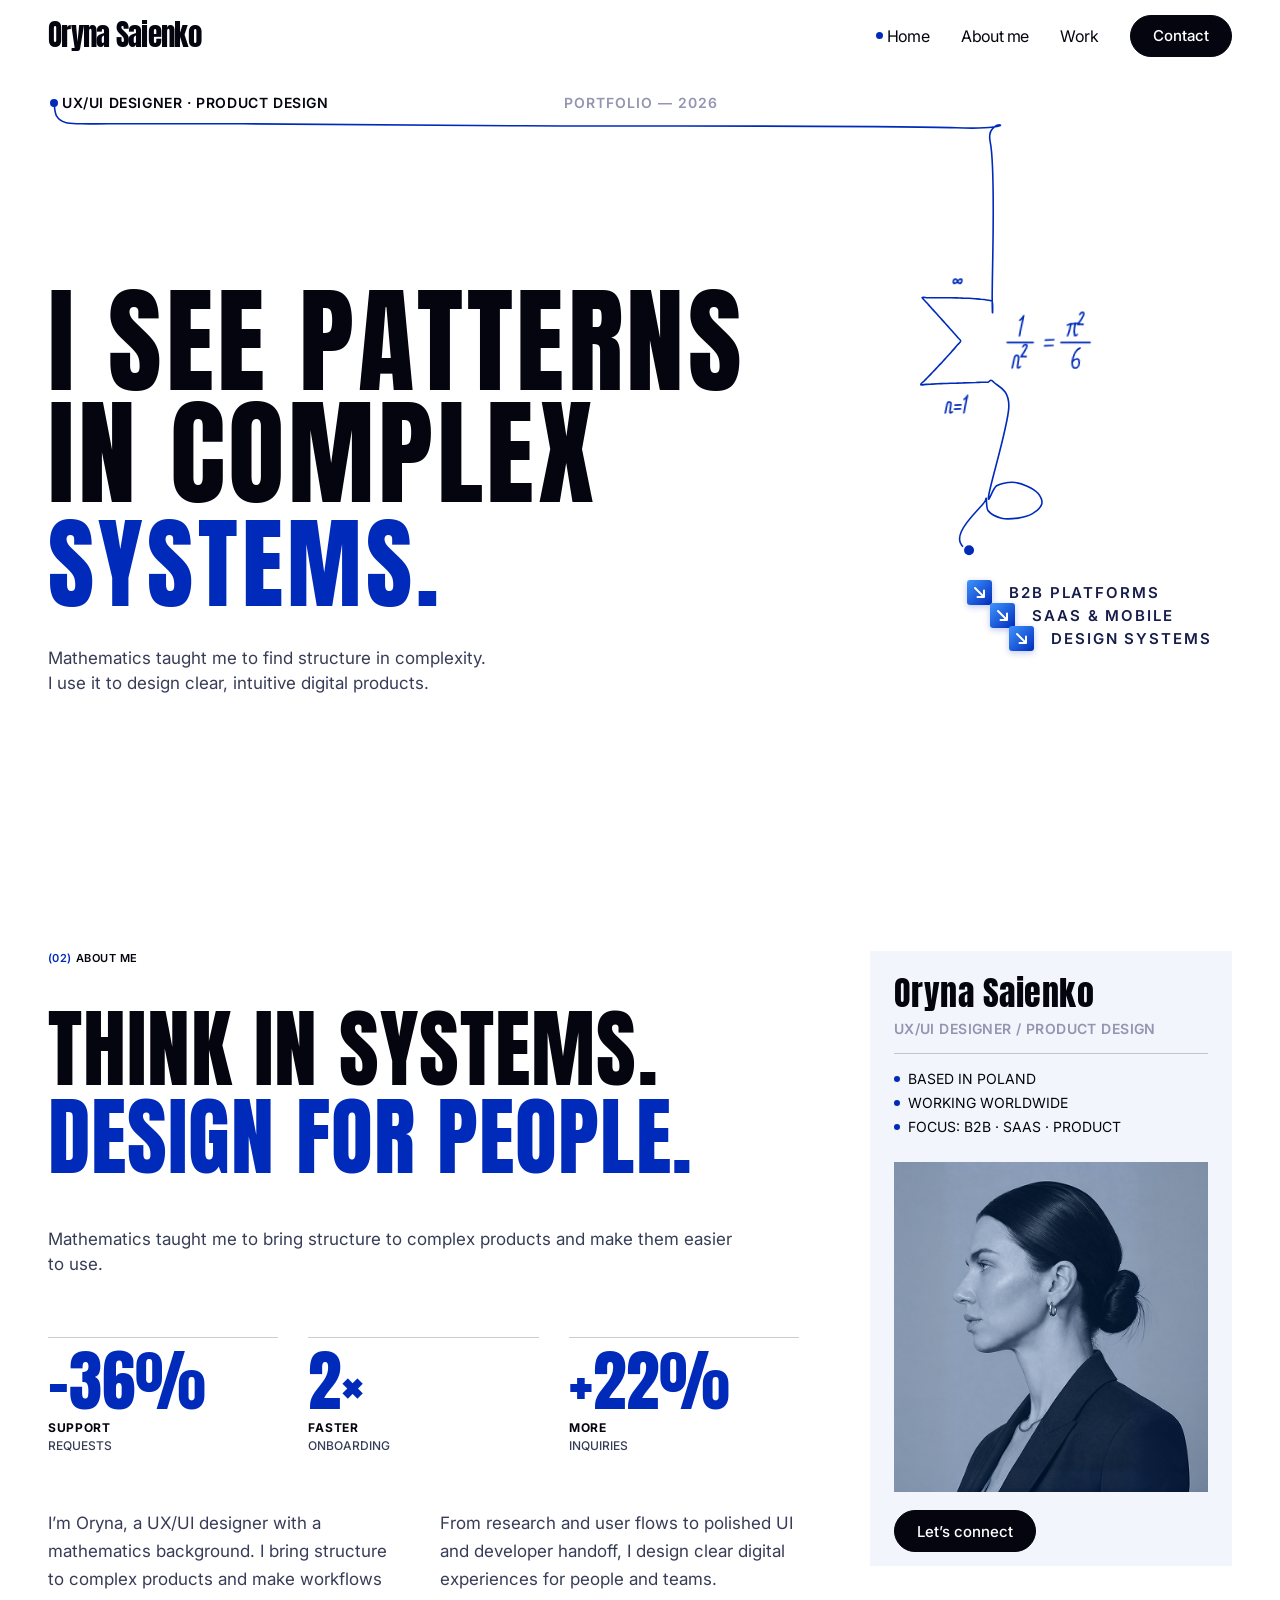
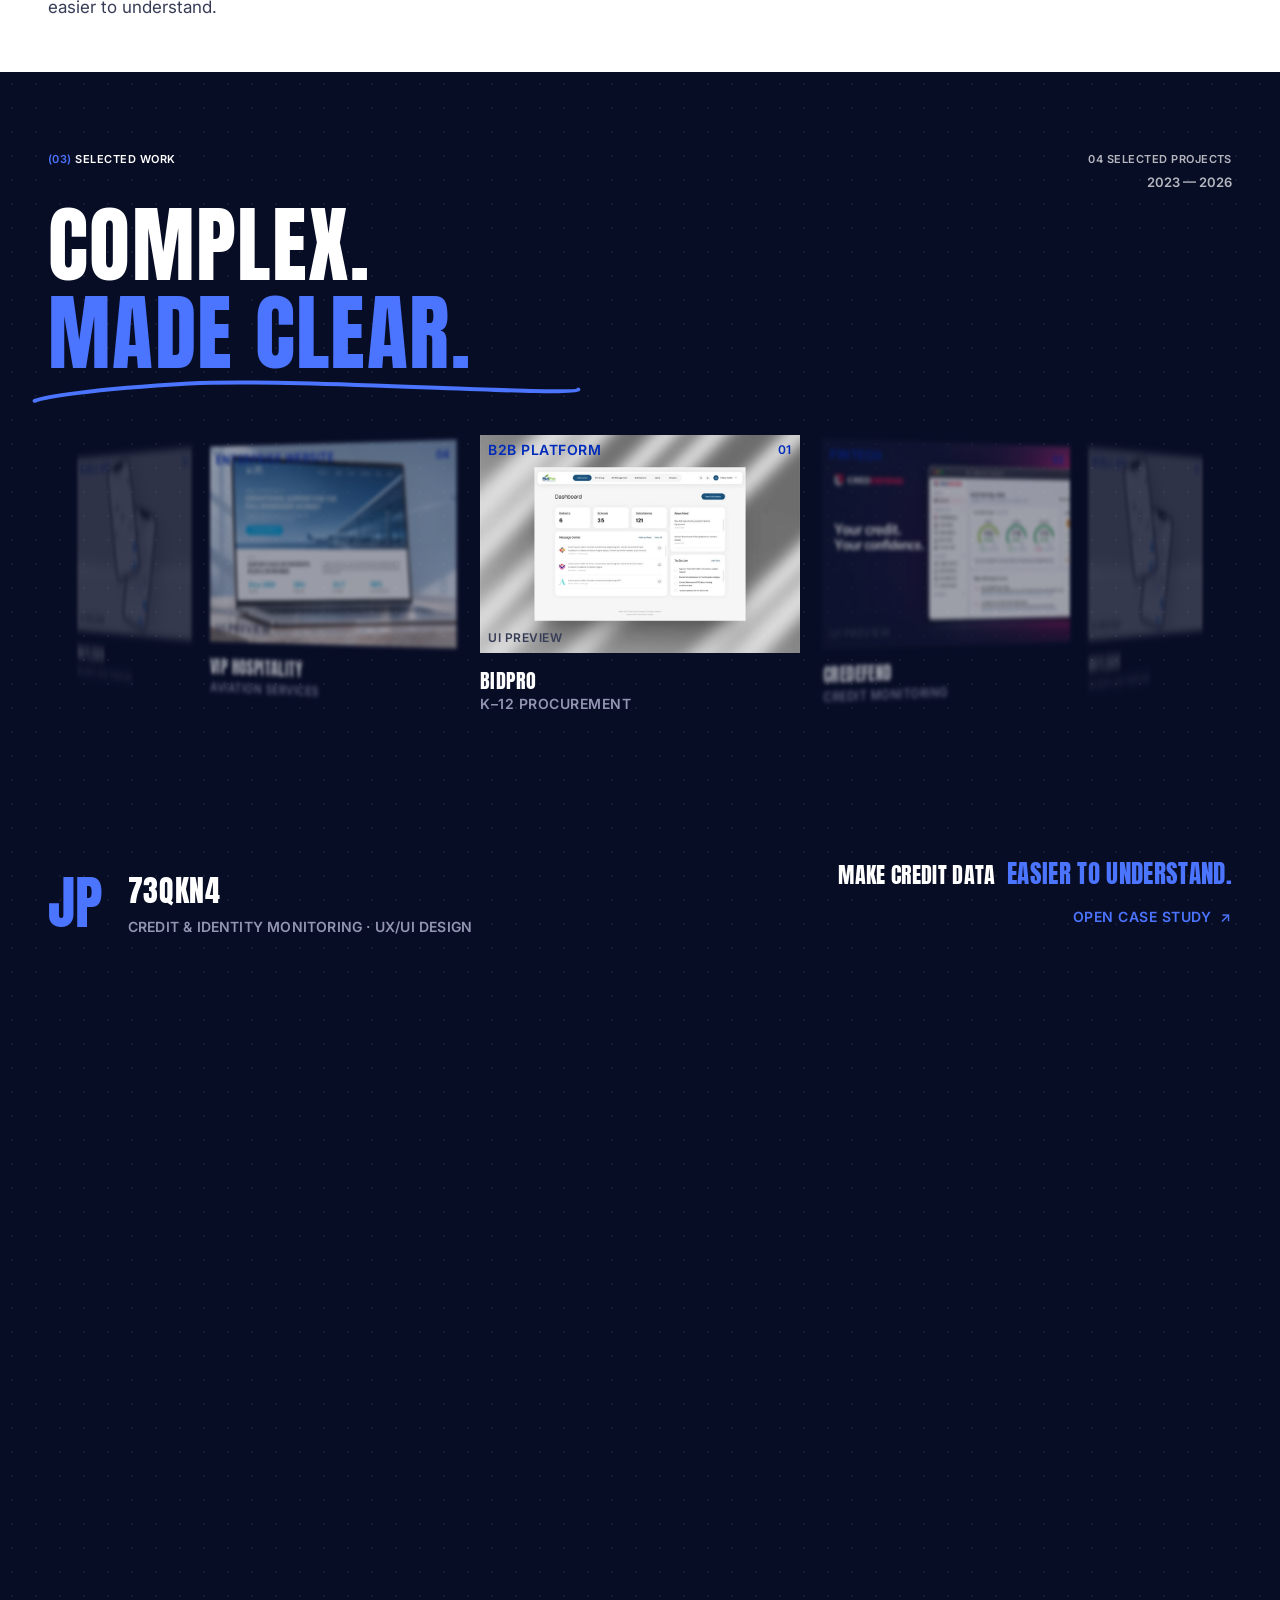
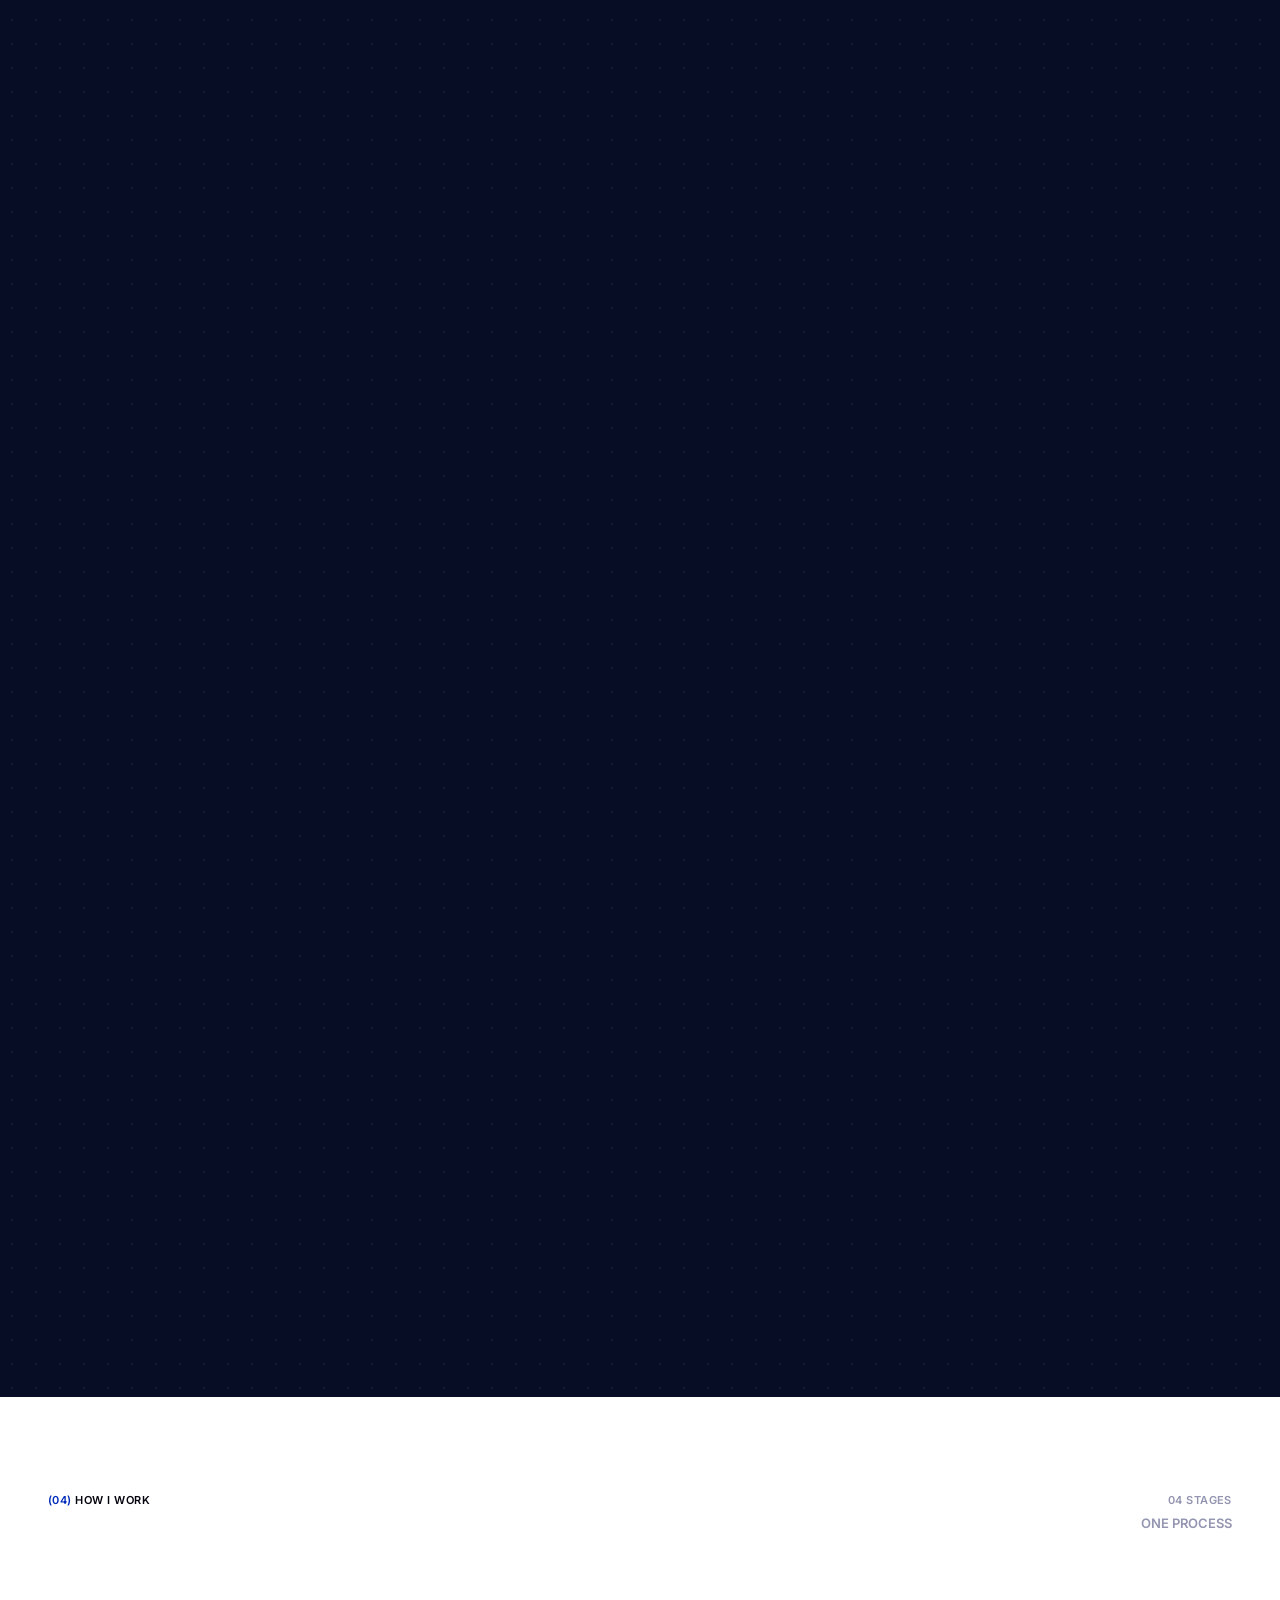
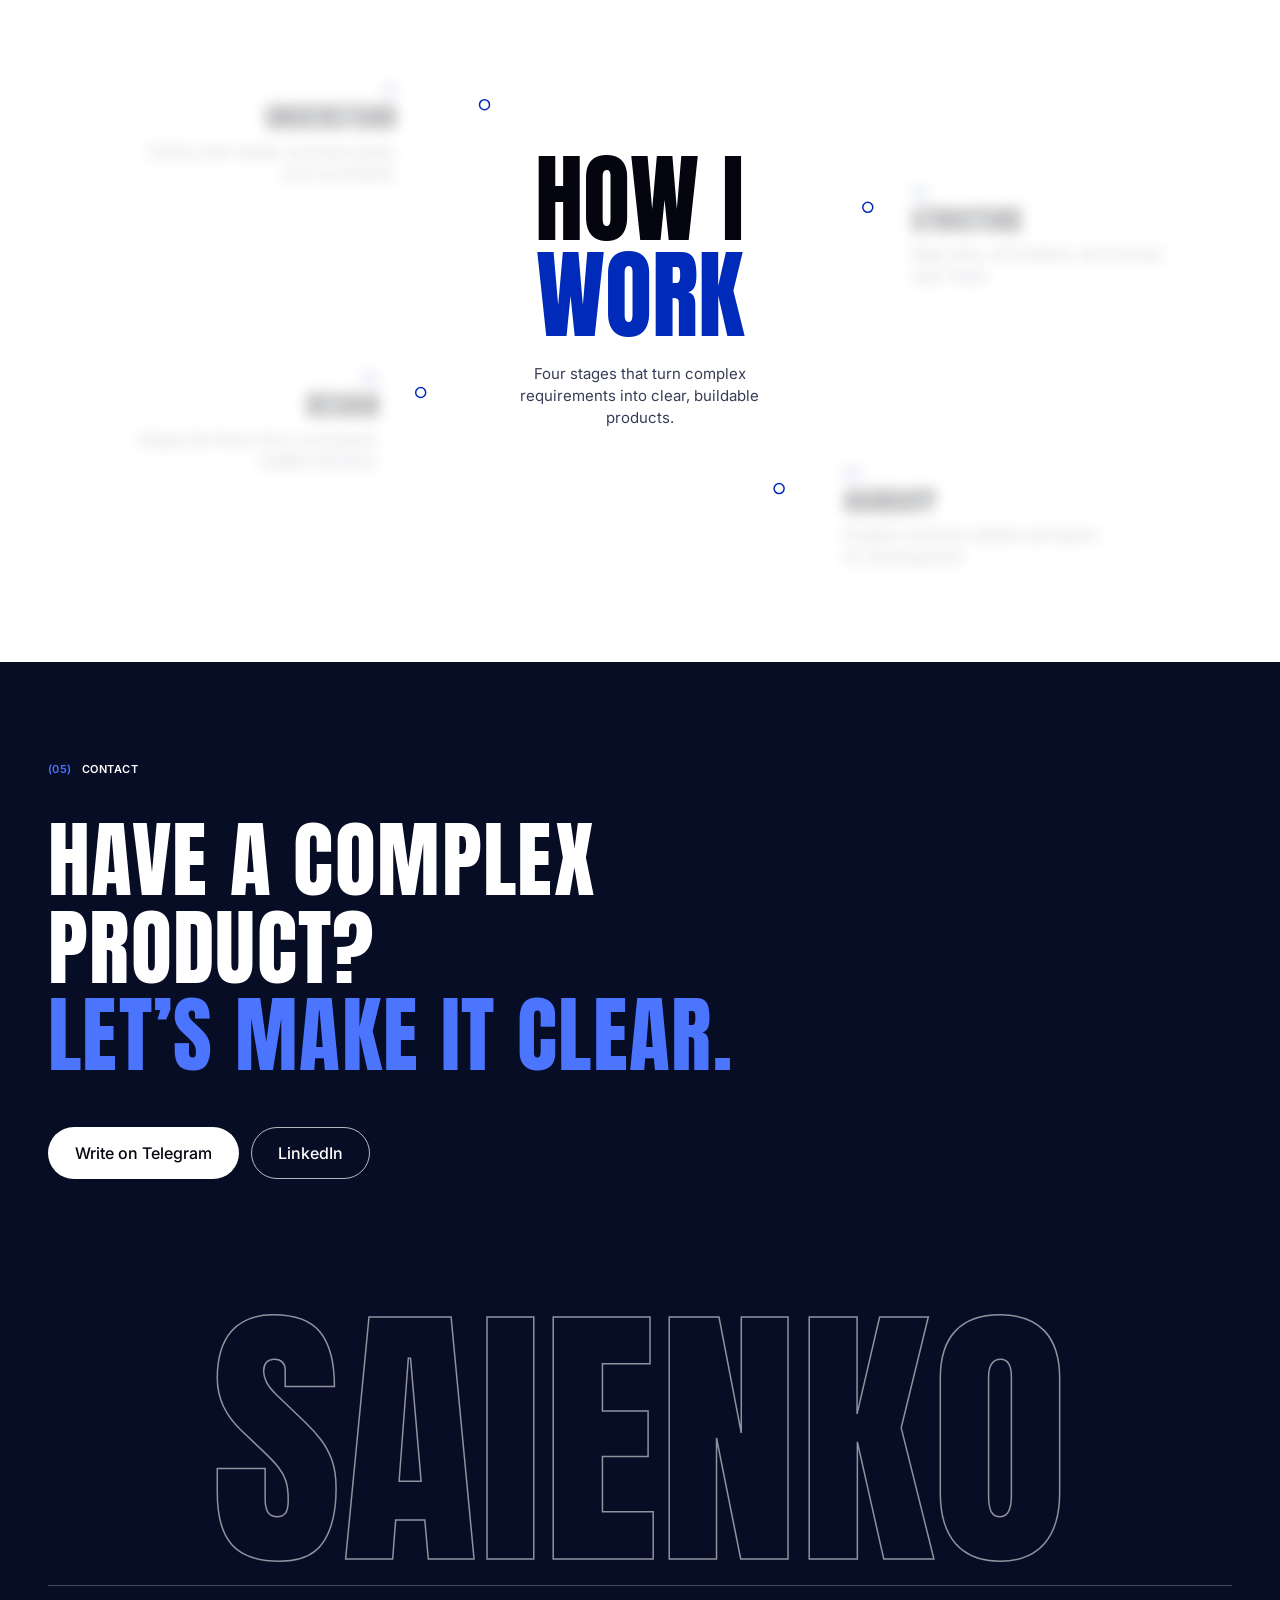
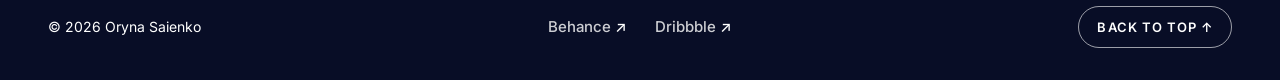
<file: index.html>
<!doctype html>
<html lang="en">
<head>
  <meta charset="utf-8">
  <meta name="viewport" content="width=device-width, initial-scale=1">
  <title>Oryna Saienko — Product Designer</title>
  <meta name="description" content="Oryna Saienko — UX/UI and Product Designer. Mathematics taught me to find structure in complexity; I use it to design clear, intuitive digital products.">
  <meta name="theme-color" content="#FFFFFF">
  <link rel="icon" href="assets/favicon-32.png" sizes="32x32" type="image/png">
  <link rel="icon" href="assets/favicon-192.png" sizes="192x192" type="image/png">
  <link rel="apple-touch-icon" href="assets/apple-touch-icon.png">
  <!-- link previews -->
  <meta property="og:type" content="website">
  <meta property="og:title" content="Oryna Saienko — Product Designer">
  <meta property="og:description" content="Oryna Saienko — UX/UI and Product Designer. Mathematics taught me to find structure in complexity; I use it to design clear, intuitive digital products.">
  <meta property="og:site_name" content="Oryna Saienko">
  <meta property="og:url" content="https://oryna-saienko.vercel.app/">
  <meta property="og:image" content="https://oryna-saienko.vercel.app/assets/og-image.png">
  <meta property="og:image:width" content="1200">
  <meta property="og:image:height" content="630">
  <meta property="og:image:alt" content="Oryna Saienko — I see patterns in complex systems.">
  <meta name="twitter:card" content="summary_large_image">

  <link rel="preconnect" href="https://fonts.googleapis.com">
  <link rel="preconnect" href="https://fonts.gstatic.com" crossorigin>
  <link href="https://fonts.googleapis.com/css2?family=Anton&family=Inter:wght@400;500;600&display=swap" rel="stylesheet">

  <link rel="stylesheet" href="css/style.css">
  <script>
    (function () {
      var d = document.documentElement;
      d.classList.add('js');
      // Loader on every visit, except with reduced motion
      try {
        if (!matchMedia('(prefers-reduced-motion: reduce)').matches) {
          d.classList.add('is-loading');
          // Safety net: never trap the page behind the loader
          setTimeout(function () {
            if (d.classList.contains('is-loading')) {
              d.classList.remove('is-loading');
              document.dispatchEvent(new Event('loader:done'));
            }
          }, 10000);
        }
      } catch (e) {}
    })();
  </script>
  <script src="js/math.js" defer></script>
  <script src="js/main.js" defer></script>
</head>
<body>
  <!-- ===== Loader: Poisson limit theorem, handwritten (js/math.js) ===== -->
  <div class="loader" data-loader aria-hidden="true">
    <div class="loader__bar">
      <span>Oryna Saienko™</span>
      <span>Product Designer</span>
    </div>
    <div class="loader__stage">
      <svg class="loader__svg" data-formula-svg></svg>
    </div>
    <div class="loader__bar loader__bar--bottom">
      <span class="loader__count"><span data-loader-count>1</span><small>%</small></span>
    </div>
  </div>

  <a class="skip-link" href="#main">Skip to content</a>

  <!-- Page-wide grid lines -->
  <div class="page-grid" aria-hidden="true"><div class="container page-grid__inner"></div></div>

  <!-- Scroll-drawn line: built by js/math.js -->
  <svg class="scribble" aria-hidden="true" data-scribble></svg>

  <!-- ===== Navigation ===== -->
  <header class="site-header" data-header>
    <div class="container site-header__inner">
      <a class="logo" href="#top" aria-label="Oryna Saienko — home">
        Oryna Saienko
      </a>

      <nav class="nav" id="site-nav" aria-label="Main" data-nav>
        <ul class="nav__list">
          <li><a class="nav__link is-current" href="#top" aria-current="page">Home</a></li>
          <li><a class="nav__link" href="#about">About me</a></li>
          <li><a class="nav__link" href="#work">Work</a></li>
          <li>
            <a class="nav__link nav__link--circled" href="#contact">
              Contact
            </a>
          </li>
        </ul>
      </nav>

      <button class="nav-toggle" type="button" aria-controls="site-nav" aria-expanded="false" data-nav-toggle>
        <span class="visually-hidden">Menu</span>
        <span class="nav-toggle__bar" aria-hidden="true"></span>
        <span class="nav-toggle__bar" aria-hidden="true"></span>
      </button>
    </div>
  </header>

  <main id="main">
    <!-- ===== Hero ===== -->
    <section class="hero" id="top" aria-labelledby="hero-title">
      <div class="container hero__meta" data-reveal style="--i:0">
        <p class="eyebrow"><span class="eyebrow__dot" aria-hidden="true" data-scribble-start></span>UX/UI Designer · Product Design</p>
        <p class="hero__meta-item">Portfolio — 2026</p>
      </div>

      <div class="container hero__body">
        <div class="hero__display">
          <!-- Letters are split into spans by js/main.js for the hover stretch -->
          <h1 class="hero__title" id="hero-title" data-letters>
            <span class="hero__line">I see patterns</span>
            <span class="hero__line">in complex</span>
            <span class="hero__line hero__line--accent">systems.</span>
          </h1>

          <!-- The scroll line writes ∑ 1/n² = π²/6 here (js/math.js) -->
          <span class="hero__formula" aria-hidden="true" data-hero-glyph data-glyph="sigma" data-label="basel" data-scale="1.9"></span>

          <!-- The scroll line ends on the first tile (js/math.js) -->
          <ul class="hero__focus" aria-label="Focus areas">
            <li data-scribble-target><span class="hero__tile" aria-hidden="true"><svg viewBox="0 0 25 25"><path d="M8 8l9 9M17 10.5V17h-6.5"/></svg></span>B2B platforms</li>
            <li><span class="hero__tile" aria-hidden="true"><svg viewBox="0 0 25 25"><path d="M8 8l9 9M17 10.5V17h-6.5"/></svg></span>SaaS &amp; mobile</li>
            <li><span class="hero__tile" aria-hidden="true"><svg viewBox="0 0 25 25"><path d="M8 8l9 9M17 10.5V17h-6.5"/></svg></span>Design systems</li>
          </ul>
        </div>

        <p class="hero__lead" data-reveal style="--i:2">
          Mathematics taught me to find structure in complexity.<br>
          I use it to design clear, intuitive digital products.
        </p>
      </div>
    </section>

    <!-- ===== About ===== -->
    <section class="about" id="about" aria-labelledby="about-title">
      <div class="container about__grid">
        <div class="about__main">
          <div class="about__label">
            <p class="about__index">(02)<span>About me</span></p>
          </div>

          <!-- the scroll line underlines the second line (js/math.js) -->
          <h2 class="about__title" id="about-title">
            <span class="about__title-line">Think in systems.</span>
            <span class="about__title-line about__title-line--accent" data-scribble-underline>Design for people.</span>
          </h2>

          <p class="about__lead">Mathematics taught me to bring structure to complex products and make them easier to use.</p>

          <ul class="about__stats">
            <!-- numbers count up when they scroll into view (js/main.js) -->
            <li><strong data-count="36" data-prefix="−" data-suffix="%">−36%</strong><span><b>Support</b>requests</span></li>
            <li><strong data-count="2" data-suffix="×">2×</strong><span><b>Faster</b>onboarding</span></li>
            <li data-scribble-circle><strong data-count="22" data-prefix="+" data-suffix="%">+22%</strong><span><b>More</b>inquiries</span></li>
          </ul>

          <div class="about__text">
            <p>I’m Oryna, a UX/UI designer with a mathematics background. I bring structure to complex products and make workflows easier to understand.</p>
            <p>From research and user flows to polished UI and developer handoff, I design clear digital experiences for people and teams.</p>
          </div>
        </div>

        <aside class="profile" aria-label="Profile">
          <p class="profile__name">Oryna Saienko</p>
          <p class="profile__role">UX/UI Designer / Product Design</p>
          <ul class="profile__facts">
            <li>Based in Poland</li>
            <li>Working worldwide</li>
            <li>Focus: B2B · SaaS · Product</li>
          </ul>

          <!-- Halftone lens: a 160px circle under the cursor shows the dotted version -->
          <figure class="profile__photo" data-lens>
            <img src="assets/img/portrait.png" width="382" height="401" alt="Portrait of Oryna Saienko in profile" loading="lazy">
            <img class="profile__photo-dots" src="assets/img/portrait-halftone.png" width="382" height="401" alt="" aria-hidden="true" loading="lazy">
            <span class="profile__lens" aria-hidden="true"></span>
          </figure>

          <a class="profile__connect" href="#contact">
            Let’s connect
          </a>
        </aside>
      </div>
    </section>

    <!-- ===== Selected work =====
         Desktop: the stage pins while you scroll and the cards turn like a drum
         (js/main.js). Phones: a plain swipeable row. -->
    <section class="work" id="work" aria-labelledby="work-title" data-dark data-work>
      <div class="work__stage">
        <div class="container work__inner">
          <div class="work__top">
            <p class="work__label"><span>(03)</span> Selected work</p>
            <p class="work__count">04 selected projects<span>2023 — 2026</span></p>
          </div>

          <h2 class="work__title" id="work-title">
            <span>Complex.</span>
            <span class="work__title-accent">Made clear.</span>
            <svg class="work__underline" viewBox="0 0 648.5 28.8" preserveAspectRatio="none" aria-hidden="true">
              <path d="M.8 27C11.1 22.5 62.2 11.4 184.7 3.5 307.3-4.4 640.2 21.8 646.8 11.8"/>
            </svg>
          </h2>

          <ul class="work__cards" data-work-cards>
            <li class="work-card" data-project='{"num":"01","name":"BIDPRO","scope":"Procurement • Workflows • Enterprise","lead":"From complex workflows","accent":"to clear experiences.","href":"case-studies/bidpro.html"}'>
              <a class="work-card__link" href="case-studies/bidpro.html" aria-label="BIDPRO — K–12 procurement case study">
                <span class="work-card__preview">
                  <img src="assets/img/work/bidpro.jpg" alt="" width="900" height="720" loading="lazy">
                  <span class="work-card__tag">B2B platform<span>01</span></span>
                  <span class="work-card__note">UI preview</span>
                </span>
                <span class="work-card__title">BIDPRO</span>
                <span class="work-card__detail">K–12 procurement</span>
              </a>
            </li>
            <li class="work-card" data-project='{"num":"02","name":"CREDEFEND","scope":"Credit &amp; identity monitoring · UX/UI design","lead":"Make credit data","accent":"easier to understand.","href":"case-studies/credefend.html"}'>
              <a class="work-card__link" href="case-studies/credefend.html" aria-label="CREDEFEND — credit monitoring case study">
                <span class="work-card__preview">
                  <img class="is-left" src="assets/img/work/credefend.jpg" alt="" width="900" height="507" loading="lazy">
                  <span class="work-card__tag">Fintech<span>02</span></span>
                  <span class="work-card__note">UI preview</span>
                </span>
                <span class="work-card__title">CREDEFEND</span>
                <span class="work-card__detail">Credit monitoring</span>
              </a>
            </li>
            <li class="work-card" data-project='{"num":"03","name":"WAYLEADR","scope":"Workplace parking · Mobile app","lead":"A better way to","accent":"park at work.","href":"case-studies/wayleadr.html"}'>
              <a class="work-card__link" href="case-studies/wayleadr.html" aria-label="WAYLEADR — AI parking assistant case study">
                <span class="work-card__preview">
                  <img src="assets/img/work/wayleadr.jpg" alt="" width="900" height="716" loading="lazy">
                  <span class="work-card__tag">Mobile app<span>03</span></span>
                  <span class="work-card__note">UI preview</span>
                </span>
                <span class="work-card__title">WAYLEADR</span>
                <span class="work-card__detail">Workplace parking</span>
              </a>
            </li>
            <li class="work-card" data-project='{"num":"04","name":"VIP HOSPITALITY","scope":"Aviation services · Website redesign","lead":"The people behind","accent":"better airport experiences.","href":"case-studies/vip-hospitality.html"}'>
              <a class="work-card__link" href="case-studies/vip-hospitality.html" aria-label="VIP Hospitality — aviation support website case study">
                <span class="work-card__preview">
                  <img src="assets/img/work/vip-hospitality.jpg" alt="" width="900" height="507" loading="lazy">
                  <span class="work-card__tag">Enterprise website<span>04</span></span>
                  <span class="work-card__note">UI preview</span>
                </span>
                <span class="work-card__title">VIP HOSPITALITY</span>
                <span class="work-card__detail">Aviation services</span>
              </a>
            </li>
          </ul>

          <!-- the project in front; text swaps (with a scramble) as the cards turn -->
          <div class="work__featured" aria-live="polite">
            <div class="work__meta">
              <p class="work__num" data-work-num>01</p>
              <div>
                <p class="work__name" data-work-name>BIDPRO</p>
                <p class="work__scope" data-work-scope>Procurement • Workflows • Enterprise</p>
              </div>
            </div>
            <div class="work__statement">
              <p class="work__headline"><span data-work-lead>From complex workflows</span> <span class="work__headline-accent" data-work-accent>to clear experiences.</span></p>
              <a class="work__case" href="case-studies/bidpro.html" data-work-link>Open case study&nbsp;&nbsp;↗</a>
            </div>
          </div>
        </div>
      </div>
    </section>

    <!-- ===== How I work =====
         The scroll line comes in at the top of the ring and draws its left half
         (js/math.js); the right half is drawn in step with it (js/main.js).
         Each stage sharpens out of a blur as the line reaches its node. -->
    <section class="how" id="process" aria-labelledby="how-title" data-how>
      <div class="container">
        <div class="how__top">
          <p class="how__label"><span>(04)</span> How I work</p>
          <p class="how__count">04 stages<span>One process</span></p>
        </div>

        <div class="how__ring" data-how-ring>
          <svg class="how__svg" aria-hidden="true" focusable="false" data-how-svg></svg>

          <div class="how__center">
            <h2 class="how__title" id="how-title"><span>How I</span> <span>work</span></h2>
            <p class="how__lead">Four stages that turn complex requirements into clear, buildable products.</p>          </div>

          <ol class="how__steps">
            <li class="how-step" data-side="left" data-angle="40">
              <span class="how-step__num">01</span>
              <h3 class="how-step__name">Understand</h3>
              <p class="how-step__text">Clarify user needs, business goals, and constraints.</p>
            </li>
            <li class="how-step" data-side="right" data-angle="70">
              <span class="how-step__num">02</span>
              <h3 class="how-step__name">Structure</h3>
              <p class="how-step__text">Map roles, information, and the key user flows.</p>
            </li>
            <li class="how-step" data-side="left" data-angle="115">
              <span class="how-step__num">03</span>
              <h3 class="how-step__name">Design</h3>
              <p class="how-step__text">Shape the flows into a consistent, usable interface.</p>
            </li>
            <li class="how-step" data-side="right" data-angle="145">
              <span class="how-step__num">04</span>
              <h3 class="how-step__name">Handoff</h3>
              <p class="how-step__text">Prepare interface details and specs for development.</p>
            </li>
          </ol>
        </div>
      </div>
    </section>

    <!-- ===== Contact (draft) ===== -->
    <section class="section section--dark contact" id="contact" aria-labelledby="contact-title" data-dark>
      <div class="container">
        <p class="section-label"><span class="section-label__num">(05)</span> Contact</p>
        <div class="contact__grid">
          <div>
            <h2 class="contact__title" id="contact-title">
              <span>Have a complex</span>
              <span>product?</span>
              <span class="contact__title-accent">Let’s make it clear.</span>
            </h2>
            <div class="contact__actions">
              <a class="btn btn--light" href="https://t.me/arinasaienko" target="_blank" rel="noopener">Write on Telegram</a>
              <a class="btn btn--outline-light" href="https://www.linkedin.com/in/oruna-saienko-ui-uxdesigner" target="_blank" rel="noopener">LinkedIn</a>
            </div>
          </div>
          <div class="glyph-zone glyph-zone--tall" data-glyph="partial" data-label="partial"></div>
        </div>

        <p class="contact__wordmark" aria-hidden="true" data-letters>Saienko</p>

        <div class="contact__footer">
          <p>© 2026 Oryna Saienko</p>
          <ul class="socials socials--light" aria-label="Social profiles">
            <li><a href="https://www.behance.net/231b2000" target="_blank" rel="noopener">Behance</a></li>
            <li><a href="https://dribbble.com/Arina_Saienko" target="_blank" rel="noopener">Dribbble</a></li>
          </ul>
          <a class="back-top" href="#top" data-scribble-end>Back to top ↑</a>
        </div>
      </div>
    </section>
  </main>
</body>
</html>
</file>
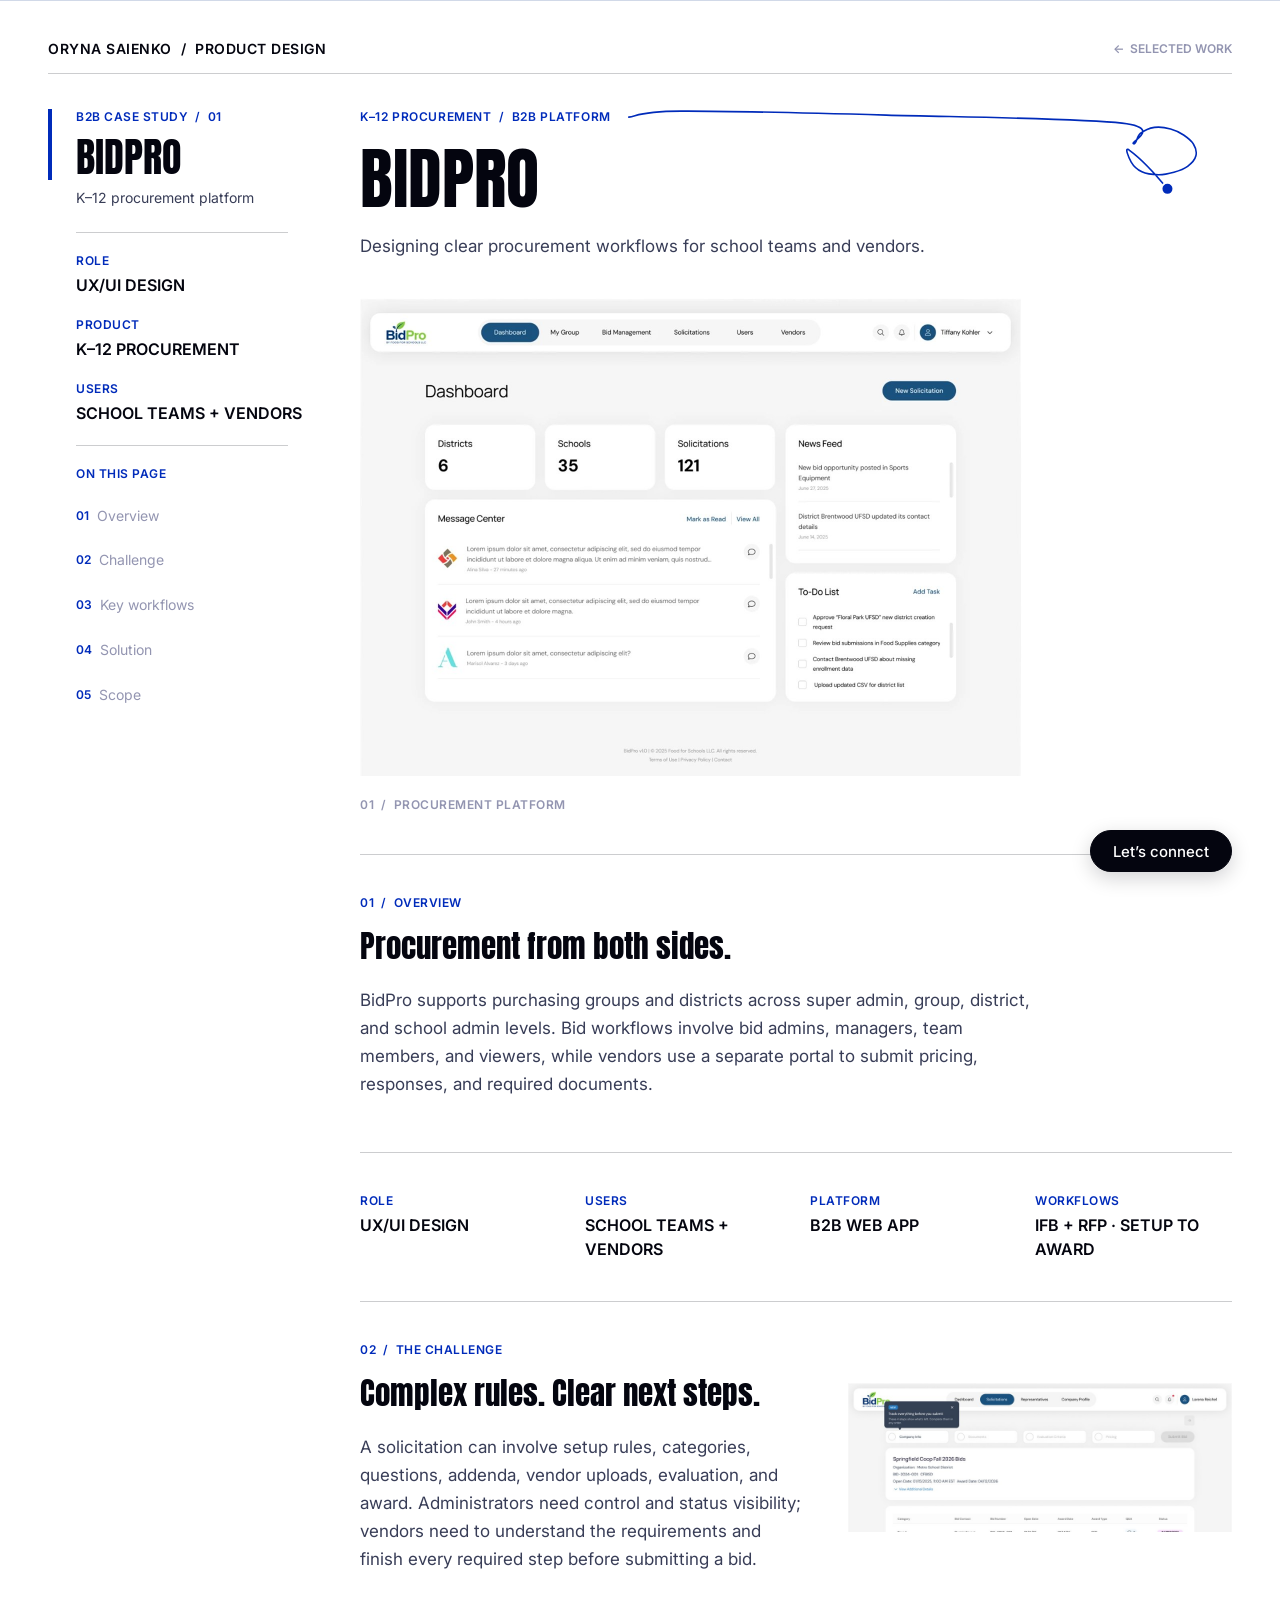
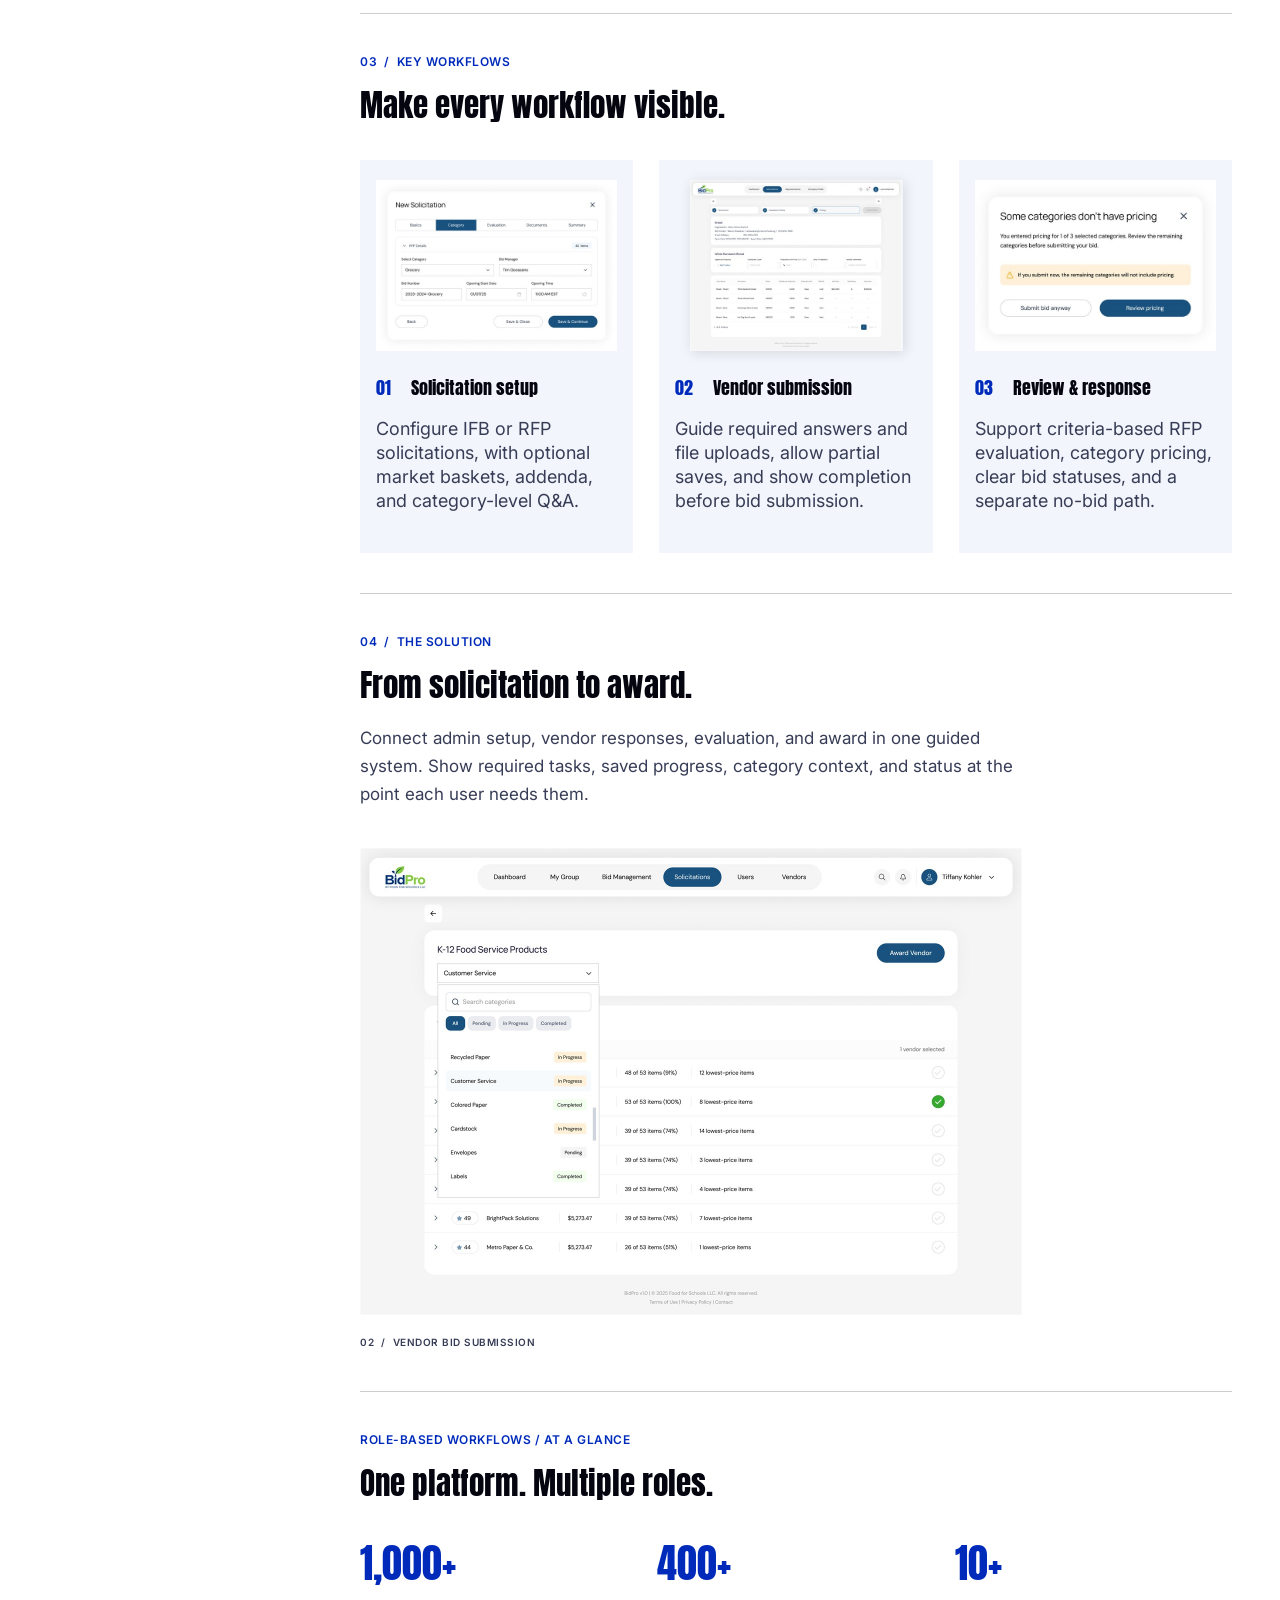
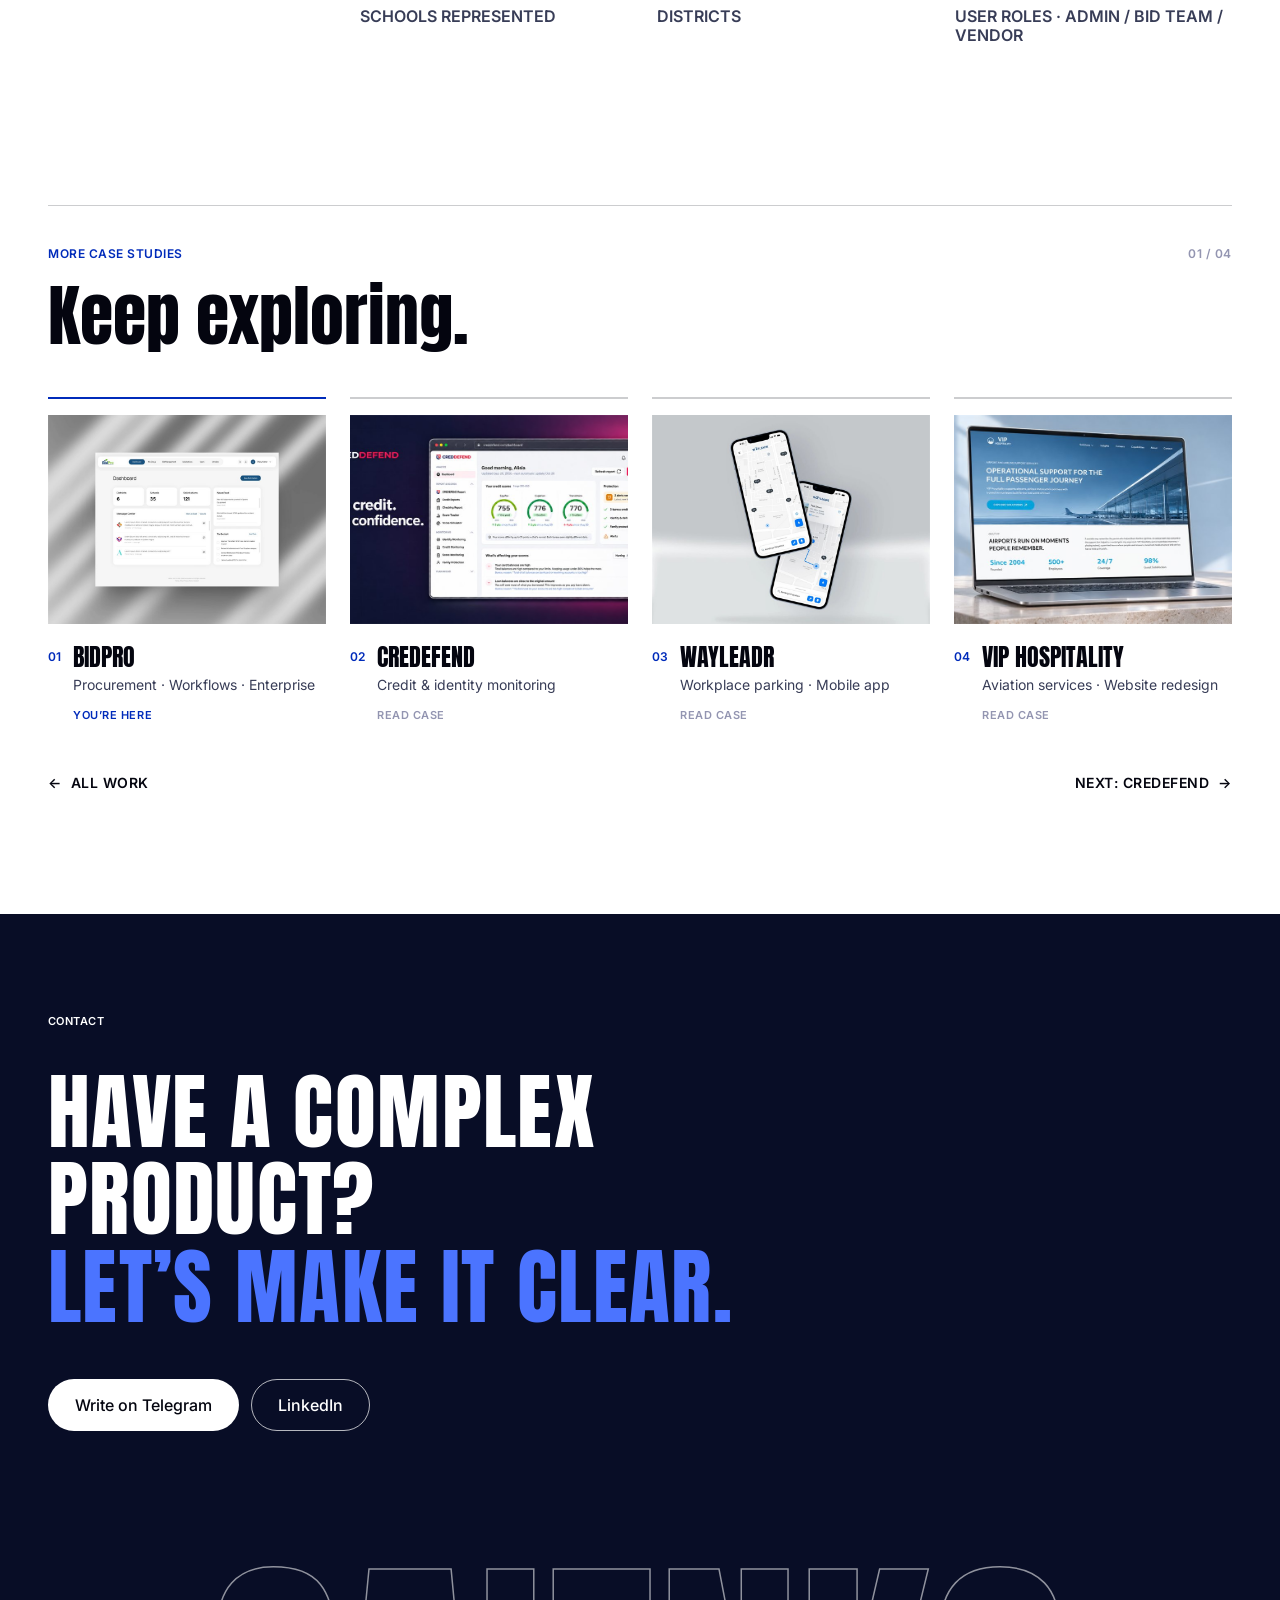
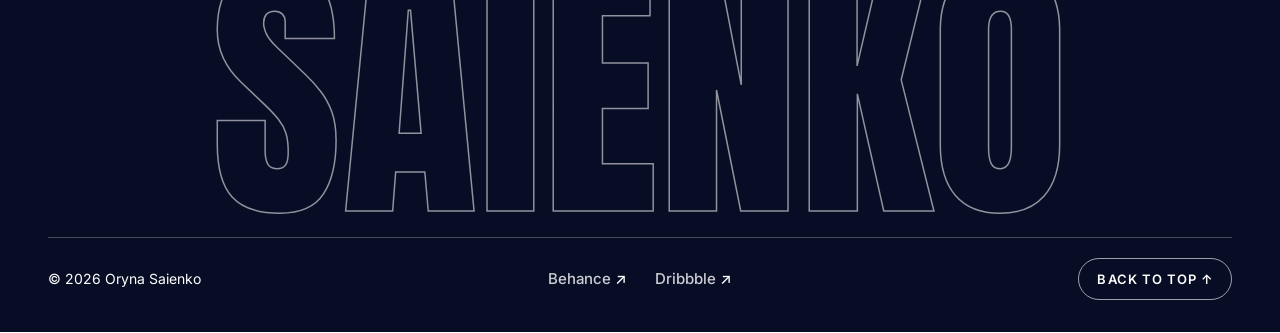
<file: case-studies/bidpro.html>
<!doctype html>
<html lang="en">
<head>
  <meta charset="utf-8">
  <meta name="viewport" content="width=device-width, initial-scale=1">
  <title>BIDPRO — K–12 procurement platform · Oryna Saienko</title>
  <meta name="description" content="BidPro case study: designing clear procurement workflows for school teams and vendors. UX/UI design by Oryna Saienko.">
  <meta name="theme-color" content="#FFFFFF">
  <link rel="icon" href="../assets/favicon-32.png" sizes="32x32" type="image/png">
  <link rel="icon" href="../assets/favicon-192.png" sizes="192x192" type="image/png">
  <link rel="apple-touch-icon" href="../assets/apple-touch-icon.png">
  <!-- link previews -->
  <meta property="og:type" content="website">
  <meta property="og:title" content="BIDPRO — K–12 procurement platform · Oryna Saienko">
  <meta property="og:description" content="BidPro case study: designing clear procurement workflows for school teams and vendors. UX/UI design by Oryna Saienko.">
  <meta property="og:site_name" content="Oryna Saienko">
  <meta property="og:url" content="https://oryna-saienko.vercel.app/case-studies/bidpro.html">
  <meta property="og:image" content="https://oryna-saienko.vercel.app/assets/og-image.png">
  <meta property="og:image:width" content="1200">
  <meta property="og:image:height" content="630">
  <meta property="og:image:alt" content="Oryna Saienko — I see patterns in complex systems.">
  <meta name="twitter:card" content="summary_large_image">

  <link rel="preconnect" href="https://fonts.googleapis.com">
  <link rel="preconnect" href="https://fonts.gstatic.com" crossorigin>
  <link href="https://fonts.googleapis.com/css2?family=Anton&family=Inter:wght@400;500;600&display=swap" rel="stylesheet">

  <link rel="stylesheet" href="../css/style.css">
  <link rel="stylesheet" href="../css/case.css">
  <script>document.documentElement.classList.add('js');</script>
  <script src="../js/math.js" defer></script>
  <script src="../js/case.js" defer></script>
</head>
<body class="case-page">
  <a class="skip-link" href="#main">Skip to content</a>

  <!-- the line drawn as you scroll, with formulas (js/math.js) -->
  <svg class="scribble" data-scribble aria-hidden="true" focusable="false"></svg>

  <header class="case-top" id="top">
    <div class="container case-top__inner">
      <a class="case-top__brand" href="../index.html">Oryna Saienko&nbsp;&nbsp;/&nbsp;&nbsp;Product design</a>
      <a class="case-top__back" href="../index.html#work">←&nbsp;&nbsp;Selected work</a>
    </div>
  </header>

  <div class="container case">
    <!-- ===== Rail: project identity + on-this-page ===== -->
    <aside class="case-rail" aria-label="Project">
      <div class="case-rail__sticky">
        <div class="case-rail__id">
          <p class="case-label">B2B case study&nbsp;&nbsp;/&nbsp;&nbsp;01</p>
          <p class="case-rail__title">BIDPRO</p>
          <p class="case-rail__caption">K–12 procurement platform</p>
        </div>

        <dl class="case-rail__meta">
          <div><dt class="case-label">Role</dt><dd>UX/UI design</dd></div>
          <div><dt class="case-label">Product</dt><dd>K–12 procurement</dd></div>
          <div><dt class="case-label">Users</dt><dd>School teams + vendors</dd></div>
        </dl>

        <nav class="case-toc" aria-label="On this page">
          <p class="case-label">On this page</p>
          <ol>
            <li><a href="#overview" data-toc><span>01</span>Overview</a></li>
            <li><a href="#challenge" data-toc><span>02</span>Challenge</a></li>
            <li><a href="#workflows" data-toc><span>03</span>Key workflows</a></li>
            <li><a href="#solution" data-toc><span>04</span>Solution</a></li>
            <li><a href="#scope" data-toc><span>05</span>Scope</a></li>
          </ol>
        </nav>
      </div>

      <a class="profile__connect case-rail__connect" href="../index.html#contact">
        Let’s connect
      </a>
    </aside>

    <main class="case-main" id="main">
      <!-- ===== Hero ===== -->
      <section class="case-hero" aria-labelledby="case-title">
        <p class="case-label">K–12 procurement&nbsp;&nbsp;/&nbsp;&nbsp;B2B platform</p>
        <h1 class="case-hero__title" id="case-title" data-letters>BIDPRO</h1>
        <p class="case-hero__summary">Designing clear procurement workflows for school teams and vendors.</p>
        <div class="case-row case-row--hero">
          <figure class="case-figure case-figure--hero">
            <img src="../assets/img/bidpro/hero.jpg" width="1324" height="956" alt="BidPro dashboard with district, school and solicitation counts, a message centre, news feed and to-do list">
            <figcaption>01&nbsp;&nbsp;/&nbsp;&nbsp;Procurement platform</figcaption>
          </figure>
          <span class="case-glyph" data-glyph="integral" data-label="gauss" aria-hidden="true"></span>
        </div>
      </section>

      <!-- ===== 01 Overview ===== -->
      <section class="case-section" id="overview" aria-labelledby="overview-title">
        <p class="case-label">01&nbsp;&nbsp;/&nbsp;&nbsp;Overview</p>
        <h2 class="case-heading" id="overview-title">Procurement from both sides.</h2>
        <div class="case-row">
          <p class="case-body">BidPro supports purchasing groups and districts across super admin, group, district, and school admin levels. Bid workflows involve bid admins, managers, team members, and viewers, while vendors use a separate portal to submit pricing, responses, and required documents.</p>
          <span class="case-glyph case-glyph--short" data-glyph="log" data-label="log" aria-hidden="true"></span>
        </div>
      </section>

      <dl class="case-facts">
        <div><dt class="case-label">Role</dt><dd>UX/UI design</dd></div>
        <div><dt class="case-label">Users</dt><dd>School teams + vendors</dd></div>
        <div><dt class="case-label">Platform</dt><dd>B2B web app</dd></div>
        <div><dt class="case-label">Workflows</dt><dd>IFB + RFP · setup to award</dd></div>
      </dl>

      <!-- ===== 02 Challenge ===== -->
      <section class="case-section case-split" id="challenge" aria-labelledby="challenge-title">
        <div class="case-split__text">
          <p class="case-label">02&nbsp;&nbsp;/&nbsp;&nbsp;The challenge</p>
          <h2 class="case-heading" id="challenge-title">Complex rules. Clear next steps.</h2>
          <p class="case-body">A solicitation can involve setup rules, categories, questions, addenda, vendor uploads, evaluation, and award. Administrators need control and status visibility; vendors need to understand the requirements and finish every required step before submitting a bid.</p>
        </div>
        <img class="case-split__image" src="../assets/img/bidpro/challenge.jpg" width="960" height="374" alt="Solicitations table with a tooltip explaining a bid status" loading="lazy">
      </section>

      <!-- ===== 03 Key workflows ===== -->
      <section class="case-section case-section--ruled" id="workflows" aria-labelledby="workflows-title">
        <p class="case-label">03&nbsp;&nbsp;/&nbsp;&nbsp;Key workflows</p>
        <h2 class="case-heading" id="workflows-title">Make every workflow visible.</h2>
        <ol class="case-cards">
          <li class="case-card">
            <div class="case-card__media">
              <img src="../assets/img/bidpro/setup.jpg" width="624" height="440" alt="New solicitation dialog on the category step" loading="lazy">
            </div>
            <h3 class="case-card__title"><span>01</span>Solicitation setup</h3>
            <p>Configure IFB or RFP solicitations, with optional market baskets, addenda, and category-level Q&amp;A.</p>
          </li>
          <li class="case-card">
            <div class="case-card__media case-card__media--inset">
              <img src="../assets/img/bidpro/vendor.jpg" width="550" height="441" alt="Vendor bid form with required answers and uploads" loading="lazy">
            </div>
            <h3 class="case-card__title"><span>02</span>Vendor submission</h3>
            <p>Guide required answers and file uploads, allow partial saves, and show completion before bid submission.</p>
          </li>
          <li class="case-card">
            <div class="case-card__media">
              <img src="../assets/img/bidpro/review.jpg" width="624" height="440" alt="Warning that some categories don’t have pricing yet" loading="lazy">
            </div>
            <h3 class="case-card__title"><span>03</span>Review &amp; response</h3>
            <p>Support criteria-based RFP evaluation, category pricing, clear bid statuses, and a separate no-bid path.</p>
          </li>
        </ol>
      </section>

      <!-- ===== 04 Solution ===== -->
      <section class="case-section case-section--ruled" id="solution" aria-labelledby="solution-title">
        <p class="case-label">04&nbsp;&nbsp;/&nbsp;&nbsp;The solution</p>
        <h2 class="case-heading" id="solution-title">From solicitation to award.</h2>
        <p class="case-body">Connect admin setup, vendor responses, evaluation, and award in one guided system. Show required tasks, saved progress, category context, and status at the point each user needs them.</p>
        <div class="case-row">
          <figure class="case-figure case-figure--solution">
            <img src="../assets/img/bidpro/solution.jpg" width="1324" height="934" alt="K–12 Food Service Products solicitation with category statuses and vendor pricing progress" loading="lazy">
            <figcaption class="case-figure__note">02&nbsp;&nbsp;/&nbsp;&nbsp;Vendor bid submission</figcaption>
          </figure>
          <span class="case-glyph" data-glyph="sigma" data-label="basel" aria-hidden="true"></span>
        </div>
      </section>

      <!-- ===== 05 Scope ===== -->
      <section class="case-section case-section--ruled" id="scope" aria-labelledby="scope-title">
        <p class="case-label">Role-based workflows / at a glance</p>
        <h2 class="case-heading" id="scope-title">One platform. Multiple roles.</h2>
        <ul class="case-stats">
          <li><strong data-slot>1,000+</strong><span>Schools represented</span></li>
          <li><strong data-slot>400+</strong><span>Districts</span></li>
          <li><strong data-slot>10+</strong><span>User roles · admin / bid team / vendor</span></li>
        </ul>
      </section>
    </main>
  </div>

  <!-- ===== Other case studies ===== -->
  <section class="case-next" aria-labelledby="next-title">
    <div class="container">
      <div class="case-next__top">
        <p class="case-label">More case studies</p>
        <p class="case-label case-next__count">01&nbsp;/&nbsp;04</p>
      </div>
      <h2 class="case-next__title" id="next-title">Keep exploring.</h2>
      <ol class="case-switch">
        <li>
          <a class="case-switch__item is-current" href="bidpro.html" aria-current="page">
            <span class="case-switch__media"><img src="../assets/img/work/bidpro.jpg" alt="" width="900" height="720" loading="lazy"></span>
            <span class="case-switch__num">01</span>
            <span class="case-switch__name">BIDPRO</span>
            <span class="case-switch__scope">Procurement · Workflows · Enterprise</span>
            <span class="case-switch__tag">You’re here</span>
          </a>
        </li>
        <li>
          <a class="case-switch__item" href="credefend.html">
            <span class="case-switch__media"><img src="../assets/img/work/credefend.jpg" alt="" width="900" height="507" loading="lazy"></span>
            <span class="case-switch__num">02</span>
            <span class="case-switch__name">CREDEFEND</span>
            <span class="case-switch__scope">Credit &amp; identity monitoring</span>
            <span class="case-switch__tag">Read case</span>
          </a>
        </li>
        <li>
          <a class="case-switch__item" href="wayleadr.html">
            <span class="case-switch__media"><img src="../assets/img/work/wayleadr.jpg" alt="" width="900" height="716" loading="lazy"></span>
            <span class="case-switch__num">03</span>
            <span class="case-switch__name">WAYLEADR</span>
            <span class="case-switch__scope">Workplace parking · Mobile app</span>
            <span class="case-switch__tag">Read case</span>
          </a>
        </li>
        <li>
          <a class="case-switch__item" href="vip-hospitality.html">
            <span class="case-switch__media"><img src="../assets/img/work/vip-hospitality.jpg" alt="" width="900" height="507" loading="lazy"></span>
            <span class="case-switch__num">04</span>
            <span class="case-switch__name">VIP HOSPITALITY</span>
            <span class="case-switch__scope">Aviation services · Website redesign</span>
            <span class="case-switch__tag">Read case</span>
          </a>
        </li>
      </ol>
      <div class="case-next__nav">
        <a class="case-next__arrow" href="../index.html#work">←&nbsp;&nbsp;All work</a>
        <a class="case-next__arrow" href="credefend.html">Next: CREDEFEND&nbsp;&nbsp;→</a>
      </div>
    </div>
  </section>

  <!-- ===== Footer: the same contact block as the home page ===== -->
  <footer class="section section--dark contact case-footer" aria-labelledby="footer-title" data-dark>
    <div class="container">
      <p class="section-label">Contact</p>
      <div class="contact__grid">
        <div>
          <h2 class="contact__title" id="footer-title">
            <span>Have a complex</span>
            <span>product?</span>
            <span class="contact__title-accent">Let’s make it clear.</span>
          </h2>
          <div class="contact__actions">
            <a class="btn btn--light" href="https://t.me/arinasaienko" target="_blank" rel="noopener">Write on Telegram</a>
            <a class="btn btn--outline-light" href="https://www.linkedin.com/in/oruna-saienko-ui-uxdesigner" target="_blank" rel="noopener">LinkedIn</a>
          </div>
        </div>
        <div class="glyph-zone glyph-zone--tall" data-glyph="partial" data-label="partial" aria-hidden="true"></div>
      </div>

      <p class="contact__wordmark" aria-hidden="true" data-letters>Saienko</p>

      <div class="contact__footer">
        <p>© 2026 Oryna Saienko</p>
        <ul class="socials socials--light" aria-label="Social profiles">
          <li><a href="https://www.behance.net/231b2000" target="_blank" rel="noopener">Behance</a></li>
          <li><a href="https://dribbble.com/Arina_Saienko" target="_blank" rel="noopener">Dribbble</a></li>
        </ul>
        <a class="back-top" href="#top" data-scribble-end>Back to top ↑</a>
      </div>
    </div>
  </footer>
</body>
</html>
</file>
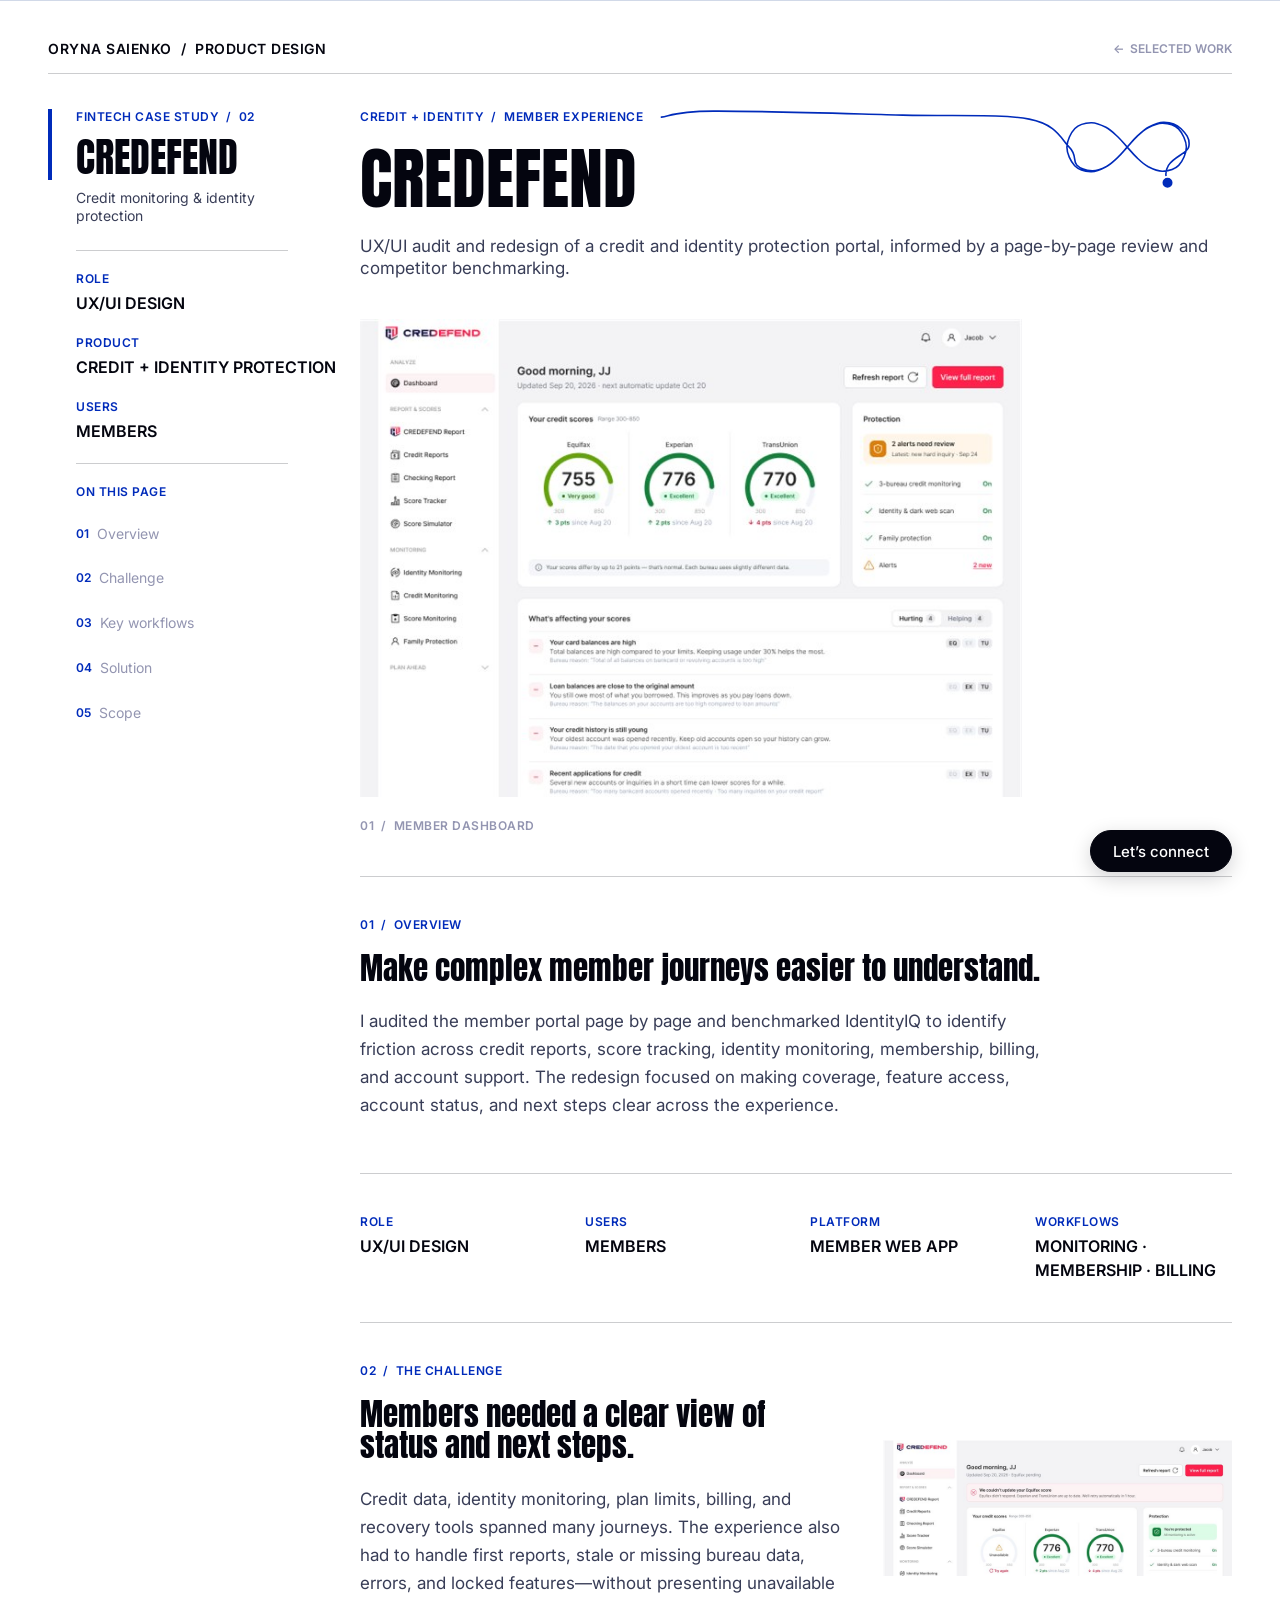
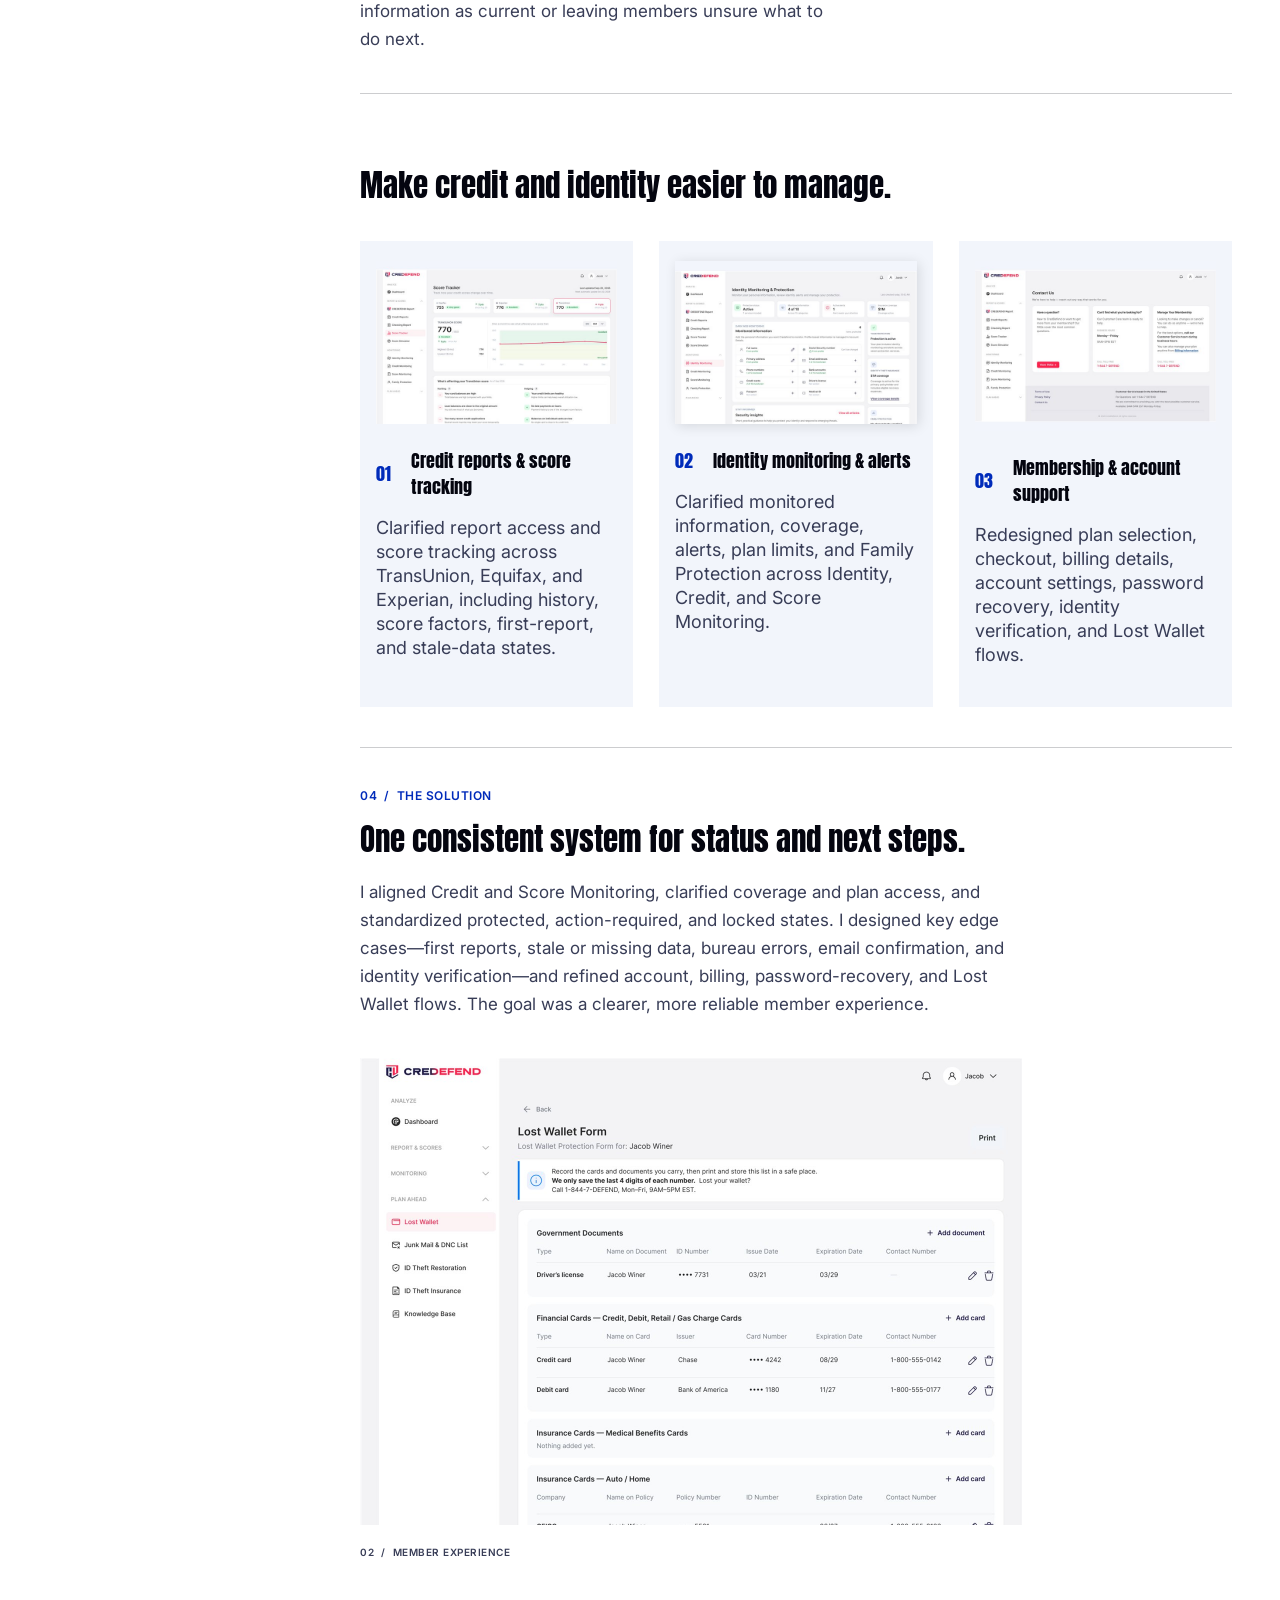
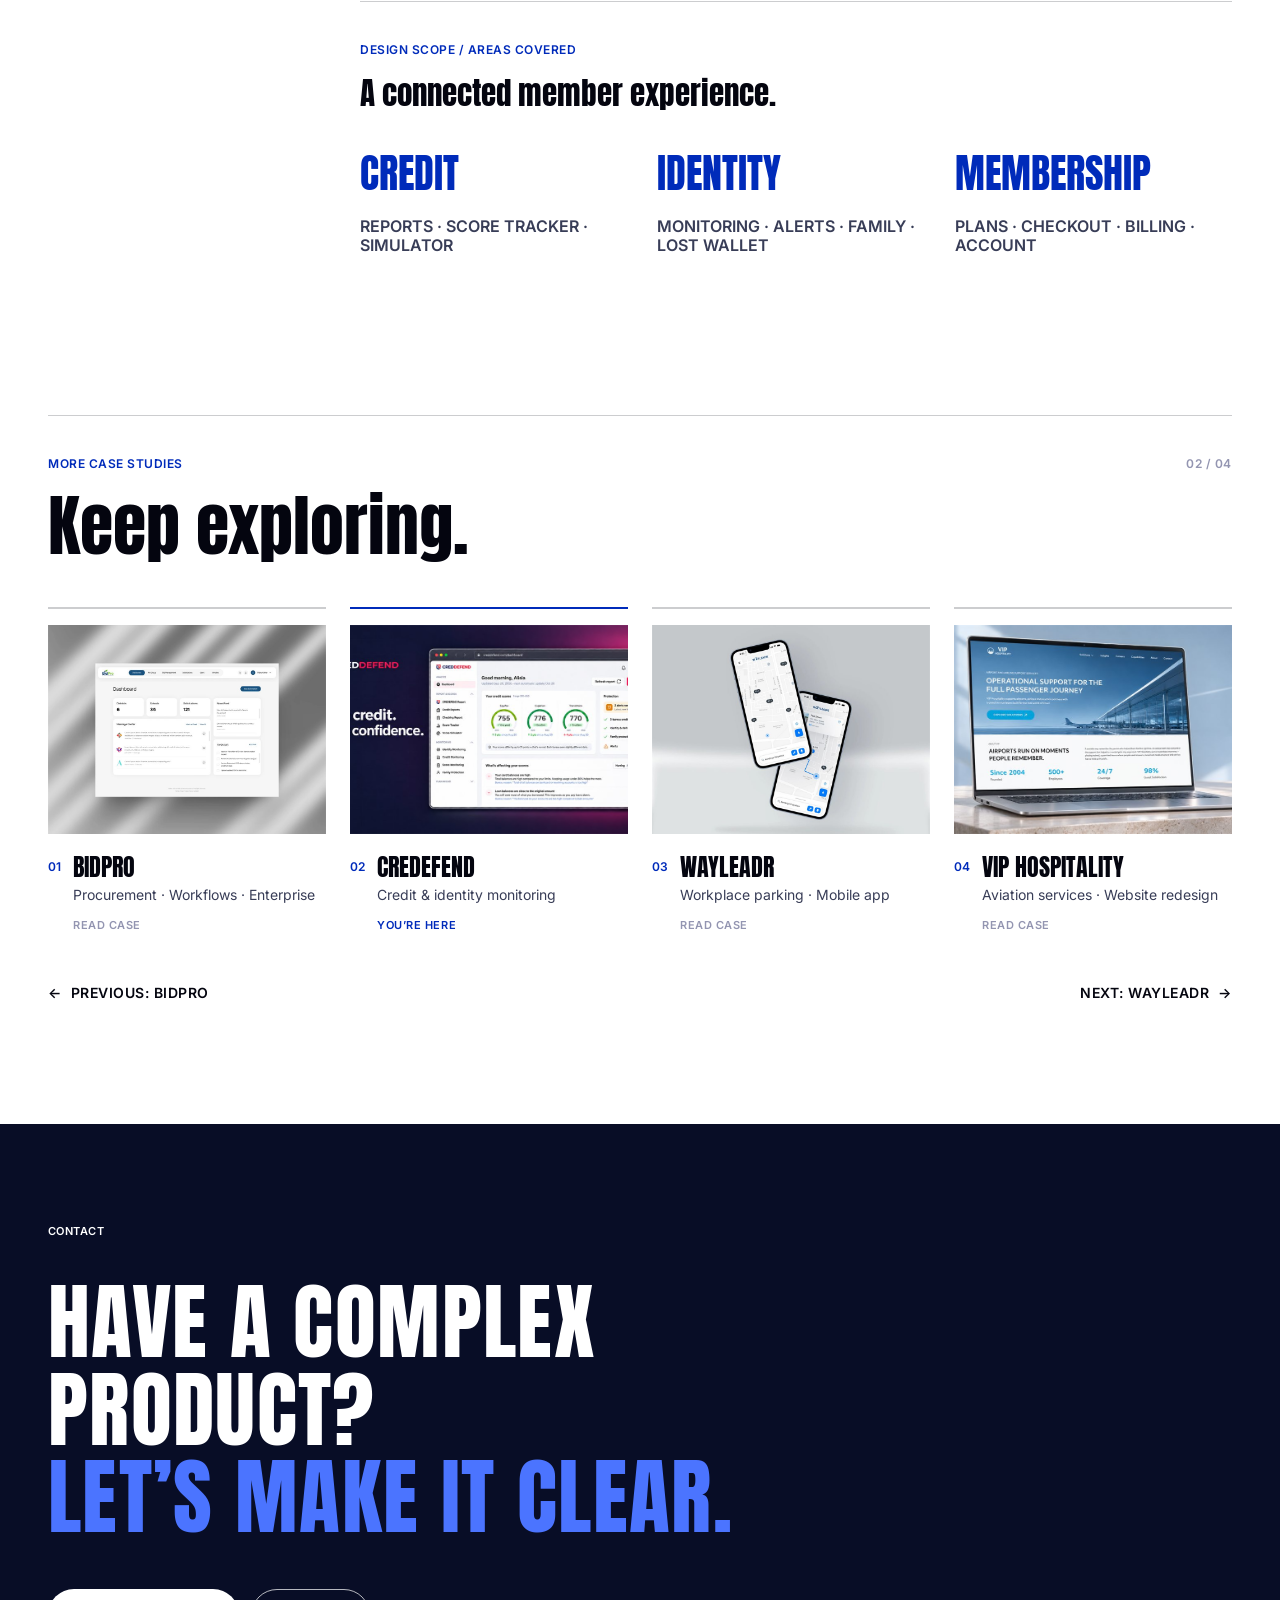
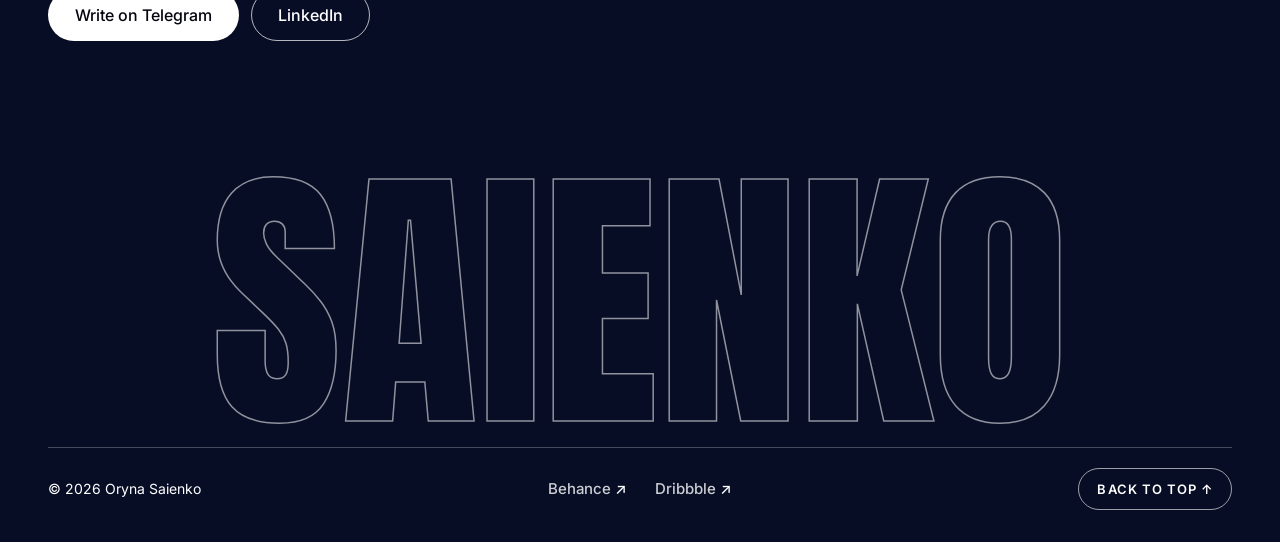
<file: case-studies/credefend.html>
<!doctype html>
<html lang="en">
<head>
  <meta charset="utf-8">
  <meta name="viewport" content="width=device-width, initial-scale=1">
  <title>CREDEFEND — Credit monitoring &amp; identity protection · Oryna Saienko</title>
  <meta name="description" content="Credefend case study: redesigned member journeys across credit reports, score tracking, identity monitoring, membership, and billing. UX/UI design by Oryna Saienko.">
  <meta name="theme-color" content="#FFFFFF">
  <link rel="icon" href="../assets/favicon-32.png" sizes="32x32" type="image/png">
  <link rel="icon" href="../assets/favicon-192.png" sizes="192x192" type="image/png">
  <link rel="apple-touch-icon" href="../assets/apple-touch-icon.png">
  <!-- link previews -->
  <meta property="og:type" content="website">
  <meta property="og:title" content="CREDEFEND — Credit monitoring &amp; identity protection · Oryna Saienko">
  <meta property="og:description" content="Credefend case study: redesigned member journeys across credit reports, score tracking, identity monitoring, membership, and billing. UX/UI design by Oryna Saienko.">
  <meta property="og:site_name" content="Oryna Saienko">
  <meta property="og:url" content="https://oryna-saienko.vercel.app/case-studies/credefend.html">
  <meta property="og:image" content="https://oryna-saienko.vercel.app/assets/og-image.png">
  <meta property="og:image:width" content="1200">
  <meta property="og:image:height" content="630">
  <meta property="og:image:alt" content="Oryna Saienko — I see patterns in complex systems.">
  <meta name="twitter:card" content="summary_large_image">

  <link rel="preconnect" href="https://fonts.googleapis.com">
  <link rel="preconnect" href="https://fonts.gstatic.com" crossorigin>
  <link href="https://fonts.googleapis.com/css2?family=Anton&family=Inter:wght@400;500;600&display=swap" rel="stylesheet">

  <link rel="stylesheet" href="../css/style.css">
  <link rel="stylesheet" href="../css/case.css">
  <script>document.documentElement.classList.add('js');</script>
  <script src="../js/math.js" defer></script>
  <script src="../js/case.js" defer></script>
</head>
<body class="case-page" data-flourish="infinity">
  <a class="skip-link" href="#main">Skip to content</a>

  <!-- the line drawn as you scroll, with formulas (js/math.js) -->
  <svg class="scribble" data-scribble aria-hidden="true" focusable="false"></svg>

  <header class="case-top" id="top">
    <div class="container case-top__inner">
      <a class="case-top__brand" href="../index.html">Oryna Saienko&nbsp;&nbsp;/&nbsp;&nbsp;Product design</a>
      <a class="case-top__back" href="../index.html#work">←&nbsp;&nbsp;Selected work</a>
    </div>
  </header>

  <div class="container case">
    <!-- ===== Rail: project identity + on-this-page ===== -->
    <aside class="case-rail" aria-label="Project">
      <div class="case-rail__sticky">
        <div class="case-rail__id">
          <p class="case-label">Fintech case study&nbsp;&nbsp;/&nbsp;&nbsp;02</p>
          <p class="case-rail__title">CREDEFEND</p>
          <p class="case-rail__caption">Credit monitoring &amp; identity protection</p>
        </div>

        <dl class="case-rail__meta">
          <div><dt class="case-label">Role</dt><dd>UX/UI design</dd></div>
          <div><dt class="case-label">Product</dt><dd>Credit + identity protection</dd></div>
          <div><dt class="case-label">Users</dt><dd>Members</dd></div>
        </dl>

        <nav class="case-toc" aria-label="On this page">
          <p class="case-label">On this page</p>
          <ol>
            <li><a href="#overview" data-toc><span>01</span>Overview</a></li>
            <li><a href="#challenge" data-toc><span>02</span>Challenge</a></li>
            <li><a href="#workflows" data-toc><span>03</span>Key workflows</a></li>
            <li><a href="#solution" data-toc><span>04</span>Solution</a></li>
            <li><a href="#scope" data-toc><span>05</span>Scope</a></li>
          </ol>
        </nav>
      </div>

      <a class="profile__connect case-rail__connect" href="../index.html#contact">
        Let’s connect
      </a>
    </aside>

    <main class="case-main" id="main">
      <!-- ===== Hero ===== -->
      <section class="case-hero" aria-labelledby="case-title">
        <p class="case-label">Credit + identity&nbsp;&nbsp;/&nbsp;&nbsp;Member experience</p>
        <h1 class="case-hero__title" id="case-title" data-letters>CREDEFEND</h1>
        <p class="case-hero__summary">UX/UI audit and redesign of a credit and identity protection portal, informed by a page-by-page review and competitor benchmarking.</p>
        <div class="case-row case-row--hero">
          <figure class="case-figure case-figure--hero">
            <img src="../assets/img/credefend/hero.jpg" width="720" height="520" alt="Credefend member dashboard with credit scores from three bureaus, protection status and recommended actions">
            <figcaption>01&nbsp;&nbsp;/&nbsp;&nbsp;Member dashboard</figcaption>
          </figure>
          <span class="case-glyph" data-glyph="sigma" data-label="basel" aria-hidden="true"></span>
        </div>
      </section>

      <!-- ===== 01 Overview ===== -->
      <section class="case-section" id="overview" aria-labelledby="overview-title">
        <p class="case-label">01&nbsp;&nbsp;/&nbsp;&nbsp;Overview</p>
        <h2 class="case-heading" id="overview-title">Make complex member journeys easier to understand.</h2>
        <div class="case-row">
          <p class="case-body">I audited the member portal page by page and benchmarked IdentityIQ to identify friction across credit reports, score tracking, identity monitoring, membership, billing, and account support. The redesign focused on making coverage, feature access, account status, and next steps clear across the experience.</p>
          <span class="case-glyph case-glyph--short" data-glyph="log" data-label="log" aria-hidden="true"></span>
        </div>
      </section>

      <dl class="case-facts">
        <div><dt class="case-label">Role</dt><dd>UX/UI design</dd></div>
        <div><dt class="case-label">Users</dt><dd>Members</dd></div>
        <div><dt class="case-label">Platform</dt><dd>Member web app</dd></div>
        <div><dt class="case-label">Workflows</dt><dd>Monitoring · membership · billing</dd></div>
      </dl>

      <!-- ===== 02 Challenge ===== -->
      <section class="case-section case-split" id="challenge" aria-labelledby="challenge-title">
        <div class="case-split__text">
          <p class="case-label">02&nbsp;&nbsp;/&nbsp;&nbsp;The challenge</p>
          <h2 class="case-heading" id="challenge-title">Members needed a clear view of status and next steps.</h2>
          <p class="case-body">Credit data, identity monitoring, plan limits, billing, and recovery tools spanned many journeys. The experience also had to handle first reports, stale or missing bureau data, errors, and locked features—without presenting unavailable information as current or leaving members unsure what to do next.</p>
        </div>
        <img class="case-split__image case-split__image--narrow" src="../assets/img/credefend/challenge.jpg" width="836" height="326" alt="Dashboard banner explaining that the Equifax score couldn’t be updated, with the bureau marked unavailable" loading="lazy">
      </section>

      <!-- ===== 03 Key workflows ===== -->
      <section class="case-section case-section--ruled" id="workflows" aria-labelledby="workflows-title">
        <p class="case-label">03&nbsp;&nbsp;/&nbsp;&nbsp;Key workflows</p>
        <h2 class="case-heading" id="workflows-title">Make credit and identity easier to manage.</h2>
        <ol class="case-cards">
          <li class="case-card">
            <div class="case-card__media case-card__media--short">
              <img src="../assets/img/credefend/reports.jpg" width="624" height="422" alt="Credit report page with scores and history from TransUnion, Equifax and Experian" loading="lazy">
            </div>
            <h3 class="case-card__title"><span>01</span>Credit reports &amp; score tracking</h3>
            <p>Clarified report access and score tracking across TransUnion, Equifax, and Experian, including history, score factors, first-report, and stale-data states.</p>
          </li>
          <li class="case-card">
            <div class="case-card__media case-card__media--short case-card__media--shadow">
              <img src="../assets/img/credefend/monitoring.jpg" width="624" height="422" alt="Identity monitoring page with protection status, monitored information and alerts" loading="lazy">
            </div>
            <h3 class="case-card__title"><span>02</span>Identity monitoring &amp; alerts</h3>
            <p>Clarified monitored information, coverage, alerts, plan limits, and Family Protection across Identity, Credit, and Score Monitoring.</p>
          </li>
          <li class="case-card">
            <div class="case-card__media">
              <img src="../assets/img/credefend/membership.jpg" width="624" height="440" alt="Membership plan selection and checkout" loading="lazy">
            </div>
            <h3 class="case-card__title"><span>03</span>Membership &amp; account support</h3>
            <p>Redesigned plan selection, checkout, billing details, account settings, password recovery, identity verification, and Lost Wallet flows.</p>
          </li>
        </ol>
      </section>

      <!-- ===== 04 Solution ===== -->
      <section class="case-section case-section--ruled" id="solution" aria-labelledby="solution-title">
        <p class="case-label">04&nbsp;&nbsp;/&nbsp;&nbsp;The solution</p>
        <h2 class="case-heading" id="solution-title">One consistent system for status and next steps.</h2>
        <p class="case-body">I aligned Credit and Score Monitoring, clarified coverage and plan access, and standardized protected, action-required, and locked states. I designed key edge cases—first reports, stale or missing data, bureau errors, email confirmation, and identity verification—and refined account, billing, password-recovery, and Lost Wallet flows. The goal was a clearer, more reliable member experience.</p>
        <div class="case-row">
          <figure class="case-figure case-figure--solution">
            <img src="../assets/img/credefend/solution.jpg" width="1324" height="934" alt="Lost Wallet form listing the cards and documents to report, with their status" loading="lazy">
            <figcaption class="case-figure__note">02&nbsp;&nbsp;/&nbsp;&nbsp;Member experience</figcaption>
          </figure>
          <span class="case-glyph" data-glyph="integral" data-label="gauss" aria-hidden="true"></span>
        </div>
      </section>

      <!-- ===== 05 Scope ===== -->
      <section class="case-section case-section--ruled" id="scope" aria-labelledby="scope-title">
        <p class="case-label">Design scope / areas covered</p>
        <h2 class="case-heading" id="scope-title">A connected member experience.</h2>
        <ul class="case-stats">
          <li><strong data-slot>CREDIT</strong><span>Reports · score tracker · simulator</span></li>
          <li><strong data-slot>IDENTITY</strong><span>Monitoring · alerts · family · lost wallet</span></li>
          <li><strong data-slot>MEMBERSHIP</strong><span>Plans · checkout · billing · account</span></li>
        </ul>
      </section>
    </main>
  </div>

  <!-- ===== Other case studies ===== -->
  <section class="case-next" aria-labelledby="next-title">
    <div class="container">
      <div class="case-next__top">
        <p class="case-label">More case studies</p>
        <p class="case-label case-next__count">02&nbsp;/&nbsp;04</p>
      </div>
      <h2 class="case-next__title" id="next-title">Keep exploring.</h2>
      <ol class="case-switch">
        <li>
          <a class="case-switch__item" href="bidpro.html">
            <span class="case-switch__media"><img src="../assets/img/work/bidpro.jpg" alt="" width="900" height="720" loading="lazy"></span>
            <span class="case-switch__num">01</span>
            <span class="case-switch__name">BIDPRO</span>
            <span class="case-switch__scope">Procurement · Workflows · Enterprise</span>
            <span class="case-switch__tag">Read case</span>
          </a>
        </li>
        <li>
          <a class="case-switch__item is-current" href="credefend.html" aria-current="page">
            <span class="case-switch__media"><img src="../assets/img/work/credefend.jpg" alt="" width="900" height="507" loading="lazy"></span>
            <span class="case-switch__num">02</span>
            <span class="case-switch__name">CREDEFEND</span>
            <span class="case-switch__scope">Credit &amp; identity monitoring</span>
            <span class="case-switch__tag">You’re here</span>
          </a>
        </li>
        <li>
          <a class="case-switch__item" href="wayleadr.html">
            <span class="case-switch__media"><img src="../assets/img/work/wayleadr.jpg" alt="" width="900" height="716" loading="lazy"></span>
            <span class="case-switch__num">03</span>
            <span class="case-switch__name">WAYLEADR</span>
            <span class="case-switch__scope">Workplace parking · Mobile app</span>
            <span class="case-switch__tag">Read case</span>
          </a>
        </li>
        <li>
          <a class="case-switch__item" href="vip-hospitality.html">
            <span class="case-switch__media"><img src="../assets/img/work/vip-hospitality.jpg" alt="" width="900" height="507" loading="lazy"></span>
            <span class="case-switch__num">04</span>
            <span class="case-switch__name">VIP HOSPITALITY</span>
            <span class="case-switch__scope">Aviation services · Website redesign</span>
            <span class="case-switch__tag">Read case</span>
          </a>
        </li>
      </ol>
      <div class="case-next__nav">
        <a class="case-next__arrow" href="bidpro.html">←&nbsp;&nbsp;Previous: BIDPRO</a>
        <a class="case-next__arrow" href="wayleadr.html">Next: WAYLEADR&nbsp;&nbsp;→</a>
      </div>
    </div>
  </section>

  <!-- ===== Footer: the same contact block as the home page ===== -->
  <footer class="section section--dark contact case-footer" aria-labelledby="footer-title" data-dark>
    <div class="container">
      <p class="section-label">Contact</p>
      <div class="contact__grid">
        <div>
          <h2 class="contact__title" id="footer-title">
            <span>Have a complex</span>
            <span>product?</span>
            <span class="contact__title-accent">Let’s make it clear.</span>
          </h2>
          <div class="contact__actions">
            <a class="btn btn--light" href="https://t.me/arinasaienko" target="_blank" rel="noopener">Write on Telegram</a>
            <a class="btn btn--outline-light" href="https://www.linkedin.com/in/oruna-saienko-ui-uxdesigner" target="_blank" rel="noopener">LinkedIn</a>
          </div>
        </div>
        <div class="glyph-zone glyph-zone--tall" data-glyph="partial" data-label="partial" aria-hidden="true"></div>
      </div>

      <p class="contact__wordmark" aria-hidden="true" data-letters>Saienko</p>

      <div class="contact__footer">
        <p>© 2026 Oryna Saienko</p>
        <ul class="socials socials--light" aria-label="Social profiles">
          <li><a href="https://www.behance.net/231b2000" target="_blank" rel="noopener">Behance</a></li>
          <li><a href="https://dribbble.com/Arina_Saienko" target="_blank" rel="noopener">Dribbble</a></li>
        </ul>
        <a class="back-top" href="#top" data-scribble-end>Back to top ↑</a>
      </div>
    </div>
  </footer>
</body>
</html>
</file>
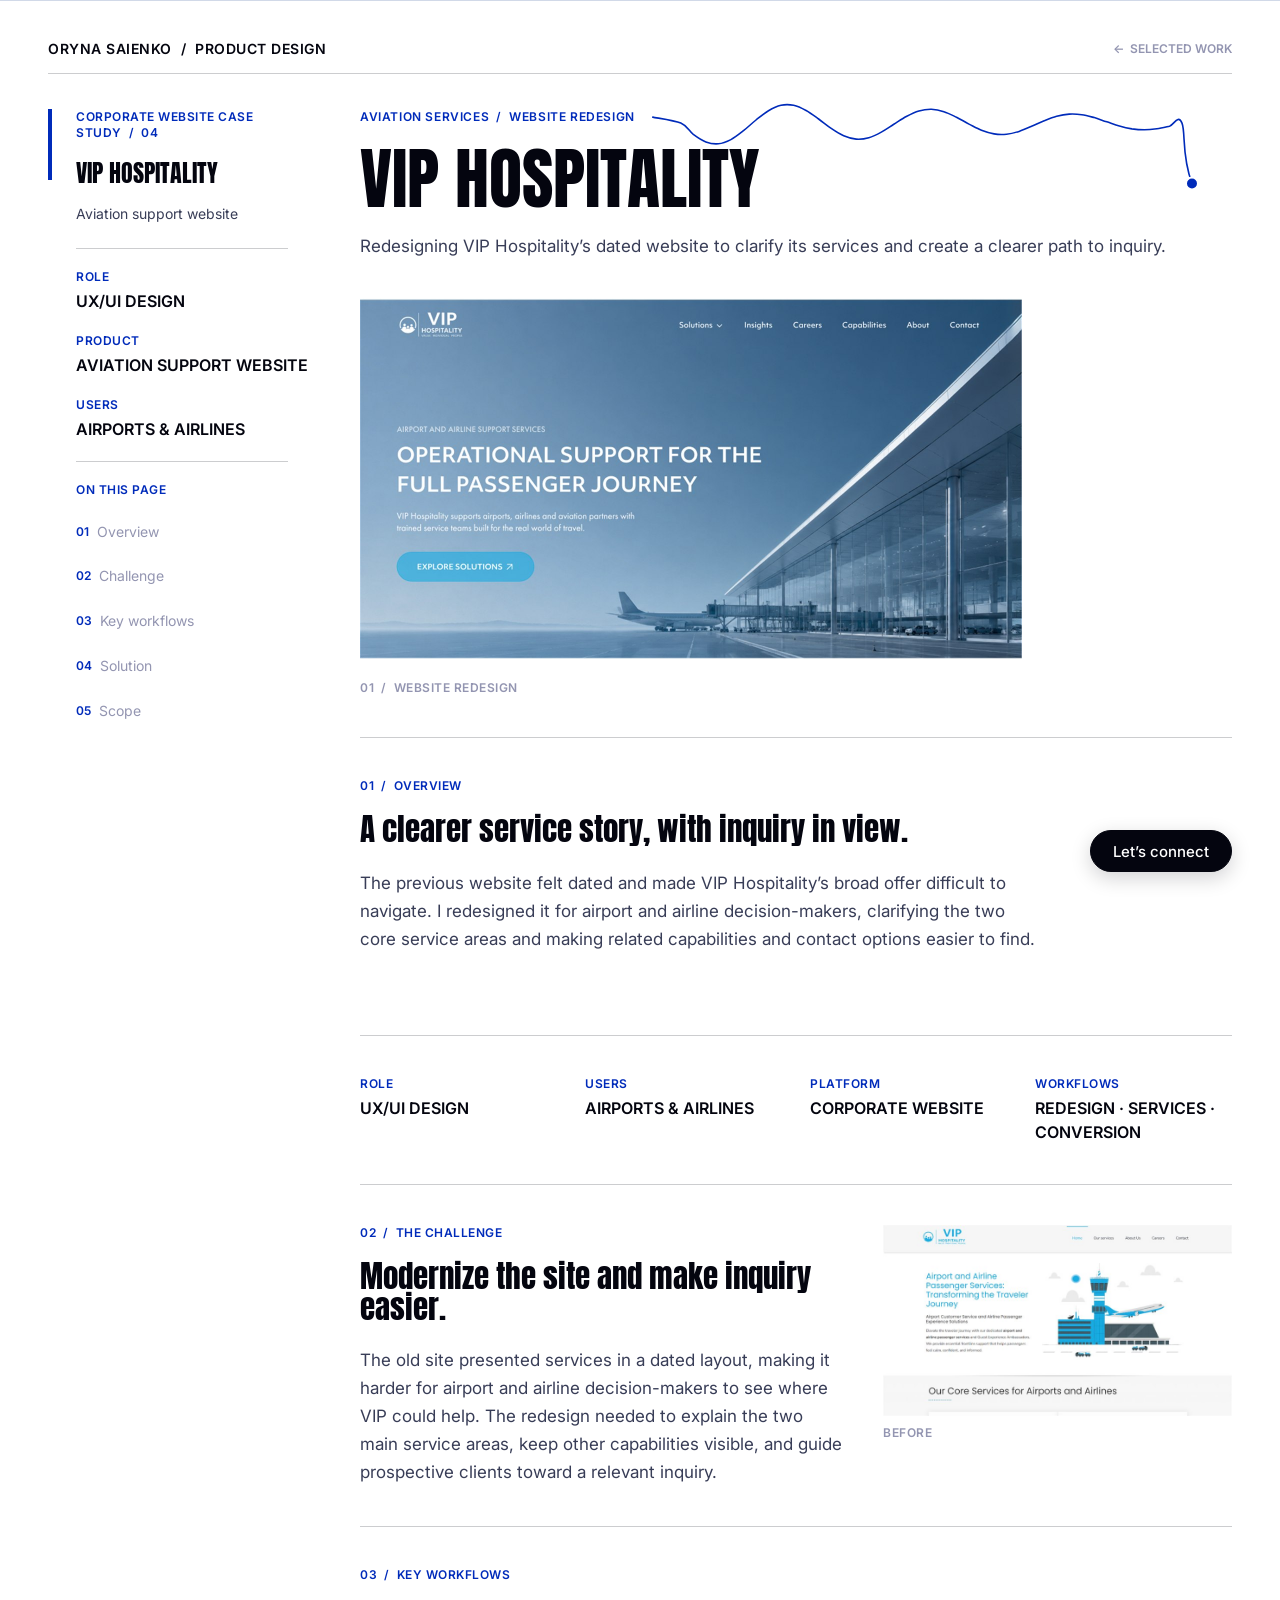
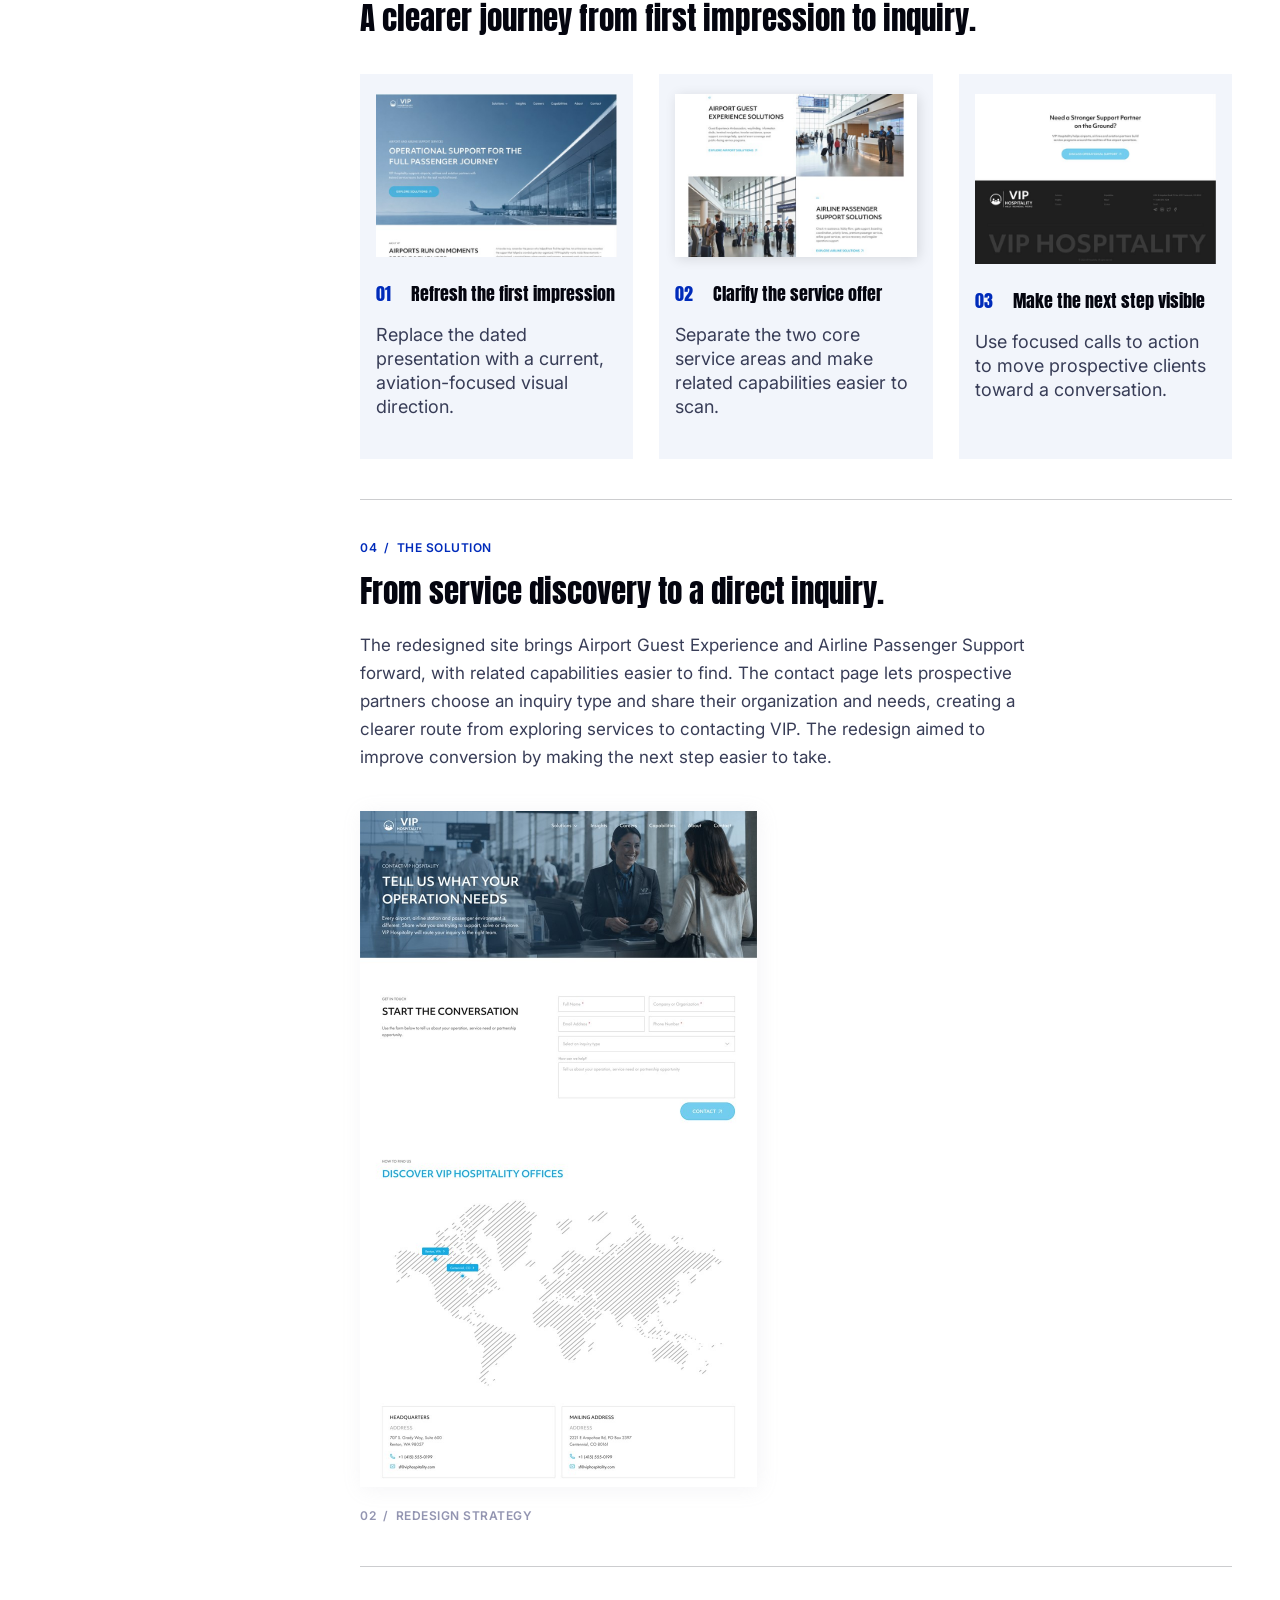
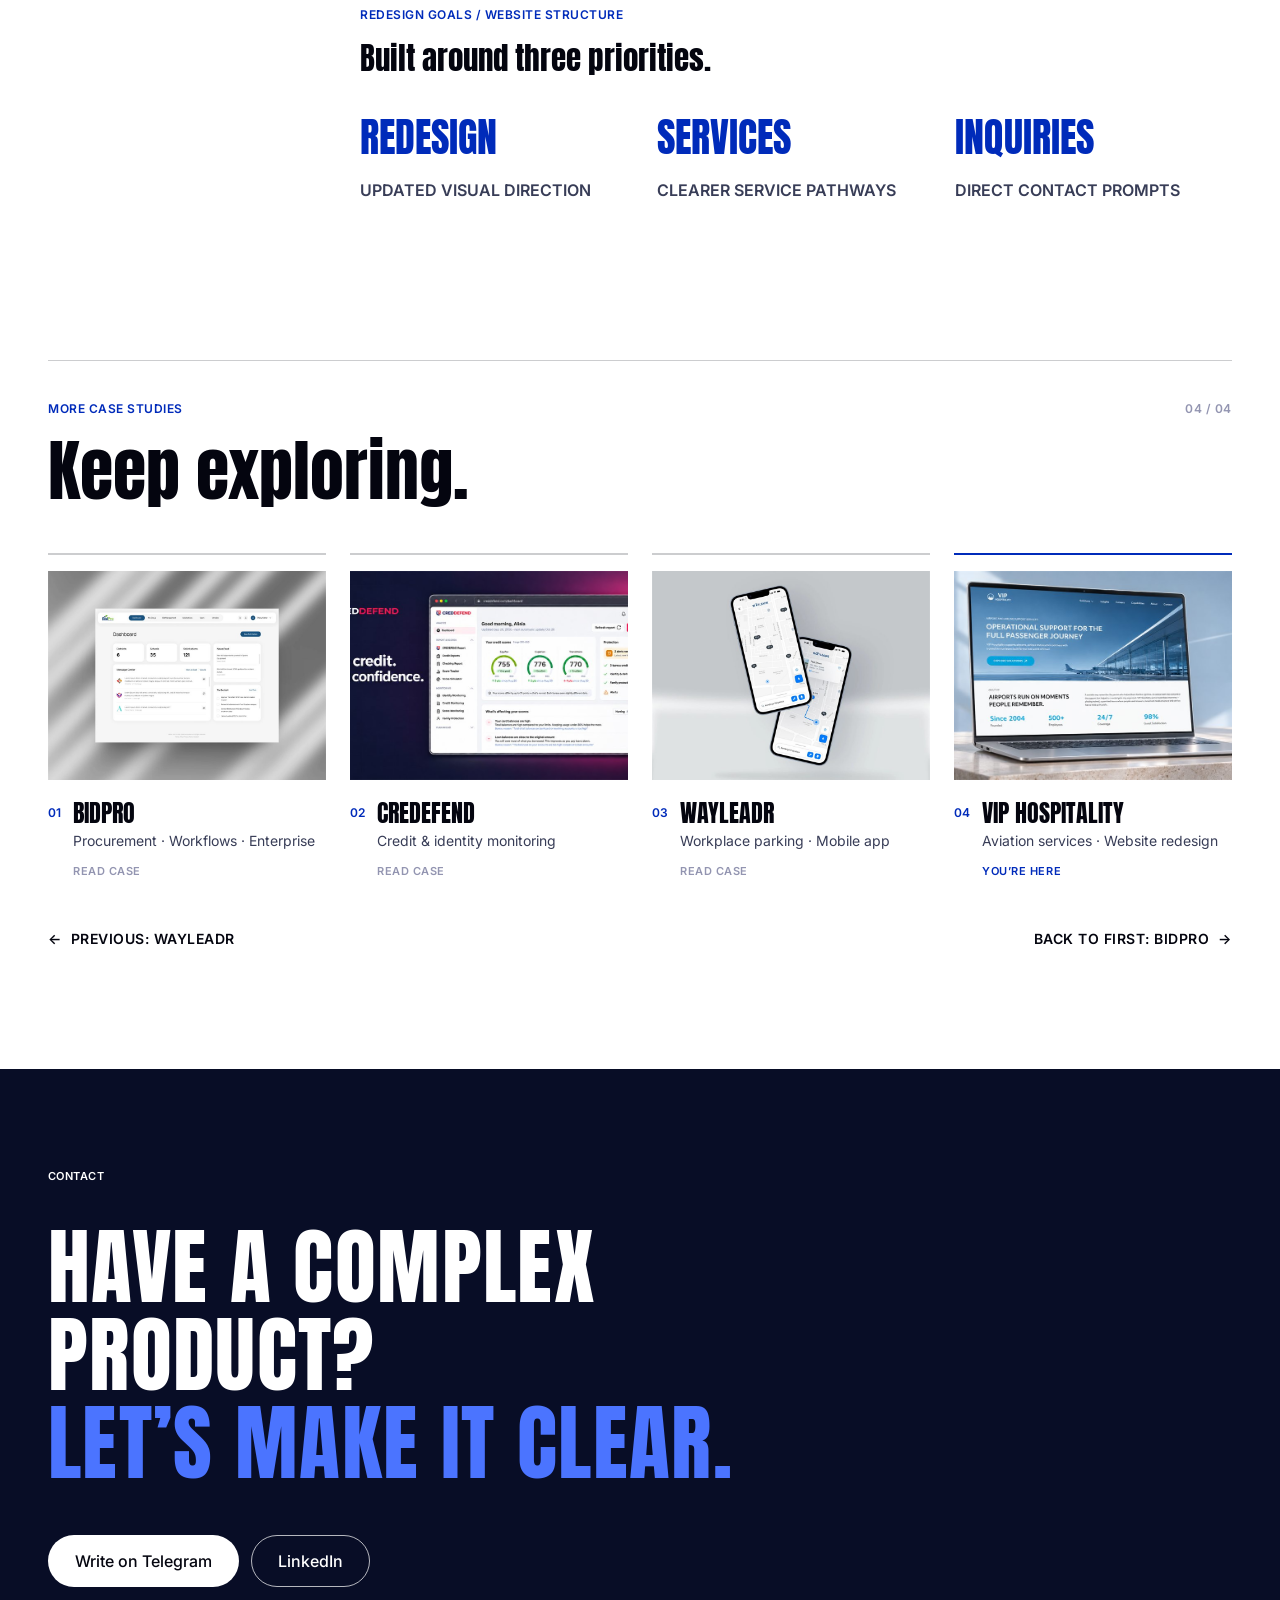
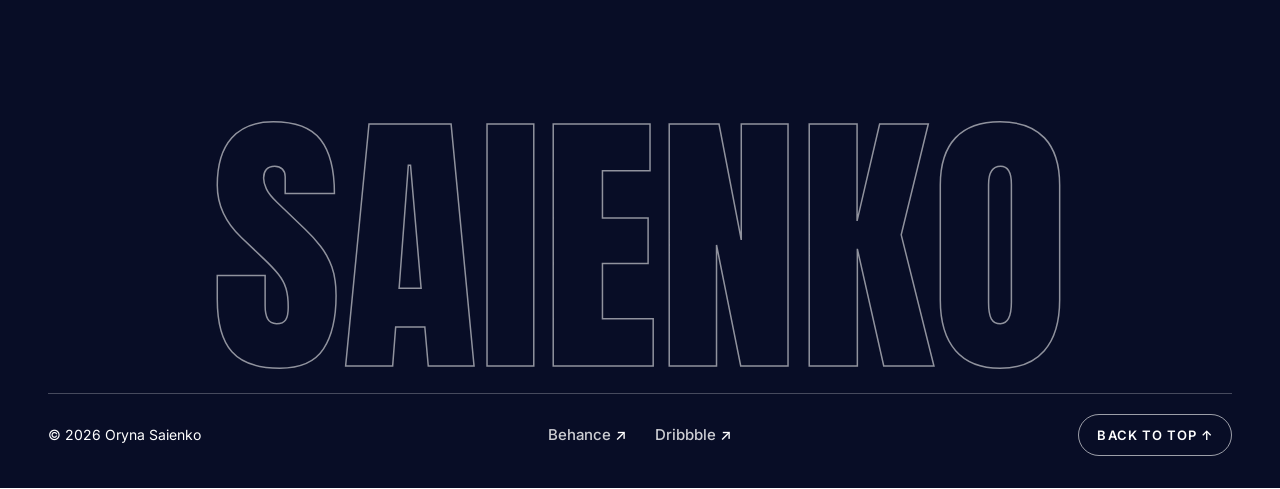
<file: case-studies/vip-hospitality.html>
<!doctype html>
<html lang="en">
<head>
  <meta charset="utf-8">
  <meta name="viewport" content="width=device-width, initial-scale=1">
  <title>VIP HOSPITALITY — Aviation support website · Oryna Saienko</title>
  <meta name="description" content="VIP Hospitality case study: redesigning a dated aviation-services website to clarify its services and create a clearer path to inquiry. UX/UI design by Oryna Saienko.">
  <meta name="theme-color" content="#FFFFFF">
  <link rel="icon" href="../assets/favicon-32.png" sizes="32x32" type="image/png">
  <link rel="icon" href="../assets/favicon-192.png" sizes="192x192" type="image/png">
  <link rel="apple-touch-icon" href="../assets/apple-touch-icon.png">
  <!-- link previews -->
  <meta property="og:type" content="website">
  <meta property="og:title" content="VIP HOSPITALITY — Aviation support website · Oryna Saienko">
  <meta property="og:description" content="VIP Hospitality case study: redesigning a dated aviation-services website to clarify its services and create a clearer path to inquiry. UX/UI design by Oryna Saienko.">
  <meta property="og:site_name" content="Oryna Saienko">
  <meta property="og:url" content="https://oryna-saienko.vercel.app/case-studies/vip-hospitality.html">
  <meta property="og:image" content="https://oryna-saienko.vercel.app/assets/og-image.png">
  <meta property="og:image:width" content="1200">
  <meta property="og:image:height" content="630">
  <meta property="og:image:alt" content="Oryna Saienko — I see patterns in complex systems.">
  <meta name="twitter:card" content="summary_large_image">

  <link rel="preconnect" href="https://fonts.googleapis.com">
  <link rel="preconnect" href="https://fonts.gstatic.com" crossorigin>
  <link href="https://fonts.googleapis.com/css2?family=Anton&family=Inter:wght@400;500;600&display=swap" rel="stylesheet">

  <link rel="stylesheet" href="../css/style.css">
  <link rel="stylesheet" href="../css/case.css">
  <script>document.documentElement.classList.add('js');</script>
  <script src="../js/math.js" defer></script>
  <script src="../js/case.js" defer></script>
</head>
<body class="case-page" data-flourish="wave">
  <a class="skip-link" href="#main">Skip to content</a>

  <!-- the line drawn as you scroll, with formulas (js/math.js) -->
  <svg class="scribble" data-scribble aria-hidden="true" focusable="false"></svg>

  <header class="case-top" id="top">
    <div class="container case-top__inner">
      <a class="case-top__brand" href="../index.html">Oryna Saienko&nbsp;&nbsp;/&nbsp;&nbsp;Product design</a>
      <a class="case-top__back" href="../index.html#work">←&nbsp;&nbsp;Selected work</a>
    </div>
  </header>

  <div class="container case">
    <!-- ===== Rail: project identity + on-this-page ===== -->
    <aside class="case-rail" aria-label="Project">
      <div class="case-rail__sticky">
        <div class="case-rail__id">
          <p class="case-label">Corporate website case study&nbsp;&nbsp;/&nbsp;&nbsp;04</p>
          <p class="case-rail__title case-rail__title--long">VIP HOSPITALITY</p>
          <p class="case-rail__caption">Aviation support website</p>
        </div>

        <dl class="case-rail__meta">
          <div><dt class="case-label">Role</dt><dd>UX/UI design</dd></div>
          <div><dt class="case-label">Product</dt><dd>Aviation support website</dd></div>
          <div><dt class="case-label">Users</dt><dd>Airports &amp; airlines</dd></div>
        </dl>

        <nav class="case-toc" aria-label="On this page">
          <p class="case-label">On this page</p>
          <ol>
            <li><a href="#overview" data-toc><span>01</span>Overview</a></li>
            <li><a href="#challenge" data-toc><span>02</span>Challenge</a></li>
            <li><a href="#workflows" data-toc><span>03</span>Key workflows</a></li>
            <li><a href="#solution" data-toc><span>04</span>Solution</a></li>
            <li><a href="#scope" data-toc><span>05</span>Scope</a></li>
          </ol>
        </nav>
      </div>

      <a class="profile__connect case-rail__connect" href="../index.html#contact">
        Let’s connect
      </a>
    </aside>

    <main class="case-main" id="main">
      <!-- ===== Hero ===== -->
      <section class="case-hero" aria-labelledby="case-title">
        <p class="case-label">Aviation services&nbsp;&nbsp;/&nbsp;&nbsp;Website redesign</p>
        <h1 class="case-hero__title" id="case-title" data-letters>VIP HOSPITALITY</h1>
        <p class="case-hero__summary">Redesigning VIP Hospitality’s dated website to clarify its services and create a clearer path to inquiry.</p>
        <div class="case-row case-row--hero">
          <figure class="case-figure case-figure--hero">
            <img src="../assets/img/vip/hero.jpg" width="1324" height="722" alt="Redesigned VIP Hospitality homepage: “Operational support for the full passenger journey” over an airport terminal">
            <figcaption>01&nbsp;&nbsp;/&nbsp;&nbsp;Website redesign</figcaption>
          </figure>
          <span class="case-glyph" data-glyph="sigma" data-label="basel" aria-hidden="true"></span>
        </div>
      </section>

      <!-- ===== 01 Overview ===== -->
      <section class="case-section" id="overview" aria-labelledby="overview-title">
        <p class="case-label">01&nbsp;&nbsp;/&nbsp;&nbsp;Overview</p>
        <h2 class="case-heading" id="overview-title">A clearer service story, with inquiry in view.</h2>
        <div class="case-row">
          <p class="case-body">The previous website felt dated and made VIP Hospitality’s broad offer difficult to navigate. I redesigned it for airport and airline decision-makers, clarifying the two core service areas and making related capabilities and contact options easier to find.</p>
          <span class="case-glyph case-glyph--short" data-glyph="log" data-label="log" aria-hidden="true"></span>
        </div>
      </section>

      <dl class="case-facts">
        <div><dt class="case-label">Role</dt><dd>UX/UI design</dd></div>
        <div><dt class="case-label">Users</dt><dd>Airports &amp; airlines</dd></div>
        <div><dt class="case-label">Platform</dt><dd>Corporate website</dd></div>
        <div><dt class="case-label">Workflows</dt><dd>Redesign · services · conversion</dd></div>
      </dl>

      <!-- ===== 02 Challenge ===== -->
      <section class="case-section case-split case-split--top" id="challenge" aria-labelledby="challenge-title">
        <div class="case-split__text">
          <p class="case-label">02&nbsp;&nbsp;/&nbsp;&nbsp;The challenge</p>
          <h2 class="case-heading" id="challenge-title">Modernize the site and make inquiry easier.</h2>
          <p class="case-body">The old site presented services in a dated layout, making it harder for airport and airline decision-makers to see where VIP could help. The redesign needed to explain the two main service areas, keep other capabilities visible, and guide prospective clients toward a relevant inquiry.</p>
        </div>
        <figure class="case-split__figure">
          <img src="../assets/img/vip/before.jpg" width="808" height="442" alt="The previous VIP Hospitality homepage with an illustrated airport scene" loading="lazy">
          <figcaption>Before</figcaption>
        </figure>
      </section>

      <!-- ===== 03 Key workflows ===== -->
      <section class="case-section case-section--ruled" id="workflows" aria-labelledby="workflows-title">
        <p class="case-label">03&nbsp;&nbsp;/&nbsp;&nbsp;Key workflows</p>
        <h2 class="case-heading" id="workflows-title">A clearer journey from first impression to inquiry.</h2>
        <ol class="case-cards">
          <li class="case-card">
            <div class="case-card__media case-card__media--short">
              <img src="../assets/img/vip/impression.jpg" width="624" height="422" alt="New hero with an aviation photo and a clear headline" loading="lazy">
            </div>
            <h3 class="case-card__title"><span>01</span>Refresh the first impression</h3>
            <p>Replace the dated presentation with a current, aviation-focused visual direction.</p>
          </li>
          <li class="case-card">
            <div class="case-card__media case-card__media--short case-card__media--shadow">
              <img src="../assets/img/vip/services.jpg" width="624" height="422" alt="The two core service areas presented side by side" loading="lazy">
            </div>
            <h3 class="case-card__title"><span>02</span>Clarify the service offer</h3>
            <p>Separate the two core service areas and make related capabilities easier to scan.</p>
          </li>
          <li class="case-card">
            <div class="case-card__media">
              <img src="../assets/img/vip/inquiry.jpg" width="624" height="440" alt="Closing call to action: “Need a stronger support partner on the ground?”" loading="lazy">
            </div>
            <h3 class="case-card__title"><span>03</span>Make the next step visible</h3>
            <p>Use focused calls to action to move prospective clients toward a conversation.</p>
          </li>
        </ol>
      </section>

      <!-- ===== 04 Solution ===== -->
      <section class="case-section case-section--ruled" id="solution" aria-labelledby="solution-title">
        <p class="case-label">04&nbsp;&nbsp;/&nbsp;&nbsp;The solution</p>
        <h2 class="case-heading" id="solution-title">From service discovery to a direct inquiry.</h2>
        <p class="case-body">The redesigned site brings Airport Guest Experience and Airline Passenger Support forward, with related capabilities easier to find. The contact page lets prospective partners choose an inquiry type and share their organization and needs, creating a clearer route from exploring services to contacting VIP. The redesign aimed to improve conversion by making the next step easier to take.</p>
        <div class="case-row">
          <figure class="case-figure case-figure--tall">
            <img src="../assets/img/vip/contact.jpg" width="794" height="1352" alt="Contact page with an inquiry form and a map of VIP Hospitality locations" loading="lazy">
            <figcaption class="case-figure__note">02&nbsp;&nbsp;/&nbsp;&nbsp;Redesign strategy</figcaption>
          </figure>
          <span class="case-glyph" data-glyph="integral" data-label="gauss" aria-hidden="true"></span>
        </div>
      </section>

      <!-- ===== 05 Scope ===== -->
      <section class="case-section case-section--ruled" id="scope" aria-labelledby="scope-title">
        <p class="case-label">Redesign goals / website structure</p>
        <h2 class="case-heading" id="scope-title">Built around three priorities.</h2>
        <ul class="case-stats">
          <li><strong data-slot>REDESIGN</strong><span>Updated visual direction</span></li>
          <li><strong data-slot>SERVICES</strong><span>Clearer service pathways</span></li>
          <li><strong data-slot>INQUIRIES</strong><span>Direct contact prompts</span></li>
        </ul>
      </section>
    </main>
  </div>

  <!-- ===== Other case studies ===== -->
  <section class="case-next" aria-labelledby="next-title">
    <div class="container">
      <div class="case-next__top">
        <p class="case-label">More case studies</p>
        <p class="case-label case-next__count">04&nbsp;/&nbsp;04</p>
      </div>
      <h2 class="case-next__title" id="next-title">Keep exploring.</h2>
      <ol class="case-switch">
        <li>
          <a class="case-switch__item" href="bidpro.html">
            <span class="case-switch__media"><img src="../assets/img/work/bidpro.jpg" alt="" width="900" height="720" loading="lazy"></span>
            <span class="case-switch__num">01</span>
            <span class="case-switch__name">BIDPRO</span>
            <span class="case-switch__scope">Procurement · Workflows · Enterprise</span>
            <span class="case-switch__tag">Read case</span>
          </a>
        </li>
        <li>
          <a class="case-switch__item" href="credefend.html">
            <span class="case-switch__media"><img src="../assets/img/work/credefend.jpg" alt="" width="900" height="507" loading="lazy"></span>
            <span class="case-switch__num">02</span>
            <span class="case-switch__name">CREDEFEND</span>
            <span class="case-switch__scope">Credit &amp; identity monitoring</span>
            <span class="case-switch__tag">Read case</span>
          </a>
        </li>
        <li>
          <a class="case-switch__item" href="wayleadr.html">
            <span class="case-switch__media"><img src="../assets/img/work/wayleadr.jpg" alt="" width="900" height="716" loading="lazy"></span>
            <span class="case-switch__num">03</span>
            <span class="case-switch__name">WAYLEADR</span>
            <span class="case-switch__scope">Workplace parking · Mobile app</span>
            <span class="case-switch__tag">Read case</span>
          </a>
        </li>
        <li>
          <a class="case-switch__item is-current" href="vip-hospitality.html" aria-current="page">
            <span class="case-switch__media"><img src="../assets/img/work/vip-hospitality.jpg" alt="" width="900" height="507" loading="lazy"></span>
            <span class="case-switch__num">04</span>
            <span class="case-switch__name">VIP HOSPITALITY</span>
            <span class="case-switch__scope">Aviation services · Website redesign</span>
            <span class="case-switch__tag">You’re here</span>
          </a>
        </li>
      </ol>
      <div class="case-next__nav">
        <a class="case-next__arrow" href="wayleadr.html">←&nbsp;&nbsp;Previous: WAYLEADR</a>
        <a class="case-next__arrow" href="bidpro.html">Back to first: BIDPRO&nbsp;&nbsp;→</a>
      </div>
    </div>
  </section>

  <!-- ===== Footer: the same contact block as the home page ===== -->
  <footer class="section section--dark contact case-footer" aria-labelledby="footer-title" data-dark>
    <div class="container">
      <p class="section-label">Contact</p>
      <div class="contact__grid">
        <div>
          <h2 class="contact__title" id="footer-title">
            <span>Have a complex</span>
            <span>product?</span>
            <span class="contact__title-accent">Let’s make it clear.</span>
          </h2>
          <div class="contact__actions">
            <a class="btn btn--light" href="https://t.me/arinasaienko" target="_blank" rel="noopener">Write on Telegram</a>
            <a class="btn btn--outline-light" href="https://www.linkedin.com/in/oruna-saienko-ui-uxdesigner" target="_blank" rel="noopener">LinkedIn</a>
          </div>
        </div>
        <div class="glyph-zone glyph-zone--tall" data-glyph="partial" data-label="partial" aria-hidden="true"></div>
      </div>

      <p class="contact__wordmark" aria-hidden="true" data-letters>Saienko</p>

      <div class="contact__footer">
        <p>© 2026 Oryna Saienko</p>
        <ul class="socials socials--light" aria-label="Social profiles">
          <li><a href="https://www.behance.net/231b2000" target="_blank" rel="noopener">Behance</a></li>
          <li><a href="https://dribbble.com/Arina_Saienko" target="_blank" rel="noopener">Dribbble</a></li>
        </ul>
        <a class="back-top" href="#top" data-scribble-end>Back to top ↑</a>
      </div>
    </div>
  </footer>
</body>
</html>
</file>
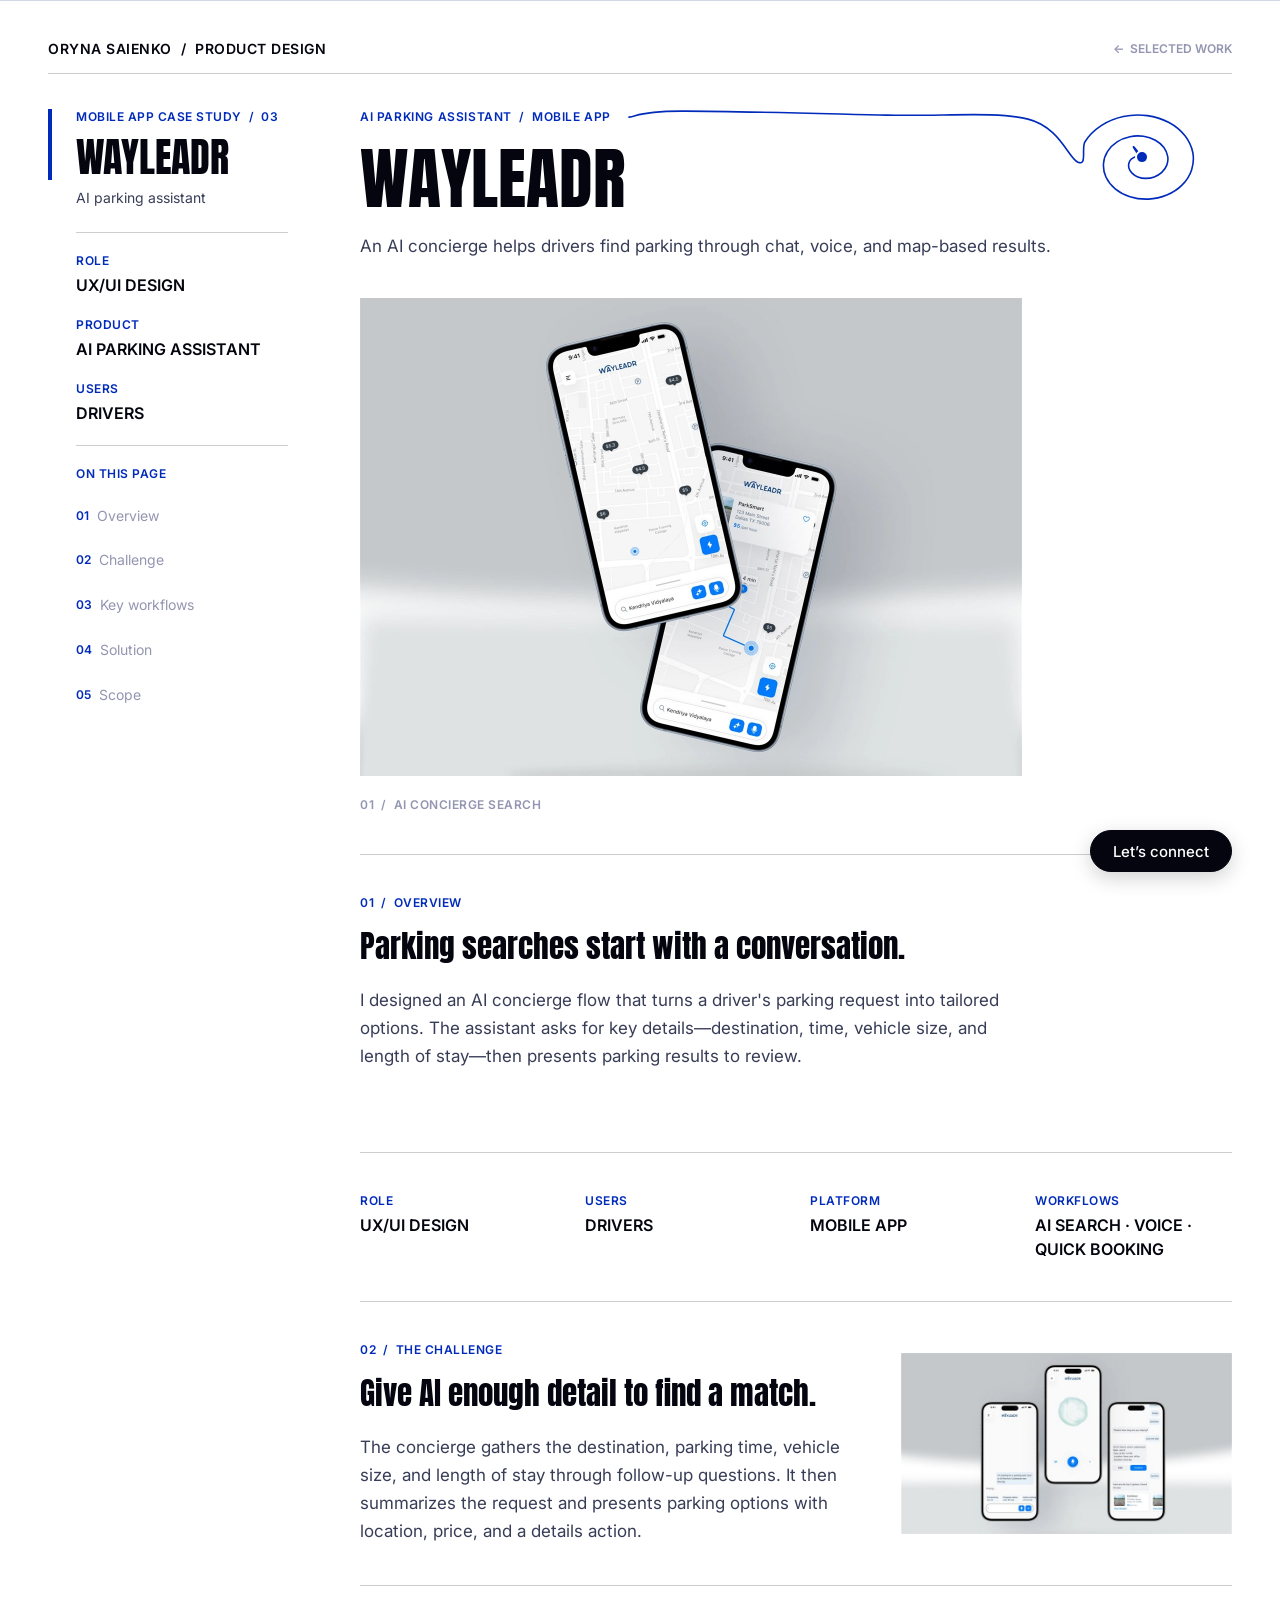
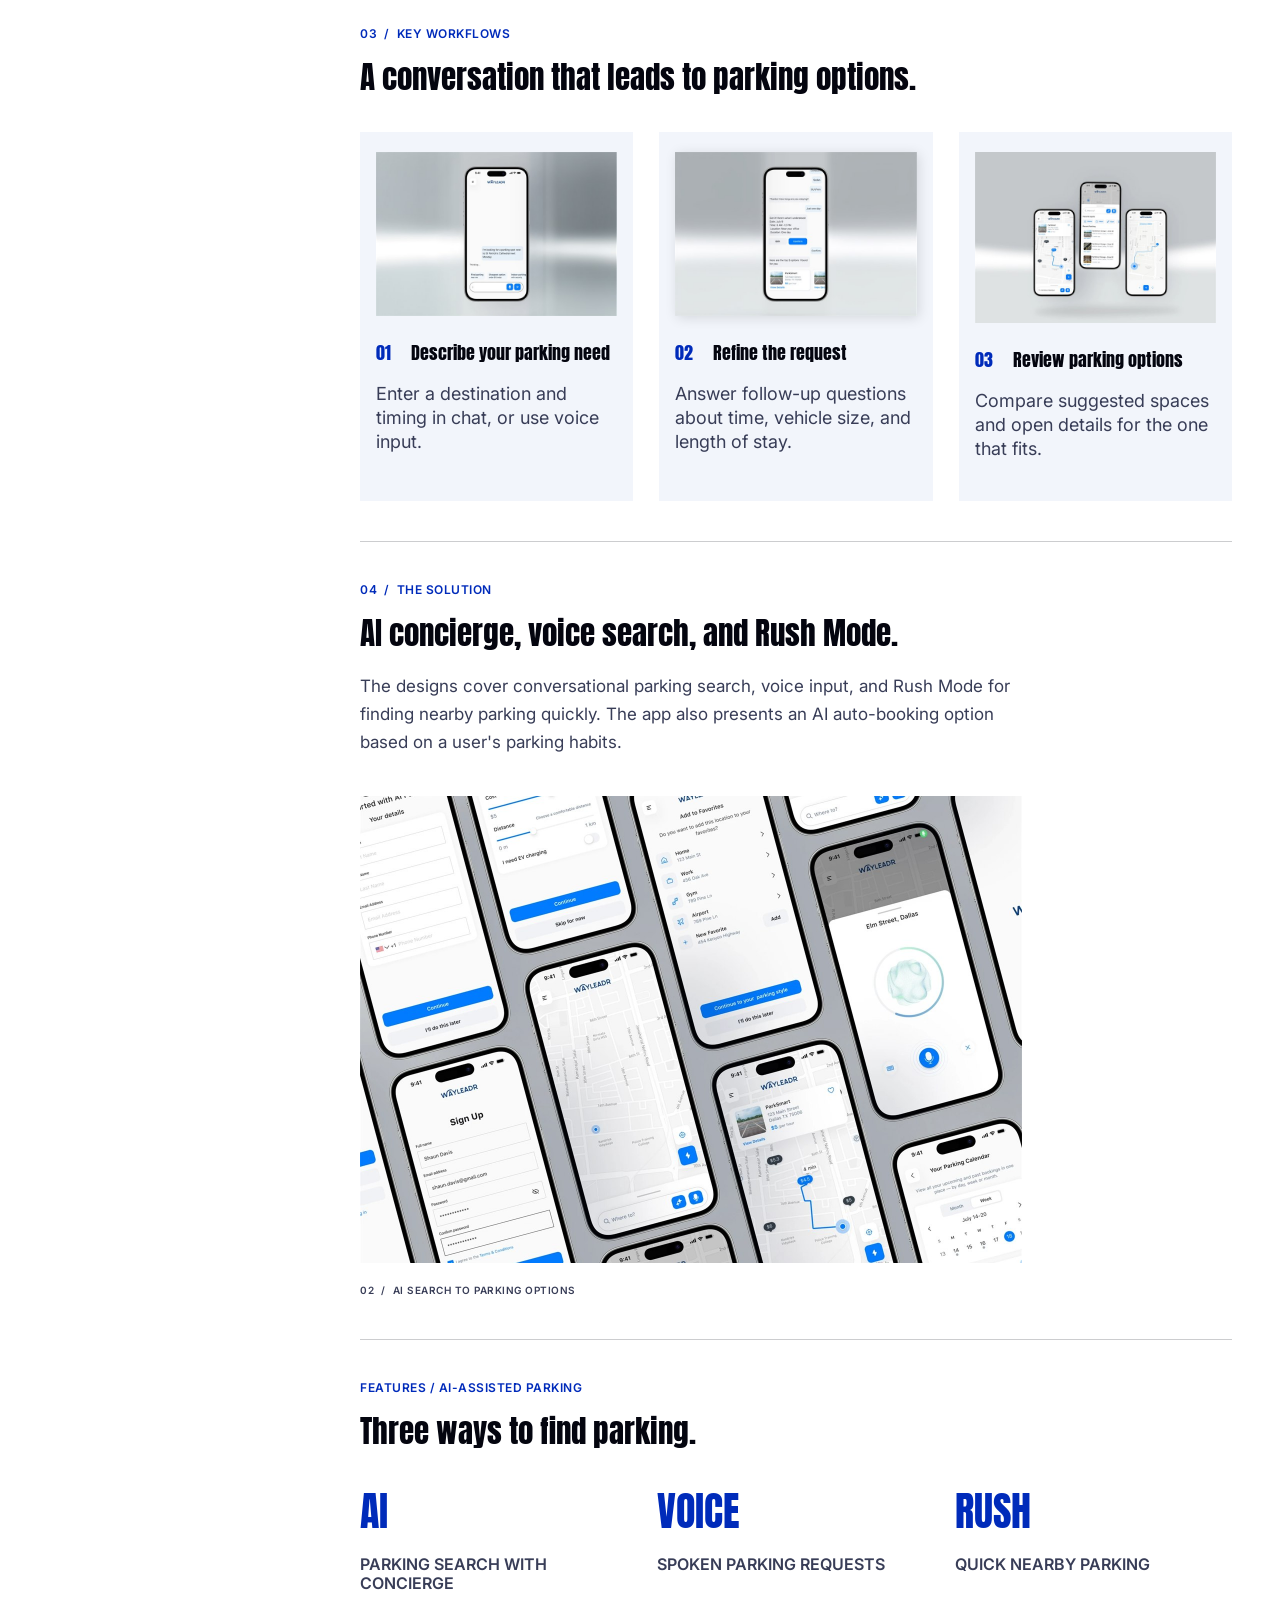
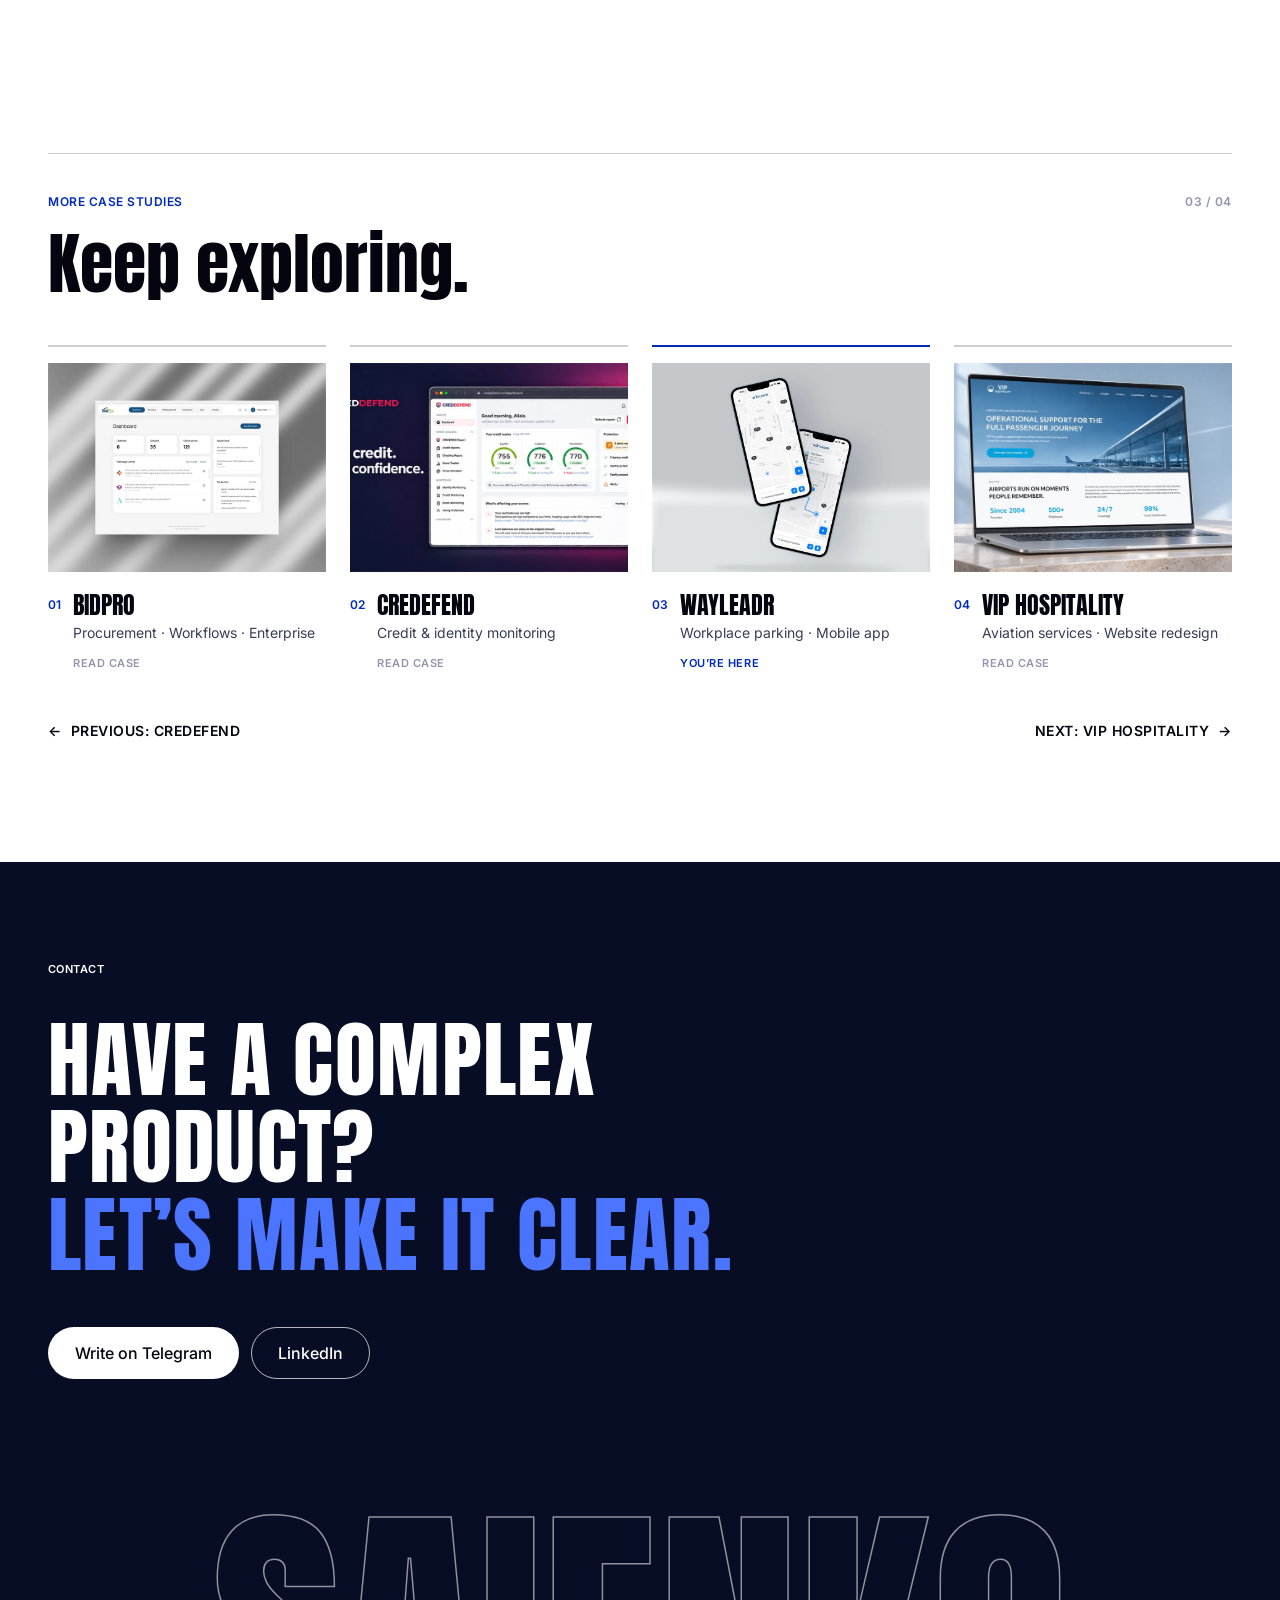
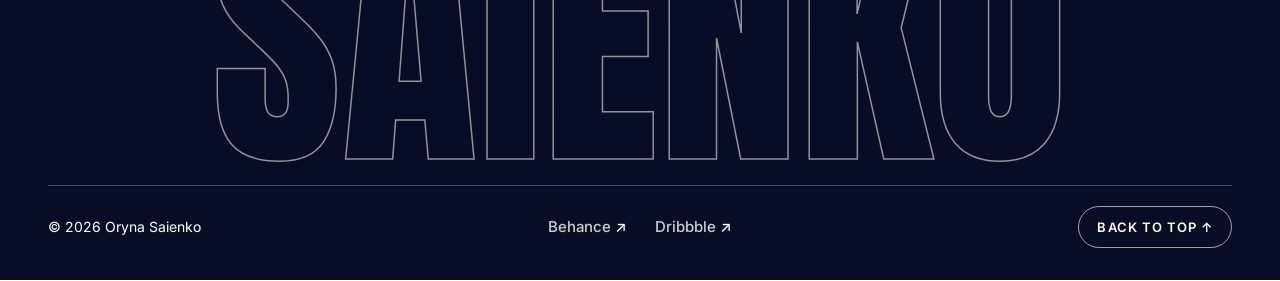
<file: case-studies/wayleadr.html>
<!doctype html>
<html lang="en">
<head>
  <meta charset="utf-8">
  <meta name="viewport" content="width=device-width, initial-scale=1">
  <title>WAYLEADR — AI parking assistant · Oryna Saienko</title>
  <meta name="description" content="Wayleadr case study: an AI concierge that helps drivers find parking through chat, voice, and map-based results. UX/UI design by Oryna Saienko.">
  <meta name="theme-color" content="#FFFFFF">
  <link rel="icon" href="../assets/favicon-32.png" sizes="32x32" type="image/png">
  <link rel="icon" href="../assets/favicon-192.png" sizes="192x192" type="image/png">
  <link rel="apple-touch-icon" href="../assets/apple-touch-icon.png">
  <!-- link previews -->
  <meta property="og:type" content="website">
  <meta property="og:title" content="WAYLEADR — AI parking assistant · Oryna Saienko">
  <meta property="og:description" content="Wayleadr case study: an AI concierge that helps drivers find parking through chat, voice, and map-based results. UX/UI design by Oryna Saienko.">
  <meta property="og:site_name" content="Oryna Saienko">
  <meta property="og:url" content="https://oryna-saienko.vercel.app/case-studies/wayleadr.html">
  <meta property="og:image" content="https://oryna-saienko.vercel.app/assets/og-image.png">
  <meta property="og:image:width" content="1200">
  <meta property="og:image:height" content="630">
  <meta property="og:image:alt" content="Oryna Saienko — I see patterns in complex systems.">
  <meta name="twitter:card" content="summary_large_image">

  <link rel="preconnect" href="https://fonts.googleapis.com">
  <link rel="preconnect" href="https://fonts.gstatic.com" crossorigin>
  <link href="https://fonts.googleapis.com/css2?family=Anton&family=Inter:wght@400;500;600&display=swap" rel="stylesheet">

  <link rel="stylesheet" href="../css/style.css">
  <link rel="stylesheet" href="../css/case.css">
  <script>document.documentElement.classList.add('js');</script>
  <script src="../js/math.js" defer></script>
  <script src="../js/case.js" defer></script>
</head>
<body class="case-page" data-flourish="spiral">
  <a class="skip-link" href="#main">Skip to content</a>

  <!-- the line drawn as you scroll, with formulas (js/math.js) -->
  <svg class="scribble" data-scribble aria-hidden="true" focusable="false"></svg>

  <header class="case-top" id="top">
    <div class="container case-top__inner">
      <a class="case-top__brand" href="../index.html">Oryna Saienko&nbsp;&nbsp;/&nbsp;&nbsp;Product design</a>
      <a class="case-top__back" href="../index.html#work">←&nbsp;&nbsp;Selected work</a>
    </div>
  </header>

  <div class="container case">
    <!-- ===== Rail: project identity + on-this-page ===== -->
    <aside class="case-rail" aria-label="Project">
      <div class="case-rail__sticky">
        <div class="case-rail__id">
          <p class="case-label">Mobile app case study&nbsp;&nbsp;/&nbsp;&nbsp;03</p>
          <p class="case-rail__title">WAYLEADR</p>
          <p class="case-rail__caption">AI parking assistant</p>
        </div>

        <dl class="case-rail__meta">
          <div><dt class="case-label">Role</dt><dd>UX/UI design</dd></div>
          <div><dt class="case-label">Product</dt><dd>AI parking assistant</dd></div>
          <div><dt class="case-label">Users</dt><dd>Drivers</dd></div>
        </dl>

        <nav class="case-toc" aria-label="On this page">
          <p class="case-label">On this page</p>
          <ol>
            <li><a href="#overview" data-toc><span>01</span>Overview</a></li>
            <li><a href="#challenge" data-toc><span>02</span>Challenge</a></li>
            <li><a href="#workflows" data-toc><span>03</span>Key workflows</a></li>
            <li><a href="#solution" data-toc><span>04</span>Solution</a></li>
            <li><a href="#scope" data-toc><span>05</span>Scope</a></li>
          </ol>
        </nav>
      </div>

      <a class="profile__connect case-rail__connect" href="../index.html#contact">
        Let’s connect
      </a>
    </aside>

    <main class="case-main" id="main">
      <!-- ===== Hero ===== -->
      <section class="case-hero" aria-labelledby="case-title">
        <p class="case-label">AI parking assistant&nbsp;&nbsp;/&nbsp;&nbsp;Mobile app</p>
        <h1 class="case-hero__title" id="case-title" data-letters>WAYLEADR</h1>
        <p class="case-hero__summary">An AI concierge helps drivers find parking through chat, voice, and map-based results.</p>
        <div class="case-row case-row--hero">
          <figure class="case-figure case-figure--hero">
            <img src="../assets/img/wayleadr/hero.jpg" width="1324" height="956" alt="Two phones showing the Wayleadr map with parking prices, a route and a selected ParkSmart garage">
            <figcaption>01&nbsp;&nbsp;/&nbsp;&nbsp;AI concierge search</figcaption>
          </figure>
          <span class="case-glyph" data-glyph="integral" data-label="gauss" aria-hidden="true"></span>
        </div>
      </section>

      <!-- ===== 01 Overview ===== -->
      <section class="case-section" id="overview" aria-labelledby="overview-title">
        <p class="case-label">01&nbsp;&nbsp;/&nbsp;&nbsp;Overview</p>
        <h2 class="case-heading" id="overview-title">Parking searches start with a conversation.</h2>
        <div class="case-row">
          <p class="case-body">I designed an AI concierge flow that turns a driver's parking request into tailored options. The assistant asks for key details—destination, time, vehicle size, and length of stay—then presents parking results to review.</p>
          <span class="case-glyph case-glyph--short" data-glyph="log" data-label="log" aria-hidden="true"></span>
        </div>
      </section>

      <dl class="case-facts">
        <div><dt class="case-label">Role</dt><dd>UX/UI design</dd></div>
        <div><dt class="case-label">Users</dt><dd>Drivers</dd></div>
        <div><dt class="case-label">Platform</dt><dd>Mobile app</dd></div>
        <div><dt class="case-label">Workflows</dt><dd>AI search · voice · quick booking</dd></div>
      </dl>

      <!-- ===== 02 Challenge ===== -->
      <section class="case-section case-split" id="challenge" aria-labelledby="challenge-title">
        <div class="case-split__text">
          <p class="case-label">02&nbsp;&nbsp;/&nbsp;&nbsp;The challenge</p>
          <h2 class="case-heading" id="challenge-title">Give AI enough detail to find a match.</h2>
          <p class="case-body">The concierge gathers the destination, parking time, vehicle size, and length of stay through follow-up questions. It then summarizes the request and presents parking options with location, price, and a details action.</p>
        </div>
        <img class="case-split__image case-split__image--phone" src="../assets/img/wayleadr/challenge.jpg" width="756" height="414" alt="Three phone screens: the concierge chat, a voice request and the parking options it returns" loading="lazy">
      </section>

      <!-- ===== 03 Key workflows ===== -->
      <section class="case-section case-section--ruled" id="workflows" aria-labelledby="workflows-title">
        <p class="case-label">03&nbsp;&nbsp;/&nbsp;&nbsp;Key workflows</p>
        <h2 class="case-heading" id="workflows-title">A conversation that leads to parking options.</h2>
        <ol class="case-cards">
          <li class="case-card">
            <div class="case-card__media case-card__media--short">
              <img src="../assets/img/wayleadr/describe.jpg" width="624" height="422" alt="Concierge chat where the driver types a destination and time" loading="lazy">
            </div>
            <h3 class="case-card__title"><span>01</span>Describe your parking need</h3>
            <p>Enter a destination and timing in chat, or use voice input.</p>
          </li>
          <li class="case-card">
            <div class="case-card__media case-card__media--short case-card__media--shadow">
              <img src="../assets/img/wayleadr/refine.jpg" width="624" height="422" alt="Follow-up questions about vehicle size and length of stay" loading="lazy">
            </div>
            <h3 class="case-card__title"><span>02</span>Refine the request</h3>
            <p>Answer follow-up questions about time, vehicle size, and length of stay.</p>
          </li>
          <li class="case-card">
            <div class="case-card__media">
              <img src="../assets/img/wayleadr/options.jpg" width="624" height="440" alt="Suggested parking spaces with location, price and a details button" loading="lazy">
            </div>
            <h3 class="case-card__title"><span>03</span>Review parking options</h3>
            <p>Compare suggested spaces and open details for the one that fits.</p>
          </li>
        </ol>
      </section>

      <!-- ===== 04 Solution ===== -->
      <section class="case-section case-section--ruled" id="solution" aria-labelledby="solution-title">
        <p class="case-label">04&nbsp;&nbsp;/&nbsp;&nbsp;The solution</p>
        <h2 class="case-heading" id="solution-title">AI concierge, voice search, and Rush Mode.</h2>
        <p class="case-body">The designs cover conversational parking search, voice input, and Rush Mode for finding nearby parking quickly. The app also presents an AI auto-booking option based on a user's parking habits.</p>
        <div class="case-row">
          <figure class="case-figure case-figure--solution">
            <img src="../assets/img/wayleadr/solution.jpg" width="1324" height="934" alt="Grid of Wayleadr app screens: concierge chat, voice search, Rush Mode and parking details" loading="lazy">
            <figcaption class="case-figure__note">02&nbsp;&nbsp;/&nbsp;&nbsp;AI search to parking options</figcaption>
          </figure>
          <span class="case-glyph" data-glyph="sigma" data-label="basel" aria-hidden="true"></span>
        </div>
      </section>

      <!-- ===== 05 Scope ===== -->
      <section class="case-section case-section--ruled" id="scope" aria-labelledby="scope-title">
        <p class="case-label">Features / AI-assisted parking</p>
        <h2 class="case-heading" id="scope-title">Three ways to find parking.</h2>
        <ul class="case-stats">
          <li><strong data-slot>AI</strong><span>Parking search with concierge</span></li>
          <li><strong data-slot>VOICE</strong><span>Spoken parking requests</span></li>
          <li><strong data-slot>RUSH</strong><span>Quick nearby parking</span></li>
        </ul>
      </section>
    </main>
  </div>

  <!-- ===== Other case studies ===== -->
  <section class="case-next" aria-labelledby="next-title">
    <div class="container">
      <div class="case-next__top">
        <p class="case-label">More case studies</p>
        <p class="case-label case-next__count">03&nbsp;/&nbsp;04</p>
      </div>
      <h2 class="case-next__title" id="next-title">Keep exploring.</h2>
      <ol class="case-switch">
        <li>
          <a class="case-switch__item" href="bidpro.html">
            <span class="case-switch__media"><img src="../assets/img/work/bidpro.jpg" alt="" width="900" height="720" loading="lazy"></span>
            <span class="case-switch__num">01</span>
            <span class="case-switch__name">BIDPRO</span>
            <span class="case-switch__scope">Procurement · Workflows · Enterprise</span>
            <span class="case-switch__tag">Read case</span>
          </a>
        </li>
        <li>
          <a class="case-switch__item" href="credefend.html">
            <span class="case-switch__media"><img src="../assets/img/work/credefend.jpg" alt="" width="900" height="507" loading="lazy"></span>
            <span class="case-switch__num">02</span>
            <span class="case-switch__name">CREDEFEND</span>
            <span class="case-switch__scope">Credit &amp; identity monitoring</span>
            <span class="case-switch__tag">Read case</span>
          </a>
        </li>
        <li>
          <a class="case-switch__item is-current" href="wayleadr.html" aria-current="page">
            <span class="case-switch__media"><img src="../assets/img/work/wayleadr.jpg" alt="" width="900" height="716" loading="lazy"></span>
            <span class="case-switch__num">03</span>
            <span class="case-switch__name">WAYLEADR</span>
            <span class="case-switch__scope">Workplace parking · Mobile app</span>
            <span class="case-switch__tag">You’re here</span>
          </a>
        </li>
        <li>
          <a class="case-switch__item" href="vip-hospitality.html">
            <span class="case-switch__media"><img src="../assets/img/work/vip-hospitality.jpg" alt="" width="900" height="507" loading="lazy"></span>
            <span class="case-switch__num">04</span>
            <span class="case-switch__name">VIP HOSPITALITY</span>
            <span class="case-switch__scope">Aviation services · Website redesign</span>
            <span class="case-switch__tag">Read case</span>
          </a>
        </li>
      </ol>
      <div class="case-next__nav">
        <a class="case-next__arrow" href="credefend.html">←&nbsp;&nbsp;Previous: CREDEFEND</a>
        <a class="case-next__arrow" href="vip-hospitality.html">Next: VIP Hospitality&nbsp;&nbsp;→</a>
      </div>
    </div>
  </section>

  <!-- ===== Footer: the same contact block as the home page ===== -->
  <footer class="section section--dark contact case-footer" aria-labelledby="footer-title" data-dark>
    <div class="container">
      <p class="section-label">Contact</p>
      <div class="contact__grid">
        <div>
          <h2 class="contact__title" id="footer-title">
            <span>Have a complex</span>
            <span>product?</span>
            <span class="contact__title-accent">Let’s make it clear.</span>
          </h2>
          <div class="contact__actions">
            <a class="btn btn--light" href="https://t.me/arinasaienko" target="_blank" rel="noopener">Write on Telegram</a>
            <a class="btn btn--outline-light" href="https://www.linkedin.com/in/oruna-saienko-ui-uxdesigner" target="_blank" rel="noopener">LinkedIn</a>
          </div>
        </div>
        <div class="glyph-zone glyph-zone--tall" data-glyph="partial" data-label="partial" aria-hidden="true"></div>
      </div>

      <p class="contact__wordmark" aria-hidden="true" data-letters>Saienko</p>

      <div class="contact__footer">
        <p>© 2026 Oryna Saienko</p>
        <ul class="socials socials--light" aria-label="Social profiles">
          <li><a href="https://www.behance.net/231b2000" target="_blank" rel="noopener">Behance</a></li>
          <li><a href="https://dribbble.com/Arina_Saienko" target="_blank" rel="noopener">Dribbble</a></li>
        </ul>
        <a class="back-top" href="#top" data-scribble-end>Back to top ↑</a>
      </div>
    </div>
  </footer>
</body>
</html>
</file>
<file: css/style.css>
/* =========================================================
   Tokens
   ========================================================= */
:root {
  --c-bg: #FFFFFF;
  /* Figma colour styles */
  --c-ink: #04050F;          /* Black */
  --c-text: #383D57;         /* Gray — body copy */
  --c-navy: #161D4A;         /* Dark blue */
  --c-muted: #9395B1;        /* Light Gray */
  --c-panel: #F2F5FB;        /* Light blue */
  --c-rule: rgba(4, 5, 15, .2); /* Black 20 — dividers */
  --c-line: #E6E8F0;
  --c-grid: rgba(11, 18, 54, .055);
  --c-accent: #002BBA;       /* brand blue */
  --c-accent-soft: #DFE7FF;
  --c-pen: var(--c-accent);  /* the scroll line and its formulas */
  --c-dark: #070D26;

  --f-display: "Anton", "Impact", "Arial Narrow", sans-serif;
  --f-body: "Inter", system-ui, -apple-system, "Segoe UI", sans-serif;

  --container: 1520px; /* Figma frames are 1518px wide */
  --gutter: clamp(16px, 4vw, 48px);
  --header-h: 72px;
  --radius: 20px;
  --ease: cubic-bezier(.22, .61, .36, 1);
}

/* =========================================================
   Base
   ========================================================= */
*,
*::before,
*::after { box-sizing: border-box; }

html {
  -webkit-text-size-adjust: 100%;
  scroll-behavior: smooth;
  scroll-padding-top: var(--header-h);
  /* headline lines slide past the edges as they enter and drift; iOS Safari
     ignores overflow on <body> alone, so clip at the root too
     (clip, not hidden: no scroll container, so position: sticky keeps working) */
  overflow-x: clip;
}

body {
  position: relative;
  margin: 0;
  background: var(--c-bg);
  color: var(--c-ink);
  font-family: var(--f-body);
  font-size: 1rem;
  line-height: 1.55;
  -webkit-font-smoothing: antialiased;
  text-rendering: optimizeLegibility;
  overflow-x: hidden; /* older browsers */
  overflow-x: clip;
}

img, video, svg { display: block; max-width: 100%; }
a { color: inherit; }
ul { margin: 0; padding: 0; list-style: none; }
h1, h2, h3, p, figure { margin: 0; }

:focus-visible {
  outline: 2px solid var(--c-accent);
  outline-offset: 3px;
  border-radius: 4px;
}

.container {
  width: 100%;
  max-width: var(--container);
  margin-inline: auto;
  padding-inline: var(--gutter);
}

.visually-hidden {
  position: absolute !important;
  width: 1px; height: 1px;
  margin: -1px; padding: 0;
  overflow: hidden;
  clip: rect(0 0 0 0);
  white-space: nowrap;
  border: 0;
}

.skip-link {
  position: fixed;
  top: 12px; left: 12px;
  z-index: 100;
  padding: 10px 16px;
  background: var(--c-ink);
  color: #fff;
  border-radius: 999px;
  text-decoration: none;
  transform: translateY(-200%);
  transition: transform .2s var(--ease);
}
.skip-link:focus { transform: none; }


/* Column guides behind everything, like ruled paper */
.page-grid {
  position: absolute;
  inset: 0;
  z-index: 0;
  pointer-events: none;
}
.page-grid__inner { height: 100%; }
.page-grid__inner::before {
  content: "";
  display: block;
  height: 100%;
  border-right: 1px solid var(--c-grid);
  background: linear-gradient(to right, var(--c-grid) 1px, transparent 1px) 0 0 / calc(100% / 6) 100%;
}

main, .site-header { position: relative; z-index: 1; }
.site-header { position: fixed; }

/* =========================================================
   Buttons
   ========================================================= */
.btn {
  display: inline-flex;
  align-items: center;
  justify-content: center;
  gap: 10px;
  min-height: 52px;
  padding: 0 26px;
  border: 1.5px solid transparent;
  border-radius: 999px;
  font: 500 1rem/1 var(--f-body);
  text-decoration: none;
  white-space: nowrap;
  cursor: pointer;
  transition: background-color .25s var(--ease), color .25s var(--ease),
              border-color .25s var(--ease), transform .25s var(--ease);
}
.btn:active { transform: scale(.98); }

.btn--primary { background: var(--c-ink); color: #fff; }
.btn--primary:hover { background: var(--c-accent); }

.btn--ghost { border-color: var(--c-ink); color: var(--c-ink); background: var(--c-bg); }
.btn--ghost:hover { background: var(--c-accent-soft); border-color: var(--c-accent); }

.btn--light { background: #fff; color: var(--c-accent); }
.btn--light:hover { background: var(--c-ink); color: #fff; }

.btn--outline-light { border-color: rgba(255, 255, 255, .7); color: #fff; }
.btn--outline-light:hover { background: rgba(255, 255, 255, .12); border-color: #fff; }

.btn--sm { min-height: 42px; padding: 0 20px; font-size: .9375rem; }

.btn__icon { width: 16px; height: 16px; transition: transform .25s var(--ease); }
.btn:hover .btn__icon { transform: translateY(2px); }

/* =========================================================
   Header / Navigation
   ========================================================= */
.site-header {
  inset: 0 0 auto;
  z-index: 50;
  height: var(--header-h);
  border-bottom: 1px solid transparent;
  transition: border-color .3s var(--ease);
}
/* Blur lives on a pseudo-element: backdrop-filter on the header itself
   would become the containing block for the fixed mobile menu. */
.site-header::before {
  content: "";
  position: absolute;
  inset: 0;
  z-index: -1;
  background: rgba(255, 255, 255, 0);
  transition: background-color .35s var(--ease), backdrop-filter .35s var(--ease), -webkit-backdrop-filter .35s var(--ease);
}
/* Once the page scrolls, the bar frosts: blurred backdrop, lightly see-through */
.site-header.is-scrolled { border-bottom-color: var(--c-line); }
.site-header.is-scrolled::before {
  background: rgba(255, 255, 255, .62);
  -webkit-backdrop-filter: saturate(180%) blur(16px);
  backdrop-filter: saturate(180%) blur(16px);
}
body.nav-open .site-header::before { background: var(--c-bg); }

.site-header__inner {
  display: flex;
  align-items: center;
  justify-content: space-between;
  height: 100%;
}

.logo {
  display: inline-flex;
  align-items: flex-end;
  gap: 3px;
  font-family: var(--f-display);
  font-size: 1.8125rem;
  line-height: 1;
  letter-spacing: -.024em;
  color: var(--c-ink);
  text-decoration: none;
}

.nav { display: flex; align-items: center; }
.nav__list { display: flex; align-items: center; gap: 32px; }

/* Figma "Current page" states: Default = ink, Hover = blue,
   Pressed (and the section you're in) = ink with a 7px dot */
.nav__link {
  position: relative;
  display: inline-flex;
  align-items: center;
  gap: 4px;
  padding-block: 6px;
  font-size: 1rem;
  line-height: 20px;
  letter-spacing: -.0375em;
  color: var(--c-ink);
  text-decoration: none;
  transition: color .2s var(--ease);
}
.nav__link:hover { color: var(--c-accent); }
.nav__link::before {
  content: "";
  display: none;
  width: 7px; height: 7px;
  border-radius: 50%;
  background: var(--c-accent);
}
.nav__link:active,
.nav__link.is-current:not(:hover) { color: var(--c-ink); }
.nav__link:active::before,
.nav__link.is-current::before { display: block; }
/* Header "Contact" and "Let's connect" (About, case pages): pill buttons from the
   same family as the contact buttons — on white they're the ink fill */
.nav__link.nav__link--circled,
.profile__connect {
  display: inline-flex;
  align-items: center;
  justify-content: center;
  min-height: 42px;
  padding: 0 22px;
  border: 1.5px solid var(--c-ink);
  border-radius: 999px;
  background: var(--c-ink);
  font: 500 .9375rem/1 var(--f-body);
  letter-spacing: 0;
  text-transform: none;
  color: #fff;
  text-decoration: none;
  white-space: nowrap;
  transition: background-color .25s var(--ease), border-color .25s var(--ease),
              color .25s var(--ease), transform .25s var(--ease);
}
.nav__link.nav__link--circled:hover,
.nav__link.nav__link--circled.is-current,
.profile__connect:hover { background: var(--c-accent); border-color: var(--c-accent); color: #fff; }
.nav__link.nav__link--circled.is-current:not(:hover) { color: #fff; }
.nav__link.nav__link--circled:active,
.profile__connect:active { transform: scale(.98); }
/* the pill already marks Contact: no dot */
.nav__link--circled::before,
.nav__link--circled.is-current::before { display: none; }

.nav-toggle {
  display: none;
  position: relative;
  width: 44px; height: 44px;
  margin-right: -10px;
  padding: 0;
  border: 0;
  background: none;
  cursor: pointer;
}
.nav-toggle__bar {
  position: absolute;
  left: 11px;
  width: 22px; height: 1.5px;
  background: var(--c-ink);
  transition: transform .3s var(--ease), top .3s var(--ease);
}
.nav-toggle__bar:nth-of-type(2) { top: 18px; }
.nav-toggle__bar:nth-of-type(3) { top: 25px; }
.nav-toggle[aria-expanded="true"] .nav-toggle__bar:nth-of-type(2) { top: 21.5px; transform: rotate(45deg); }
.nav-toggle[aria-expanded="true"] .nav-toggle__bar:nth-of-type(3) { top: 21.5px; transform: rotate(-45deg); }

@media (max-width: 767px) {
  .nav-toggle { display: block; }

  .nav {
    position: fixed;
    inset: var(--header-h) 0 0;
    flex-direction: column;
    align-items: stretch;
    gap: 32px;
    padding: 32px var(--gutter) 40px;
    background: var(--c-bg);
    opacity: 0;
    visibility: hidden;
    transform: translateY(-8px);
    transition: opacity .3s var(--ease), transform .3s var(--ease), visibility 0s .3s;
  }
  .nav.is-open {
    opacity: 1;
    visibility: visible;
    transform: none;
    transition: opacity .3s var(--ease), transform .3s var(--ease);
  }

  .nav__list { flex-direction: column; gap: 4px; }
  .nav__link {
    display: block;
    padding-block: 10px;
    font-family: var(--f-display);
    font-size: 2.75rem;
    font-weight: 400;
    line-height: 1.1;
    text-transform: uppercase;
  }
  .nav__link::before,
  .nav__link.is-current::before { display: none; }
  .nav__link.nav__link--circled { /* a full-size pill under the big links */
    margin-top: 20px;
    min-height: 52px;
    padding: 0 26px;
    font-size: 1rem;
  }

  body.nav-open { overflow: hidden; }
}

/* =========================================================
   Hero
   ========================================================= */
/* Proportions follow the 1518px Figma frame: the display size scales with
   the viewport and everything in the headline block is measured in em. */
.hero {
  position: relative;
  display: flex;
  flex-direction: column;
  min-height: 100vh;
  min-height: 100svh;
  padding-top: calc(var(--header-h) + 20px);
  padding-bottom: clamp(32px, 4vw, 56px);
  background: var(--c-bg);
}

.hero__meta {
  display: grid;
  grid-template-columns: 43.6% 1fr;
  align-items: center;
}
.hero__meta-item {
  font-size: .875rem;
  font-weight: 600;
  letter-spacing: .07em;
  text-transform: uppercase;
  color: var(--c-muted);
}

.eyebrow {
  display: inline-flex;
  align-items: center;
  gap: 4px;
  font-size: .875rem;
  font-weight: 600;
  line-height: 18px;
  letter-spacing: .043em;
  text-transform: uppercase;
  color: var(--c-ink);
}
.eyebrow__dot {
  width: 8px; height: 8px;
  margin-left: 2px;
  border-radius: 50%;
  background: var(--c-accent);
}

.hero__body {
  flex: 1;
  display: flex;
  flex-direction: column;
  justify-content: center;
  padding-top: clamp(12px, 1.4vw, 22px);
}

.hero__display {
  --d: clamp(3.5rem, 9.1vw, 8.625rem); /* headline size: 138px at 1518px */
  position: relative;
  font-size: var(--d);
}

.hero__title {
  font-family: var(--f-display);
  font-weight: 400;
  font-size: 1em;
  line-height: .96;
  letter-spacing: .03em;
  text-transform: uppercase;
  color: var(--c-ink);
}
/* Scroll drift (--drift is set by js/main.js): lines 1 and 3 slide left, line 2 right */
.hero__line {
  display: block;
  transform: translateX(calc(var(--drift, 0px) * -1));
  will-change: transform;
}
.hero__line:nth-child(2) { transform: translateX(var(--drift, 0px)); }
.hero__line--accent {
  font-size: .855em; /* 118 / 138 */
  line-height: 1.12;
  letter-spacing: .042em;
  color: var(--c-accent);
}

/* Letter tilt on hover, per the Figma "Headline opening" component:
   Default = ink, Hover = blue and rotated ~5° (letters wrapped by js/main.js) */
.word { display: inline-block; white-space: nowrap; }
.char {
  display: inline-block;
  transform-origin: 50% 50%;
  transition:
    transform .5s cubic-bezier(.34, 1.56, .64, 1),
    color .25s var(--ease);
}
.char:hover,
.char.is-hot {
  transform: rotate(-5deg);
  color: var(--c-accent);
  transition-duration: .3s, .1s;
}
.hero__line--accent .char:hover,
.hero__line--accent .char.is-hot { color: var(--c-ink); }

/* Empty slot beside "I SEE PATTERNS" where the line writes a formula */
.hero__formula {
  position: absolute;
  left: 64%;
  top: 0;
  width: 34%;
  height: calc(var(--d) * .96);
}

/* Focus areas: a stepped list with arrow tiles */
.hero__focus {
  position: absolute;
  left: 77.6%;
  top: calc(var(--d) * 2.54); /* level with SYSTEMS, as in Figma */
  display: flex;
  flex-direction: column;
  gap: 0;
  font-size: .9375rem;
}
.hero__focus li {
  display: flex;
  align-items: center;
  gap: 17px;
  height: 23px;
  font-weight: 600;
  letter-spacing: .13em;
  text-transform: uppercase;
  white-space: nowrap;
  color: var(--c-navy);
}
.hero__focus li:nth-child(2) { padding-left: 23px; }
.hero__focus li:nth-child(3) { padding-left: 42px; }
.hero__tile {
  flex: none;
  display: grid;
  place-items: center;
  width: 25px; height: 25px;
  border-radius: 3px;
  background: linear-gradient(135deg, #3F95FF 0%, var(--c-accent) 100%);
  box-shadow: 0 2px 6px rgba(0, 43, 186, .25);
}
.hero__tile svg {
  width: 25px; height: 25px;
  fill: none;
  stroke: #fff;
  stroke-width: 2;
  stroke-linecap: round;
  stroke-linejoin: round;
}

.hero__lead {
  max-width: 34em;
  margin-top: clamp(20px, 2vw, 30px);
  font-size: clamp(1.0625rem, 1.32vw, 1.25rem);
  line-height: 1.45;
  color: var(--c-text);
}

.socials { display: flex; flex-wrap: wrap; gap: 8px 28px; }
.socials a {
  font-size: .9375rem;
  font-weight: 500;
  text-decoration: none;
  color: var(--c-muted);
  transition: color .2s var(--ease);
}
.socials a::after { content: " ↗"; color: var(--c-accent); }
.socials a:hover { color: var(--c-ink); }

.socials--light a { color: rgba(255, 255, 255, .8); }
.socials--light a::after { color: #fff; }
.socials--light a:hover,
.socials--light a:hover::after { color: #4B74FF; } /* light accent, readable on the dark footer */

/* Entrance: layered (parallax) arrival once the loader has gone.
   Uses the separate `translate` property so it stacks with the scroll drift
   (`transform`) and the letter hover. */
.js .hero__line {
  opacity: 0;
  translate: var(--from-x, -9%) 45%;
  transition:
    translate 1.2s cubic-bezier(.16, 1, .3, 1),
    opacity .7s var(--ease);
  transition-delay: calc(.15s + var(--n, 0) * .13s);
}
.js .hero__line:nth-child(1) { --n: 0; }
.js .hero__line:nth-child(2) { --n: 1; --from-x: 9%; }  /* from the right, like its scroll drift */
.js .hero__line:nth-child(3) { --n: 2; }
.js .hero.is-ready .hero__line { opacity: 1; translate: 0 0; }

.js .hero__focus li {
  opacity: 0;
  translate: 70px 0;
  transition:
    translate 1s cubic-bezier(.16, 1, .3, 1),
    opacity .6s var(--ease);
  transition-delay: calc(.6s + var(--n, 0) * .1s);
}
.js .hero__focus li:nth-child(2) { --n: 1; }
.js .hero__focus li:nth-child(3) { --n: 2; }
/* the tile travels further than its label, so it catches up — the parallax layer */
.js .hero__focus .hero__tile {
  translate: 50px 0;
  transition: translate 1.25s cubic-bezier(.16, 1, .3, 1);
  transition-delay: inherit;
}
.js .hero.is-ready .hero__focus li,
.js .hero.is-ready .hero__focus .hero__tile { opacity: 1; translate: 0 0; }

.js .hero [data-reveal] {
  opacity: 0;
  transform: translateY(18px);
  transition: opacity .8s var(--ease), transform .8s var(--ease);
  transition-delay: calc(var(--i, 0) * 80ms);
}
.js .hero.is-ready [data-reveal] { opacity: 1; transform: none; }

/* =========================================================
   Loader — Poisson limit theorem written by hand
   ========================================================= */
.loader { display: none; }

.is-loading .loader,
.loader.is-leaving {
  position: fixed;
  inset: 0;
  z-index: 200;
  display: flex;
  flex-direction: column;
  justify-content: space-between;
  padding: 28px var(--gutter);
  background: #080D26;
  color: #fff;
  cursor: pointer;
}
.loader.is-leaving {
  transform: translateY(-100%);
  transition: transform .7s cubic-bezier(.76, 0, .24, 1);
}
.is-loading body { overflow: hidden; }

.loader__bar {
  display: flex;
  align-items: flex-end;
  justify-content: space-between;
  gap: 16px;
  font-size: .8125rem;
  font-weight: 600;
  letter-spacing: .1em;
  text-transform: uppercase;
  color: rgba(255, 255, 255, .75);
}

/* Full-bleed stage: the pen enters and leaves at the screen edges */
.loader__stage {
  position: relative;
  flex: 1;
  min-height: 0;
  margin-inline: calc(var(--gutter) * -1);
}
.loader__svg {
  position: absolute;
  inset: 0;
  width: 100%;
  height: 100%;
  max-width: none;
  overflow: visible;
}

@media (max-width: 767px) {
  .loader__bar { font-size: .6875rem; }
}

.loader__count {
  margin-left: auto;
  font-family: var(--f-display);
  font-size: clamp(4rem, 10vw, 8rem);
  line-height: .8;
  letter-spacing: 0;
  color: #fff;
}
.loader__count small {
  font-family: var(--f-body);
  font-size: 1rem;
  font-weight: 600;
  margin-left: 4px;
  color: rgba(255, 255, 255, .75);
}

/* Pen strokes (loader theorem + formulas on the scroll line).
   js/math.js sets each stroke's width so it is the same on screen. */
.m-stroke {
  fill: none;
  stroke: currentColor;
  stroke-width: 2;
  stroke-linecap: round;
  stroke-linejoin: round;
}
.m-stroke.is-muted { opacity: .7; }

/* Handwriting: each stroke is drawn in turn. Undrawn strokes stay hidden,
   otherwise their round caps would show as dots. */
.is-writable .m-stroke {
  opacity: 0;
  stroke-dasharray: 1;
  stroke-dashoffset: 1;
}
.is-writable.is-drawn .m-stroke {
  animation: m-draw var(--dur, .3s) cubic-bezier(.35, .1, .65, .95) var(--d, 0s) forwards;
}
.is-writable.is-drawn .m-stroke.is-muted { --to: .7; }
@keyframes m-draw {
  from { opacity: var(--to, 1); }
  to { opacity: var(--to, 1); stroke-dashoffset: 0; }
}

/* =========================================================
   Scroll-drawn line
   ========================================================= */
.scribble {
  position: absolute;
  top: 0; left: 0;
  z-index: 2;
  width: 100%;
  max-width: none;
  overflow: visible;
  pointer-events: none;
}
.scribble__path {
  fill: none;
  stroke-width: 1.6;
  stroke-linecap: round;
  stroke-linejoin: round;
}
.scribble__path--ink { stroke: var(--c-pen); }
.scribble__path--light { stroke: #fff; }
.scribble__tip { fill: var(--c-pen); stroke: #fff; stroke-width: 2; }
/* Ring around the dot where the hero line comes to rest; the dot sits in its
   centre and pulses, and a soft wave keeps spreading out of the ring */
.scribble__halo {
  opacity: 0;
  transition: opacity .4s var(--ease);
}
.scribble__halo.is-on { opacity: 1; }
.scribble__halo-ring,
.scribble__halo-wave {
  transform-box: fill-box;
  transform-origin: center;
}
.scribble__halo-ring {
  fill: rgba(255, 255, 255, .6);
  stroke: #8E9DFF;
  stroke-width: 1.5;
  transform: scale(.4);
  transition: transform .6s cubic-bezier(.34, 1.56, .64, 1);
}
.scribble__halo.is-on .scribble__halo-ring { transform: none; }
.scribble__halo.is-light .scribble__halo-ring { fill: rgba(255, 255, 255, .12); stroke: rgba(255, 255, 255, .7); }
.scribble__halo.is-light .scribble__halo-wave { stroke: rgba(255, 255, 255, .7); }
.scribble__halo-wave {
  fill: none;
  stroke: #8E9DFF;
  stroke-width: 1.5;
  opacity: 0;
}
.scribble__halo.is-on .scribble__halo-wave { animation: halo-wave 2s ease-out .6s infinite; }
@keyframes halo-wave {
  0%   { transform: scale(1);   opacity: .7; }
  100% { transform: scale(1.9); opacity: 0; }
}
.scribble__tip { transform-box: fill-box; transform-origin: center; }
.scribble__tip.is-resting { animation: tip-pulse 2s ease-in-out infinite; }
@keyframes tip-pulse {
  0%, 100% { transform: scale(1); }
  50%      { transform: scale(1.45); }
}
.scribble__tip.is-light { fill: #fff; stroke: var(--c-pen); }
.scribble__label { color: var(--c-pen); }
.scribble__label.is-light { color: #fff; }

/* =========================================================
   Sections (drafts)
   ========================================================= */
.section { padding-block: clamp(80px, 11vw, 160px); }

.section--dark { background: var(--c-dark); color: #fff; }
.section--accent { background: var(--c-accent); color: #fff; }

.section-label {
  display: flex;
  gap: 10px;
  margin-bottom: clamp(32px, 4vw, 56px);
  font-size: .8125rem;
  font-weight: 600;
  letter-spacing: .1em;
  text-transform: uppercase;
}
.section-label__num { color: var(--c-accent); }
.section--dark .section-label__num { color: #8EA2FF; }
.section--accent .section-label__num { color: rgba(255, 255, 255, .7); }

.glyph-zone { min-height: 200px; }
.glyph-zone--tall { min-height: clamp(260px, 32vw, 420px); }
.glyph-zone--wide { min-height: clamp(120px, 14vw, 180px); }

/* =========================================================
   About (Figma "About — Oryna Saienko", 1518px frame)
   ========================================================= */
.about {
  position: relative;
  background: var(--c-bg);
  padding-block: clamp(48px, 4vw, 56px) clamp(48px, 4vw, 64px);
}
.about__grid {
  display: grid;
  grid-template-columns: minmax(0, 1fr) clamp(320px, 28.3vw, 430px);
  gap: clamp(32px, 5.5vw, 84px);
  align-items: start;
}

.about__label {
  display: flex;
  align-items: center;
  padding-top: 0;
  font-size: .6875rem; /* 11px */
  font-weight: 600;
  line-height: 14px;
  letter-spacing: .045em;
  text-transform: uppercase;
}
.about__index {
  display: flex;
  gap: 4px;
  color: var(--c-accent);   /* (02) in blue */
}
.about__index span { color: var(--c-ink); } /* ABOUT ME in black */

.about__title {
  margin-top: 40px;
  font-family: var(--f-display);
  font-weight: 400;
  font-size: clamp(3rem, 6.72vw, 6.375rem); /* 102px at 1518 */
  line-height: 1.02;
  letter-spacing: .012em;
  text-transform: uppercase;
  color: var(--c-ink);
}
.about__title-line { display: block; }
.about__title-line--accent { color: var(--c-accent); }

.about__lead {
  margin-top: clamp(36px, 3.6vw, 54px); /* room for the underline the scroll line draws */
  max-width: 700px;
  font-size: clamp(1.0625rem, 1.32vw, 1.25rem); /* 20px */
  line-height: 25px;
  color: var(--c-text);
}

.about__stats {
  display: grid;
  grid-template-columns: repeat(3, minmax(0, 264px));
  gap: 30px;
  margin-top: clamp(48px, 4.7vw, 71px);
}
.about__stats li {
  display: flex;
  flex-direction: column;
  gap: 12px;
  padding-top: 16px;
  border-top: 1px solid var(--c-rule);
}
.about__stats strong {
  align-self: flex-start; /* hug the number, so the scroll line circles just it */
  font-family: var(--f-display);
  font-weight: 400;
  font-size: clamp(2.75rem, 5.27vw, 5rem); /* 80px */
  line-height: .8;
  color: var(--c-accent);
}
.about__stats strong.is-long { font-size: clamp(2.5rem, 4.74vw, 4.5rem); } /* 72px */
.about__stats span {
  display: flex;
  flex-direction: column;
  gap: 2px;
  font-size: .75rem;
  font-weight: 500;
  line-height: 16px;
  text-transform: uppercase;
  color: var(--c-text);
}
.about__stats b { font-weight: 700; letter-spacing: .058em; color: var(--c-ink); }

.about__text {
  display: grid;
  grid-template-columns: repeat(2, minmax(0, 442px));
  gap: 32px;
  margin-top: clamp(40px, 4.3vw, 65px);
}
.about__text p {
  font-size: clamp(1.0625rem, 1.32vw, 1.25rem); /* 20px */
  line-height: 28px;
  color: var(--c-text);
}

/* Profile panel */
.profile {
  padding: 22px 24px 14px;
  background: var(--c-panel);
}
.profile__name {
  font-family: var(--f-display);
  font-size: 2.125rem;
  line-height: 40px;
  letter-spacing: .015em;
  color: var(--c-ink);
}
.profile__role {
  margin-top: 6px;
  padding-bottom: 14px;
  border-bottom: 1px solid var(--c-rule);
  font-size: .875rem;
  font-weight: 600;
  line-height: 20px;
  letter-spacing: .03em;
  text-transform: uppercase;
  color: var(--c-muted);
}
.profile__facts {
  display: grid;
  gap: 4px;
  margin-top: 15px;
  font-size: .875rem;
  line-height: 20px;
  text-transform: uppercase;
  color: var(--c-ink);
}
.profile__facts li {
  display: flex;
  align-items: center;
  gap: 8px;
}
.profile__facts li::before {
  content: "";
  flex: none;
  width: 6px; height: 6px;
  border-radius: 50%;
  background: var(--c-accent);
}

/* Photo with the halftone lens (driven by js/main.js: --lx/--ly in px) */
.profile__photo {
  position: relative;
  margin-top: 25px;
  aspect-ratio: 382 / 401;
  overflow: hidden;
  cursor: none;
  touch-action: pan-y;
}
.profile__photo img {
  position: absolute;
  inset: 0;
  width: 100%; height: 100%;
  object-fit: cover;
}
/* The halftone file is framed 8px (of 382) to the right of the colour one,
   so it is shifted back to line up; the clip centre is shifted the other way
   so the circle still sits right under the pointer. */
.profile__photo-dots {
  --shift: 2.094%;
  transform: translateX(calc(var(--shift) * -1));
  clip-path: circle(0 at calc(var(--lx, 50%) + var(--shift)) var(--ly, 50%));
  transition: clip-path .35s var(--ease);
}
.profile__photo.is-lensing .profile__photo-dots {
  clip-path: circle(80px at calc(var(--lx, 50%) + var(--shift)) var(--ly, 50%));
}
.profile__photo.is-lensing.is-tracking .profile__photo-dots { transition: none; }
.profile__lens {
  position: absolute;
  left: var(--lx, 50%); top: var(--ly, 50%);
  width: 160px; height: 160px;
  margin: -80px 0 0 -80px;
  border: 1px solid rgba(255, 255, 255, .75);
  border-radius: 50%;
  pointer-events: none;
  opacity: 0;
  transform: scale(.2);
  transition: opacity .3s var(--ease), transform .35s var(--ease);
}
.profile__lens::after { /* the cursor itself, as a small dot in the middle */
  content: "";
  position: absolute;
  left: 50%; top: 50%;
  width: 6px; height: 6px;
  margin: -3px 0 0 -3px;
  border-radius: 50%;
  background: var(--c-accent);
}
.profile__photo.is-lensing .profile__lens { opacity: 1; transform: none; }

.profile__connect { margin-top: 18px; }

/* =========================================================
   Selected work (Figma "Selected Work — Portfolio", 1518×850)
   The section is tall; its stage sticks to the viewport while the
   cards turn (js/main.js). Card size and positions scale with --cw.
   ========================================================= */
.work {
  --work-bg: #080D26;          /* Dark BG */
  --work-accent: #4B74FF;      /* Light Accent */
  /* card width: 332px at 1518; also capped by height so everything fits the pinned screen */
  --cw: clamp(240px, min(25vw, 42vh), 420px);
  --gap: clamp(16px, 1.6vw, 24px);
  position: relative;
  height: calc(100svh + 3 * 75svh); /* one screen + a scroll step per project change */
  background:
    radial-gradient(rgba(255, 255, 255, .055) 1px, transparent 1.4px) 0 0 / 24px 24px,
    var(--work-bg);
  color: #fff;
}
.work__stage {
  position: sticky;
  top: 0;
  height: 100svh;
  min-height: 680px;
  overflow: hidden;
}
.work__inner {
  display: flex;
  flex-direction: column;
  height: 100%;
  padding-top: calc(var(--header-h) + 8px);
  padding-bottom: clamp(24px, 4vh, 56px);
}

.work__top {
  display: flex;
  justify-content: space-between;
  align-items: flex-start;
  font-size: .6875rem;
  font-weight: 600;
  line-height: 14px;
  letter-spacing: .045em;
  text-transform: uppercase;
}
.work__label span { color: var(--work-accent); }
.work__count {
  display: flex;
  flex-direction: column;
  align-items: flex-end;
  gap: 8px;
  color: rgba(255, 255, 255, .7);
}
.work__count span { font-size: .8125rem; line-height: 17px; letter-spacing: 0; }

.work__title {
  position: relative;
  align-self: flex-start;
  margin-top: 10px;
  font-family: var(--f-display);
  font-weight: 400;
  font-size: clamp(3rem, min(6.6vw, 10.5vh), 6.25rem); /* 100px */
  line-height: 1.04;
  letter-spacing: .016em;
  text-transform: uppercase;
}
.work__title span { display: block; }
.work__title-accent { color: var(--work-accent); }
.work__underline {
  position: absolute;
  left: -.16em; bottom: -.3em;
  width: 6.46em; height: .25em;
  max-width: none;
  overflow: visible;
}
.work__underline path {
  fill: none;
  stroke: var(--work-accent);
  stroke-width: 4;
  stroke-linecap: round;
  vector-effect: non-scaling-stroke;
  stroke-dasharray: 700;
  stroke-dashoffset: 700;
  transition: stroke-dashoffset 1.2s cubic-bezier(.65, 0, .35, 1) .2s;
}
.work.is-inview .work__underline path { stroke-dashoffset: 0; }

/* Cards: absolutely placed, transformed by js/main.js (--x, --s, --b, --o) */
.work__cards {
  position: relative;
  flex: none;
  perspective: 1800px;
  perspective-origin: var(--po, 30%) 40%; /* look straight at the front card */
  transform-style: preserve-3d;
  height: calc(var(--cw) * .855); /* 284 / 332 */
  margin-top: clamp(40px, 6.5vh, 80px); /* clear of the MADE CLEAR. underline */
}
.work-card {
  position: absolute;
  top: 0; left: 0;
  width: var(--cw);
  /* a slot on a drum: placed round the arc, turned to face out from its axis */
  transform:
    translateX(var(--x, 0px))
    translateZ(var(--z, 0px))
    rotateY(var(--ry, 0deg))
    scale(var(--s, 1));
  transform-origin: 50% 40%;
  backface-visibility: hidden;
  filter: blur(var(--b, 0px));
  opacity: var(--o, 1);
  will-change: transform, filter, opacity;
}
.work-card.is-active { z-index: 5; }
.work-card__link {
  display: flex;
  flex-direction: column;
  gap: 4px;
  color: inherit;
  text-decoration: none;
}
.work-card__preview {
  position: relative;
  display: block;
  aspect-ratio: 332 / 226;
  margin-bottom: 12px;
  overflow: hidden;
  background: #E6EAF5;
}
.work-card__preview img {
  position: absolute;
  inset: 0;
  width: 100%; height: 100%;
  object-fit: cover;
  transition: transform .6s var(--ease);
}
.work-card__preview img.is-left { object-position: left center; }
.work-card.is-active .work-card__link:hover img { transform: scale(1.04); }
.work-card__tag {
  position: absolute;
  top: 8px; left: 8px; right: 8px;
  display: flex;
  justify-content: space-between;
  align-items: center;
  font-size: .875rem;
  font-weight: 600;
  line-height: 14px;
  letter-spacing: .036em;
  text-transform: uppercase;
  color: var(--c-accent);
}
.work-card__tag span { font-size: .75rem; }
.work-card__note {
  position: absolute;
  left: 8px; bottom: 8px;
  font-size: .75rem;
  font-weight: 600;
  line-height: 14px;
  letter-spacing: .042em;
  text-transform: uppercase;
  color: var(--c-text);
}
.work-card__title {
  font-family: var(--f-display);
  font-size: 1.25rem;
  line-height: 24px;
  letter-spacing: .02em;
}
.work-card__detail {
  font-size: .875rem;
  font-weight: 600;
  line-height: 14px;
  letter-spacing: .036em;
  text-transform: uppercase;
  color: var(--c-muted);
}

/* The project in front */
.work__featured {
  display: flex;
  justify-content: space-between;
  align-items: flex-end;
  gap: 32px;
  margin-top: auto;
  padding-top: clamp(32px, 5.5vh, 64px); /* never closer than this to the cards */
}
.work__meta { display: flex; align-items: center; gap: 2px; }
.work__num {
  width: 1.35em;
  font-family: var(--f-display);
  font-size: clamp(3rem, 4.5vw, 4.25rem); /* 68px */
  line-height: 1.09;
  color: var(--work-accent);
}
.work__name {
  font-family: var(--f-display);
  font-size: clamp(1.75rem, 2.37vw, 2.25rem); /* 36px */
  line-height: 40px;
  letter-spacing: .02em;
}
.work__scope {
  margin-top: 8px;
  font-size: .875rem;
  font-weight: 600;
  line-height: 18px;
  letter-spacing: .014em;
  text-transform: uppercase;
  color: var(--c-muted);
}
.work__statement {
  display: flex;
  flex-direction: column;
  align-items: flex-end;
  gap: 8px;
  text-align: right;
}
.work__headline {
  font-family: var(--f-display);
  font-size: clamp(1.25rem, 1.71vw, 1.625rem); /* 26px */
  line-height: 30px;
  letter-spacing: .015em;
  text-transform: uppercase;
}
.work__headline-accent {
  margin-left: 6px;
  font-size: 1.154em; /* 30px */
  color: var(--work-accent);
}
.work__headline,
.work__scope { transition: opacity .25s var(--ease); }
.work__featured.is-swapping .work__headline,
.work__featured.is-swapping .work__scope { opacity: 0; }
.work__case {
  padding: 12px 8px;
  margin-right: -8px;
  font-size: .875rem;
  font-weight: 600;
  line-height: 14px;
  letter-spacing: .036em;
  text-transform: uppercase;
  color: var(--work-accent);
  text-decoration: none;
  white-space: pre;
}
.work__case:hover { color: #fff; }

/* =========================================================
   How I work — a ring the scroll line draws; stages sharpen
   out of a blur as the line reaches their node (js/main.js)
   ========================================================= */
.how {
  --d: clamp(440px, 38vw, 600px);   /* ring diameter */
  --step-w: 270px;
  position: relative;
  padding-block: calc(var(--header-h) + 24px) clamp(96px, 10vw, 160px);
  background: #fff;
}
.how__top {
  display: flex;
  justify-content: space-between;
  align-items: flex-start;
  font-size: .6875rem;
  font-weight: 600;
  line-height: 14px;
  letter-spacing: .045em;
  text-transform: uppercase;
  color: var(--c-ink);
}
.how__label span { color: var(--c-accent); }
.how__count {
  display: flex;
  flex-direction: column;
  align-items: flex-end;
  gap: 8px;
  color: var(--c-muted);
}
.how__count span { font-size: .8125rem; line-height: 17px; letter-spacing: 0; }

.how__ring {
  position: relative;
  width: var(--d);
  height: var(--d);
  margin: clamp(96px, 9vw, 140px) auto 0;
}
.how__svg {
  position: absolute;
  inset: 0;
  width: 100%;
  height: 100%;
  max-width: none;
  overflow: visible;
  pointer-events: none;
}
.how__arc {
  fill: none;
  stroke: var(--c-pen);
  stroke-width: 1.6;
  stroke-linecap: round;
}
.how__node {
  fill: #fff;
  stroke: var(--c-pen);
  stroke-width: 1.5;
  transform-box: fill-box;
  transform-origin: center;
  transition: fill .3s var(--ease), transform .4s cubic-bezier(.34, 1.56, .64, 1);
}
.how__node.is-on { fill: var(--c-pen); transform: scale(1.25); }

.how__center {
  position: absolute;
  inset: 0;
  display: flex;
  flex-direction: column;
  align-items: center;
  justify-content: center;
  padding: 0 12%;
  text-align: center;
}
.how__title {
  font-family: var(--f-display);
  font-weight: 400;
  font-size: calc(var(--d) * .2);
  line-height: .98;
  text-transform: uppercase;
  color: var(--c-ink);
}
.how__title span { display: block; }
.how__title span + span { color: var(--c-accent); }
.how__lead {
  max-width: 300px;
  margin-top: 20px;
  font-size: .9375rem;
  line-height: 1.45;
  color: var(--c-text);
}

/* Stages sit outside the ring, level with their node (--nx/--ny set by js/main.js) */
.how__steps { margin: 0; padding: 0; list-style: none; }
.how-step {
  position: absolute;
  top: var(--ny, 50%);
  width: var(--step-w);
  translate: 0 -24px;
  filter: blur(7px);
  opacity: .3;
  transition: filter .7s var(--ease), opacity .7s var(--ease), translate .9s cubic-bezier(.16, 1, .3, 1);
}
.how-step[data-side="left"] { right: calc(100% - var(--nx, 0px) + 30px); text-align: right; }
.how-step[data-side="right"] { left: calc(var(--nx, 100%) + 30px); }
.how-step.is-on { filter: none; opacity: 1; translate: 0 -30px; }
.how-step__num {
  display: block;
  font-size: .75rem;
  font-weight: 600;
  letter-spacing: .05em;
  color: var(--c-accent);
}
.how-step__name {
  margin-top: 4px;
  font-family: var(--f-display);
  font-weight: 400;
  font-size: 1.75rem;
  line-height: 1.05;
  text-transform: uppercase;
  color: var(--c-ink);
}
.how-step__text {
  margin-top: 8px;
  font-size: .9375rem;
  line-height: 1.45;
  color: var(--c-text);
}

/* No room for the ring: a plain list with a line down its left edge */
@media (max-width: 1179px) {
  .how__ring { width: auto; height: auto; margin-top: 56px; }
  .how__svg { display: none; }
  .how__center {
    position: static;
    align-items: flex-start;
    padding: 0;
    text-align: left;
  }
  .how__title { font-size: clamp(3.5rem, 12vw, 6rem); }
  .how__lead { max-width: 420px; }
  .how__steps {
    position: relative;
    display: grid;
    gap: 40px;
    margin-top: 56px;
    padding-left: 32px;
    border-left: 1px solid var(--c-rule);
  }
  .how-step,
  .how-step[data-side] {
    position: relative;
    inset: auto;
    width: auto;
    max-width: 520px;
    text-align: left;
    translate: 0 16px;
  }
  .how-step.is-on { translate: none; }
  .how-step::before { /* node on the line */
    content: "";
    position: absolute;
    left: -38px; top: 4px;
    width: 11px; height: 11px;
    border: 1.5px solid var(--c-pen);
    border-radius: 50%;
    background: #fff;
    transition: background-color .3s var(--ease);
  }
  .how-step.is-on::before { background: var(--c-pen); }
}

/* Contact */
.contact {
  --contact-accent: #4B74FF;   /* Light Accent, as in Selected work */
  padding-top: 100px;
  padding-bottom: 32px;
  background: #080D26;         /* Dark BG */
}
/* label and heading set like Selected work */
.contact .section-label {
  margin-bottom: 40px;
  font-size: .6875rem;
  line-height: 14px;
  letter-spacing: .045em;
}
.contact .section-label__num { color: var(--contact-accent); }
.contact__grid {
  display: grid;
  grid-template-columns: minmax(0, 8fr) minmax(0, 4fr);
  gap: 32px;
  align-items: start; /* heading sits right under the label */
}
.contact__title {
  font-family: var(--f-display);
  font-weight: 400;
  font-size: clamp(3rem, 6.6vw, 6.25rem);
  line-height: 1.04;
  letter-spacing: .016em;
  text-transform: uppercase;
  color: #fff;
}
.contact__title span { display: block; }
.contact__title-accent { color: var(--contact-accent); }
.contact__actions {
  display: flex;
  flex-wrap: wrap;
  gap: 12px;
  margin-top: clamp(32px, 4vw, 48px);
}

.contact__wordmark {
  margin-top: clamp(64px, 8vw, 120px);
  font-family: var(--f-display);
  font-size: clamp(5rem, 22vw, 20rem);
  line-height: .8;
  text-align: center;
  text-transform: uppercase;
  color: transparent;
  -webkit-text-stroke: 1.5px rgba(255, 255, 255, .55);
  white-space: nowrap;
}
/* the same letter tilt as the hero headline: the outline fills with the light accent */
.contact__wordmark .char { transition: transform .5s cubic-bezier(.34, 1.56, .64, 1), color .25s var(--ease), -webkit-text-stroke-color .25s var(--ease); }
.contact__wordmark .char:hover,
.contact__wordmark .char.is-hot {
  color: var(--contact-accent);
  -webkit-text-stroke-color: var(--contact-accent);
}

.contact__footer {
  display: flex;
  flex-wrap: wrap;
  align-items: center;
  justify-content: space-between;
  gap: 16px 24px;
  margin-top: 32px;
  padding-top: 20px;
  border-top: 1px solid rgba(255, 255, 255, .25);
  font-size: .875rem;
}
.back-top {
  padding: 10px 18px;
  border: 1px solid rgba(255, 255, 255, .6);
  border-radius: 999px;
  font-size: .8125rem;
  font-weight: 600;
  letter-spacing: .08em;
  text-transform: uppercase;
  text-decoration: none;
}
.back-top:hover { background: #fff; color: var(--c-ink); }
.contact .btn--light { color: var(--c-ink); }
.contact .btn--light:hover { background: var(--contact-accent); color: #fff; }

/* =========================================================
   Responsive
   ========================================================= */
@media (max-width: 1023px) {
  /* not enough room beside SYSTEMS: the focus list joins the flow */
  .hero__focus { position: static; margin-top: 32px; font-size: .875rem; }
  .contact__grid { grid-template-columns: minmax(0, 1fr) 200px; }
  .about__grid { grid-template-columns: 1fr; }
  .profile { max-width: 430px; }
  .work__featured { flex-direction: column; align-items: flex-start; }
  .work__statement { align-items: flex-start; text-align: left; }
  .work__case { margin-right: 0; margin-left: -8px; }
}

@media (max-width: 767px) {
  :root { --header-h: 64px; }

  .logo { font-size: 1.5rem; }
  .nav__list { align-items: stretch; }

  .hero { min-height: 0; }
  .hero__meta { grid-template-columns: 1fr; }
  .hero__meta-item { display: none; }
  .hero__body { padding-top: 20px; }
  .hero__display { --d: clamp(3.5rem, 17vw, 5.5rem); }
  /* no room beside the headline: the formula gets its own row under it */
  .hero__formula {
    position: relative;
    left: auto;
    display: block;
    width: 100%;
    height: 132px;
    margin-block: 8px 36px; /* room for the lower limit n=1 */
  }
  .hero__lead br { display: none; }
  .socials { gap: 10px 20px; }

  .contact__grid { grid-template-columns: 1fr; }
  .glyph-zone--tall { min-height: 220px; }
  .about__title { font-size: clamp(2.5rem, 12.5vw, 4rem); }
  .about__stats { gap: 16px; }
  .about__stats strong { font-size: clamp(2.25rem, 11vw, 3.5rem); }
  .about__stats strong.is-long { font-size: clamp(2rem, 9.5vw, 3.1rem); }
  @media (max-width: 359px) {
    .about__stats strong { font-size: 2rem; } /* "−36%" fits its third of a 320px screen */
  }
  .about__text { grid-template-columns: 1fr; gap: 16px; }
  .about__text p { font-size: 1rem; line-height: 26px; }
  /* Phones: no pinning — a swipeable row of cards with their own titles */
  .work { height: auto; --cw: 78vw; }
  .work__stage { position: static; height: auto; min-height: 0; overflow: visible; }
  .work__inner { padding-block: 56px 48px; }
  .work__count { display: none; }
  .work__cards {
    display: flex;
    gap: 16px;
    height: auto;
    margin-inline: calc(var(--gutter) * -1);
    padding-inline: var(--gutter);
    overflow-x: auto;
    scroll-snap-type: x mandatory;
    scrollbar-width: none;
  }
  .work__cards::-webkit-scrollbar { display: none; }
  .work-card {
    position: static;
    flex: none;
    transform: none;
    filter: none;
    opacity: 1;
    scroll-snap-align: start;
  }
  .work-card.is-clone { display: none; } /* the drum's second ring is desktop-only */
  .work__featured { display: none; }

  .contact__actions { flex-direction: column; }
  .contact__actions .btn { width: 100%; }
}

/* =========================================================
   Reduced motion
   ========================================================= */
@media (prefers-reduced-motion: reduce) {
  html { scroll-behavior: auto; }
  .how-step { filter: none; opacity: 1; translate: none; }

  *,
  *::before,
  *::after {
    animation-duration: .01ms !important;
    animation-iteration-count: 1 !important;
    animation-delay: 0s !important;
    transition-duration: .01ms !important;
    transition-delay: 0s !important;
  }

  .char:hover,
  .char.is-hot { transform: none; } /* colour change only */
}
</file>
<file: css/case.css>
/* =========================================================
   Case study pages (Figma "Case Study — BidPro", 1518px frame)
   Shared by every case study; tokens and the "Let's connect" link come
   from style.css.
   ========================================================= */
.case-page {
  --case-heading: var(--c-ink);  /* #04050F */
  --case-body: var(--c-text);    /* #383D57 */
  border-top: 1px solid #D1D9E8;
}

/* Small caps label used everywhere: eyebrows, section indices, meta labels */
.case-label {
  font-size: .75rem;          /* 12px */
  font-weight: 600;
  line-height: 16px;
  letter-spacing: .042em;
  text-transform: uppercase;
  color: var(--c-accent);
}

/* ---------- Top bar ---------- */
.case-top__inner {
  position: relative;
  display: flex;
  justify-content: space-between;
  align-items: center;
  padding-top: 39px;
  padding-bottom: 15px;
}
.case-top__inner::after { /* the rule spans the content width, not the gutters */
  content: "";
  position: absolute;
  left: var(--gutter); right: var(--gutter); bottom: 0;
  height: 1px;
  background: var(--c-rule);
}
.case-top__brand {
  font-size: .875rem;
  font-weight: 600;
  line-height: 18px;
  letter-spacing: .036em;
  text-transform: uppercase;
  color: var(--c-ink);
  text-decoration: none;
  white-space: pre;
}
.case-top__back {
  font-size: .75rem;
  font-weight: 600;
  text-transform: uppercase;
  color: var(--c-muted);
  text-decoration: none;
  white-space: pre;
  transition: color .2s var(--ease);
}
.case-top__back:hover,
.case-top__brand:hover { color: var(--c-accent); }

/* ---------- Layout: rail + content ---------- */
.case {
  display: grid;
  grid-template-columns: 250px minmax(0, 1102px);
  justify-content: space-between;
  column-gap: 62px;
  padding-top: 35px;
  padding-bottom: 120px;
}

/* ---------- Rail ---------- */
.case-rail {
  display: flex;
  flex-direction: column;
}
.case-rail__sticky {
  position: sticky;
  top: 32px;
  display: flex;
  flex-direction: column;
  gap: 20px;
  padding-left: 24px;
  border-left: 4px solid transparent;
  border-image: linear-gradient(var(--c-accent) 0 72px, transparent 72px) 1; /* the 72px marker */
}
.case-rail__id {
  display: flex;
  flex-direction: column;
  padding-bottom: 25px;
  border-bottom: 1px solid var(--c-rule);
  width: 212px;
}
.case-rail__title {
  margin-top: 12px;
  font-family: var(--f-display);
  font-size: 2.5rem;
  line-height: 40px;
  color: var(--c-ink);
}
.case-rail__caption {
  margin-top: 12px;
  font-size: .875rem;
  line-height: 18px;
  color: var(--c-text);
}

.case-rail__meta {
  display: flex;
  flex-direction: column;
  gap: 20px;
  margin: 0;
  padding-bottom: 20px;
  border-bottom: 1px solid var(--c-rule);
  width: 212px;
}
.case-rail__meta div,
.case-facts div {
  display: flex;
  flex-direction: column;
  gap: 4px;
}
.case-rail__meta dd,
.case-facts dd {
  margin: 0;
  font-size: 1rem;
  font-weight: 600;
  line-height: 24px;
  text-transform: uppercase;
  white-space: nowrap;
  color: var(--c-ink);
}

.case-toc { display: flex; flex-direction: column; gap: 20px; }
.case-toc ol {
  display: flex;
  flex-direction: column;
  gap: 20px;
  margin: 0;
  padding: 0;
  list-style: none;
}
.case-toc a {
  display: inline-flex;
  align-items: center;
  gap: 8px;
  font-size: .875rem;
  line-height: 18px;
  color: var(--c-muted);
  text-decoration: none;
  transition: color .2s var(--ease);
}
.case-toc a span {
  font-size: .75rem;
  font-weight: 600;
  color: var(--c-accent);
}
.case-toc a:hover,
.case-toc a.is-current { color: var(--c-ink); }

/* Pinned to the bottom-right corner of the screen while you read */
.case-rail__connect {
  position: fixed;
  right: var(--gutter);
  bottom: 28px;
  z-index: 20;
  margin: 0;
  box-shadow: 0 6px 20px rgba(4, 5, 15, .18); /* lifts the pill off the screenshots */
}

/* ---------- Content ---------- */
.case-main { min-width: 0; }

.case-hero .case-label { letter-spacing: .05em; }
.case-hero__title {
  margin-top: 20px;
  font-family: var(--f-display);
  font-weight: 400;
  font-size: clamp(3.5rem, 5.3vw, 5rem); /* 80px */
  line-height: 1;
  color: var(--case-heading);
}
.case-hero__summary {
  margin-top: 24px;
  max-width: 900px;
  font-size: clamp(1.0625rem, 1.32vw, 1.25rem);
  line-height: 1.25;
  color: var(--c-text);
}

.case-facts dd { white-space: normal; } /* long values wrap inside their column */

.case-figure { margin: 0; }
.case-figure img {
  display: block;
  width: 100%;
  height: auto;
}
.case-figure--hero { margin-top: 40px; max-width: 662px; }
.case-figure--hero figcaption,
.case-figure__note {
  margin-top: 20px;
  font-size: .75rem;
  font-weight: 600;
  letter-spacing: .042em;
  text-transform: uppercase;
  white-space: pre;
  color: var(--c-muted);
}
.case-figure--solution { margin-top: 40px; max-width: 662px; }
.case-figure--solution .case-figure__note {
  font-size: .625rem;      /* 10px */
  letter-spacing: .05em;
  color: var(--case-body);
}

.case-section {
  margin-top: 40px;
  padding-top: 40px;
  border-top: 1px solid var(--c-rule);
}
#challenge { border-top: 0; padding-top: 0; }

.case-heading {
  margin-top: 20px;
  font-family: var(--f-display);
  font-weight: 400;
  font-size: clamp(1.75rem, 2.4vw, 2.25rem); /* 36px */
  line-height: 1;
  color: var(--case-heading);
}
.case-heading--wrap { max-width: 432px; }
.case-body {
  margin-top: 24px;
  max-width: 680px;
  font-size: clamp(1.0625rem, 1.32vw, 1.25rem);
  line-height: 28px;
  color: var(--case-body);
}

/* Four facts between two rules */
.case-facts {
  display: grid;
  grid-template-columns: repeat(4, minmax(0, 244px));
  gap: 28px;
  margin: 40px 0 0;
  padding-block: 40px;
  border-top: 1px solid var(--c-rule);
  border-bottom: 1px solid var(--c-rule);
}

/* Challenge: text left, screenshot right */
.case-split {
  display: flex;
  justify-content: space-between;
  align-items: center;
  gap: 40px;
}
.case-split__text { max-width: 544px; }
.case-split__image {
  width: min(480px, 44%);
  height: auto;
  flex: none;
}

.case-split__image--narrow { width: min(418px, 40%); }
.case-split__image--phone { width: min(378px, 38%); }
/* a screenshot with a small caption under it ("Before") */
.case-split__figure { flex: none; width: min(404px, 40%); margin: 0; }
.case-split__figure img { display: block; width: 100%; height: auto; }
.case-split__figure figcaption {
  margin-top: 8px;
  font-size: .75rem;
  font-weight: 600;
  letter-spacing: .042em;
  text-transform: uppercase;
  color: var(--c-muted);
}
.case-split--top { align-items: flex-start; }

/* a tall phone-proportioned screenshot */
.case-figure--tall { margin-top: 40px; max-width: 397px; }
.case-figure--tall img { box-shadow: 2px 2px 19.5px rgba(166, 164, 179, .12); }

/* long names in the rail (Figma: 24px) */
.case-rail__title--long { font-size: 1.5rem; }

/* Key workflow cards */
.case-cards {
  display: grid;
  grid-template-columns: repeat(3, minmax(0, 344px));
  gap: 26px;
  margin: 40px 0 0;
  padding: 0;
  list-style: none;
}
.case-card {
  display: flex;
  flex-direction: column;
  gap: 16px;
  padding: 20px 16px 40px;
  background: var(--c-panel);
}
.case-card__media {
  position: relative;
  aspect-ratio: 312 / 220;
  margin-bottom: 8px;
  overflow: hidden;
}
.case-card__media img {
  position: absolute;
  inset: 0;
  width: 100%;
  height: 100%;
  object-fit: cover;
}
/* the vendor screen sits inset with a soft shadow, as in Figma */
.case-card__media--inset { overflow: visible; }
.case-card__media--inset img {
  left: 6.05%;
  width: 88.21%;
  height: 100%;
  object-fit: contain;
  object-position: top;
  box-shadow: 2px 2px 12px rgba(0, 0, 0, .12);
}
.case-card__media--shadow { box-shadow: 2px 2px 12px rgba(0, 0, 0, .12); }
.case-card__media--short { aspect-ratio: 312 / 211; }
.case-card__title {
  display: flex;
  align-items: center;
  gap: 20px;
  font-family: var(--f-display);
  font-weight: 400;
  font-size: 1.125rem;
  line-height: 26px;
  color: var(--c-ink);
}
.case-card__title span { color: var(--c-accent); }
.case-card p {
  font-size: 1.125rem;
  line-height: 24px;
  color: var(--c-text);
}

/* At a glance */
.case-stats {
  display: grid;
  grid-template-columns: repeat(3, minmax(0, 344px));
  gap: 20px;
  margin: 40px 0 0;
  padding: 0;
  list-style: none;
}
.case-stats li { display: flex; flex-direction: column; gap: 20px; }
.case-stats strong {
  font-family: var(--f-display);
  font-weight: 400;
  font-size: 2.5rem;
  line-height: 1.2;
  color: var(--c-accent);
}
.case-stats li > span {
  font-size: 1rem;
  font-weight: 600;
  line-height: 19px;
  text-transform: uppercase;
  color: var(--c-text);
}

/* ---------- Formula space beside a block (js/math.js writes into it) ---------- */
.case-row {
  display: flex;
  align-items: stretch;
  gap: 40px;
}
.case-row > .case-figure,
.case-row > .case-body { flex: 0 1 auto; width: 100%; }
.case-row--hero { margin-top: 40px; }
.case-row--hero .case-figure--hero { margin-top: 0; }
.case-glyph {
  flex: 1 1 0;
  min-width: 0;
  min-height: 300px;
  align-self: center;
  height: 70%;
}
.case-glyph--short { min-height: 150px; }

/* ---------- Title letters: rise one by one, then tilt on hover ---------- */
.js .case-hero__title .char {
  opacity: 0;
  translate: 0 .5em;
  transition:
    transform .5s cubic-bezier(.34, 1.56, .64, 1),
    color .25s var(--ease),
    translate 1s cubic-bezier(.16, 1, .3, 1) calc(var(--i) * 70ms),
    opacity .6s var(--ease) calc(var(--i) * 70ms);
}
.js .case-hero__title.is-in .char { opacity: 1; translate: none; }

/* ---------- Layered (parallax) entrances, see js/case.js ---------- */
.js [data-rise] {
  opacity: 0;
  translate: 0 24px;
  transition:
    opacity .8s var(--ease) calc(var(--i, 0) * 90ms),
    translate 1s cubic-bezier(.16, 1, .3, 1) calc(var(--i, 0) * 90ms);
}
.js [data-rise="far"] {
  translate: 0 72px;
  transition-duration: 1s, 1.4s;
  transition-delay: calc(80ms + var(--i, 0) * 110ms);
}
.js [data-rise].is-in { opacity: 1; translate: none; }

/* ---------- Slot-machine stats ---------- */
.case-stats strong[data-slot] { display: inline-flex; align-items: flex-start; }
.slot__window {
  position: relative;
  display: inline-block;
  height: 1.2em;
  overflow: hidden;
}
.slot__sizer { visibility: hidden; }
.slot__strip {
  position: absolute;
  top: 0; left: 0; right: 0;
  display: flex;
  flex-direction: column;
  align-items: center;
  translate: 0 0;
}
.slot__strip span { display: block; height: 1.2em; line-height: 1.2; white-space: nowrap; }
.is-spun .slot__strip {
  translate: 0 calc(var(--stops) * -1.2em);
  transition: translate calc(1.4s + var(--r) * .35s) cubic-bezier(.2, .9, .25, 1.04);
}
.is-instant .slot__strip { transition: none; }
.slot__static { display: inline-block; }

/* ---------- Other case studies ---------- */
.case-next {
  padding-block: 40px 120px;
}
.case-next__top {
  display: flex;
  justify-content: space-between;
  padding-top: 40px;
  border-top: 1px solid var(--c-rule);
}
.case-next__count { color: var(--c-muted); }
.case-next__title {
  margin-top: 20px;
  font-family: var(--f-display);
  font-weight: 400;
  font-size: clamp(2.5rem, 5.3vw, 5rem);
  line-height: 1;
  color: var(--case-heading);
}
.case-switch {
  display: grid;
  grid-template-columns: repeat(4, minmax(0, 1fr));
  gap: 24px;
  margin: 48px 0 0;
  padding: 0;
  list-style: none;
}
.case-switch__item {
  position: relative;
  display: grid;
  grid-template-columns: auto 1fr;
  column-gap: 12px;
  row-gap: 6px;
  padding-top: 16px;
  border-top: 2px solid var(--c-rule);
  color: inherit;
  text-decoration: none;
  transition: border-color .3s var(--ease);
}
.case-switch__item.is-current { border-top-color: var(--c-accent); }
.case-switch__media {
  grid-column: 1 / -1;
  position: relative;
  aspect-ratio: 4 / 3;
  margin-bottom: 14px;
  overflow: hidden;
  background: var(--c-panel);
}
.case-switch__media img {
  position: absolute;
  inset: 0;
  width: 100%;
  height: 100%;
  object-fit: cover;
  transition: scale .8s cubic-bezier(.16, 1, .3, 1), filter .4s var(--ease);
}
.case-switch__item[aria-disabled] .case-switch__media img { filter: grayscale(.85) opacity(.75); }
.case-switch__item:hover .case-switch__media img { scale: 1.04; filter: none; }
.case-switch__num {
  font-size: .75rem;
  font-weight: 600;
  line-height: 26px;
  color: var(--c-accent);
}
.case-switch__name {
  font-family: var(--f-display);
  font-size: 1.5rem;
  line-height: 26px;
  color: var(--c-ink);
  transition: color .25s var(--ease);
}
.case-switch__item:hover .case-switch__name { color: var(--c-accent); }
.case-switch__scope,
.case-switch__tag { grid-column: 2; font-size: .875rem; line-height: 18px; color: var(--c-text); }
.case-switch__tag {
  margin-top: 6px;
  font-size: .6875rem;
  font-weight: 600;
  letter-spacing: .05em;
  text-transform: uppercase;
  color: var(--c-muted);
}
.case-switch__item.is-current .case-switch__tag { color: var(--c-accent); }
.case-switch__item[aria-disabled] { cursor: default; }

.case-next__nav {
  display: flex;
  justify-content: space-between;
  margin-top: 48px;
}
.case-next__arrow {
  font-size: .875rem;
  font-weight: 600;
  letter-spacing: .036em;
  text-transform: uppercase;
  color: var(--c-ink);
  text-decoration: none;
  transition: color .2s var(--ease);
}
.case-next__arrow[href]:hover { color: var(--c-accent); }
.case-next__arrow[aria-disabled] { color: var(--c-muted); cursor: default; }

/* ---------- Footer: the home page's contact block (styles in style.css) ---------- */
/* the footer has its own contact links: the pinned "Let's connect" steps aside */
.case-rail__connect { transition: opacity .3s var(--ease), translate .3s var(--ease); }
.case-rail__connect.is-away { opacity: 0; translate: 0 12px; pointer-events: none; }

/* ---------- Responsive ---------- */
@media (max-width: 1023px) {
  .case-glyph { display: none; }
  .case-switch { grid-template-columns: repeat(2, minmax(0, 1fr)); row-gap: 40px; }
  .case { grid-template-columns: 1fr; row-gap: 48px; }
  .case-rail__sticky { position: static; }
  .case-toc { display: none; }
  .case-facts { grid-template-columns: repeat(2, minmax(0, 1fr)); }
  .case-cards { grid-template-columns: repeat(2, minmax(0, 1fr)); }
}

@media (max-width: 767px) {
  .case-top__inner { padding-top: 24px; }
  .case-top__brand { white-space: normal; }
  .case { padding-top: 28px; padding-bottom: 72px; }
  .case-rail__id { display: none; } /* the hero right below already says BIDPRO */
  .case-rail__sticky { border-image: none; padding-left: 0; }
  .case-rail__meta { width: auto; }
  .case-rail__connect { bottom: 16px; }
  .case-split { flex-direction: column; align-items: stretch; }
  .case-split__image,
  .case-split__figure { width: 100%; }
  .case-facts { grid-template-columns: 1fr 1fr; gap: 20px; }
  .case-facts dd { white-space: normal; }
  .case-cards,
  .case-stats { grid-template-columns: 1fr; }
  .case-next { padding-bottom: 72px; }
  .case-switch { grid-template-columns: 1fr; }
  .case-next__nav { flex-direction: column; gap: 16px; }
}

@media (prefers-reduced-motion: reduce) {
  .js [data-rise],
  .js .case-hero__title .char { opacity: 1; translate: none; transition: none; }
  .slot__strip { transition: none !important; }
}
</file>
